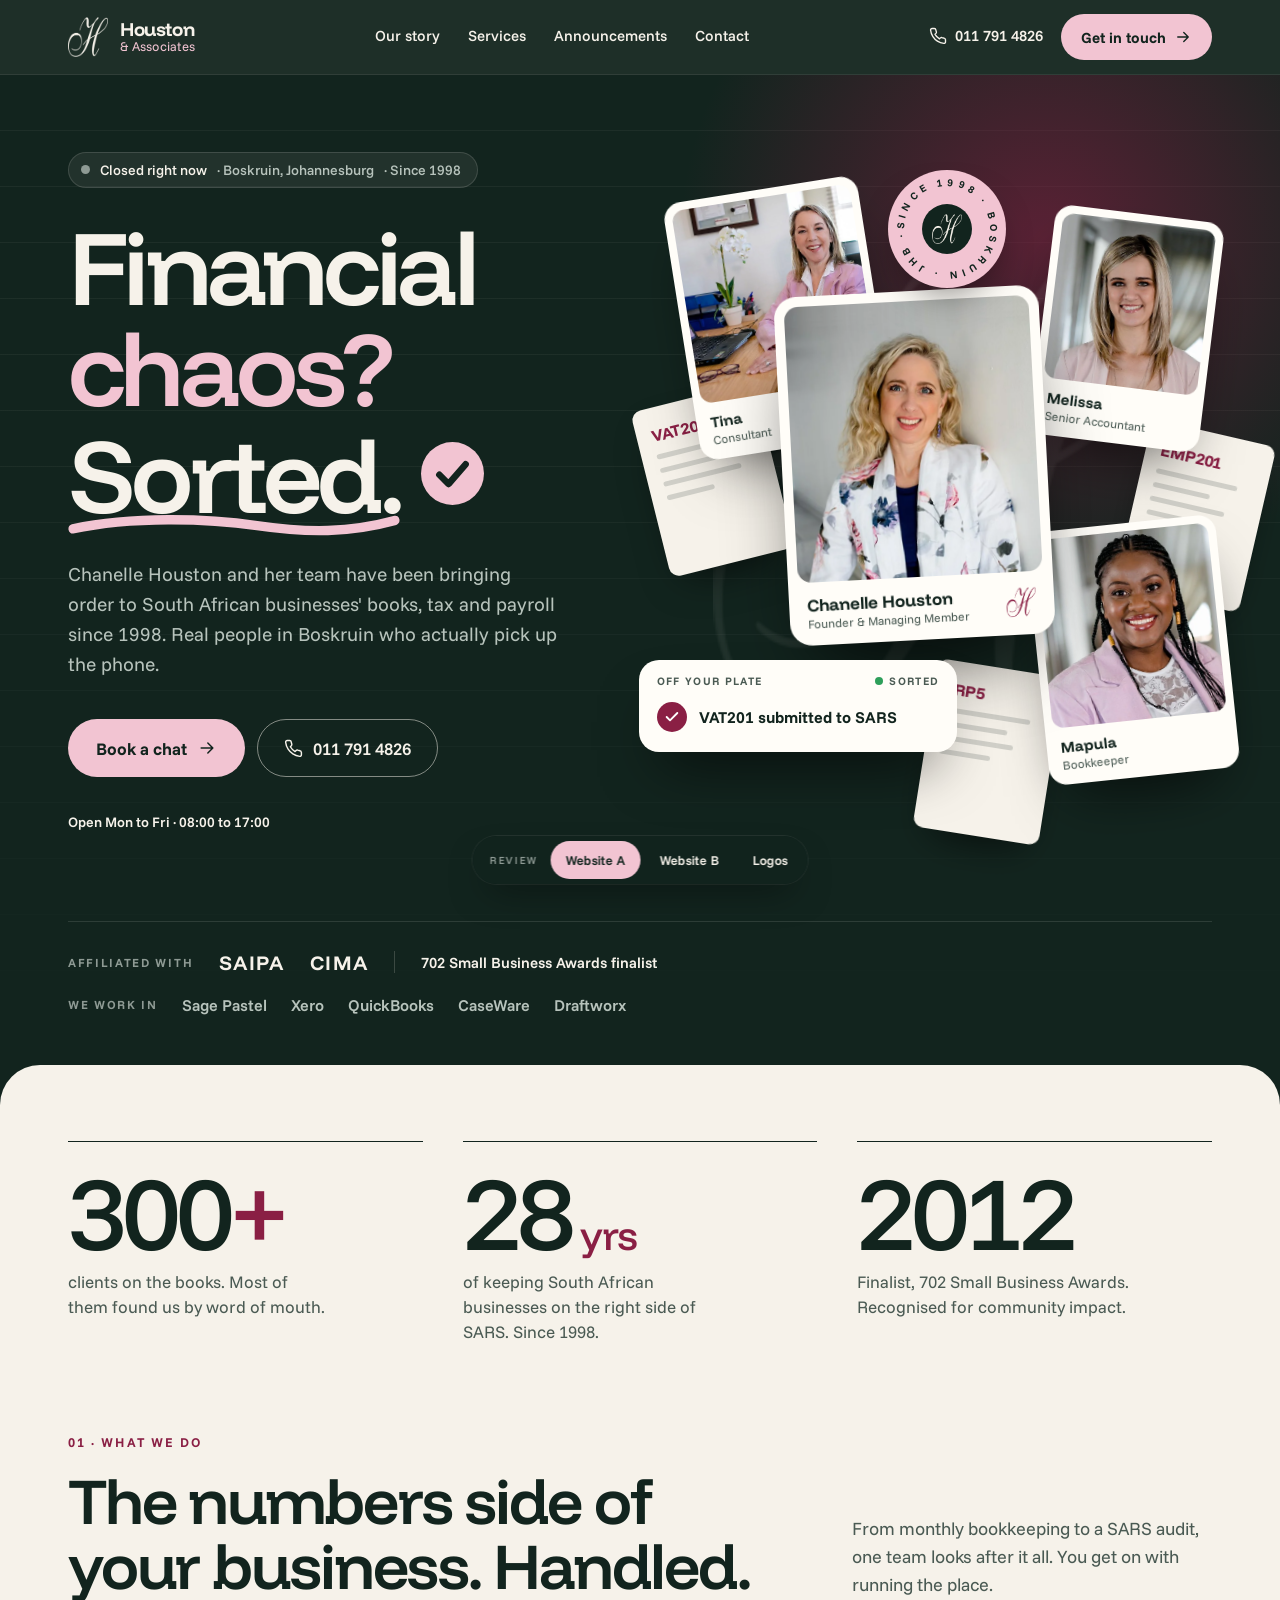
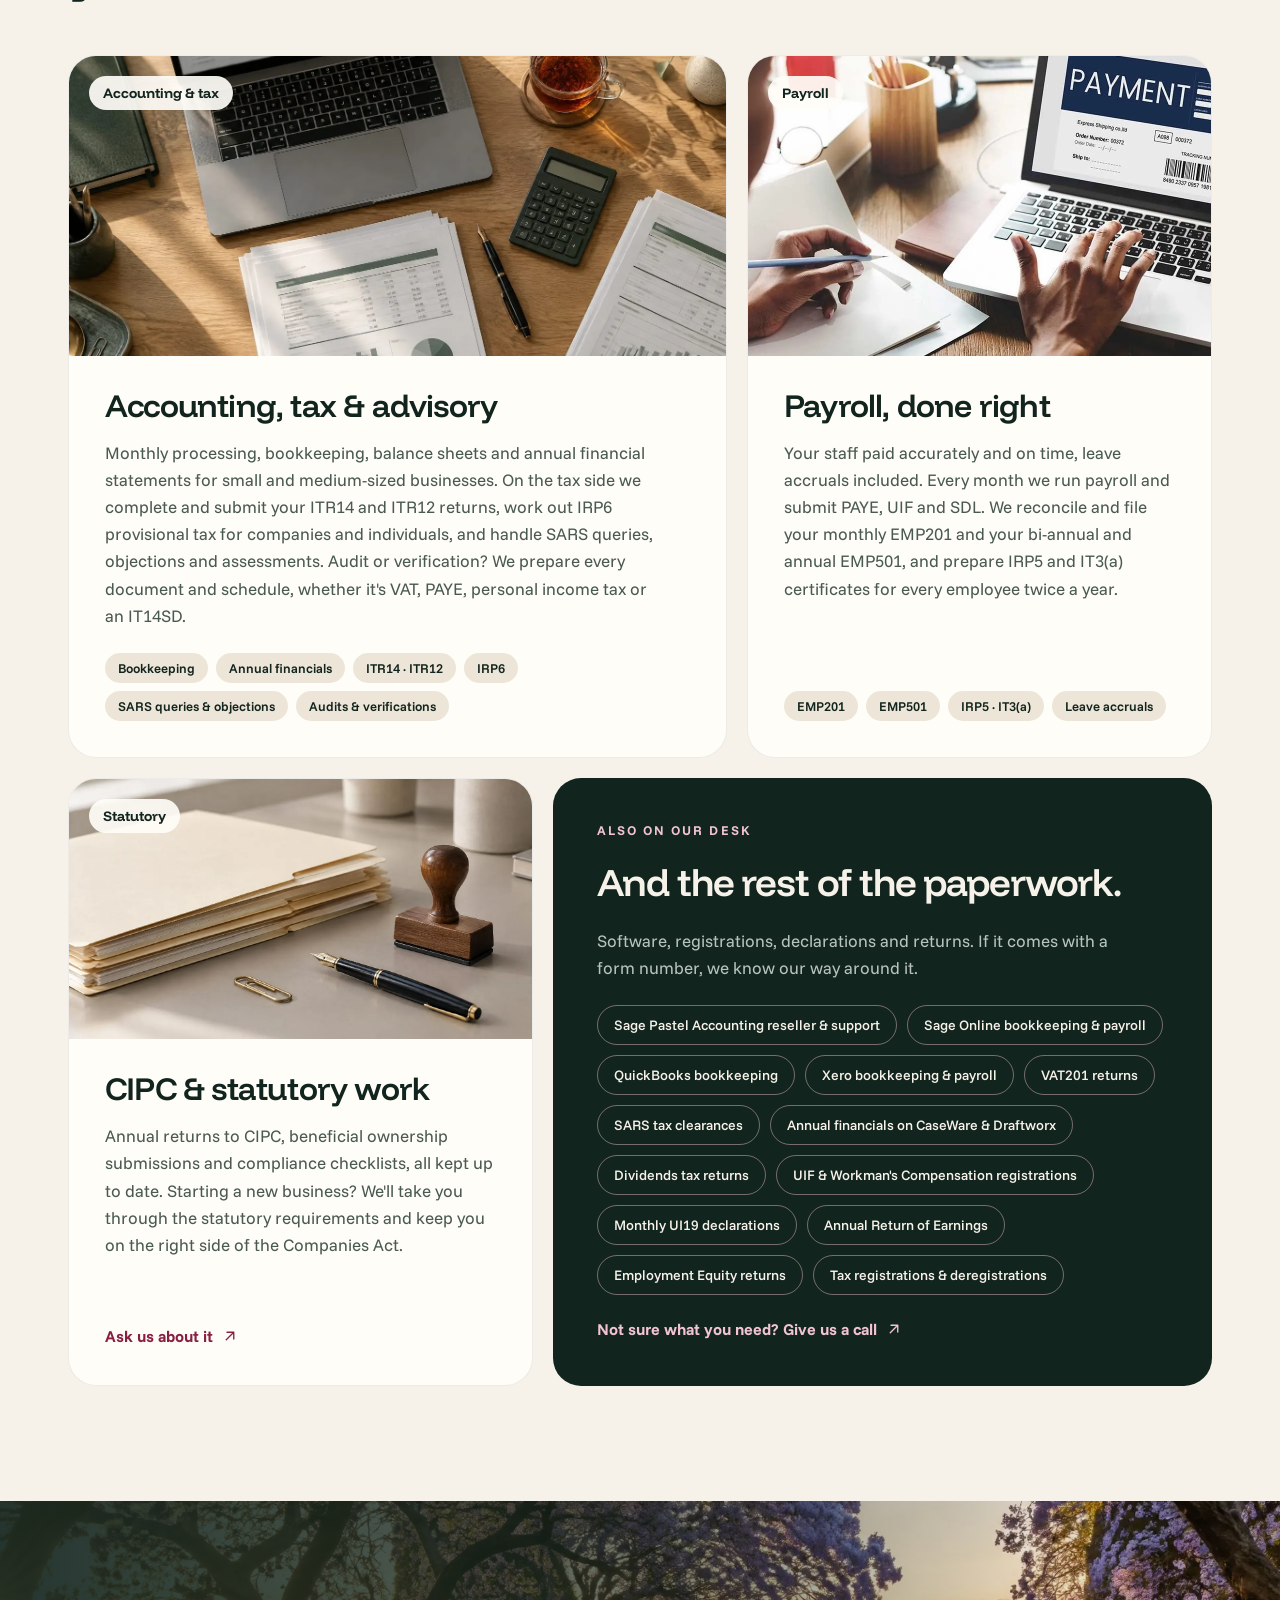
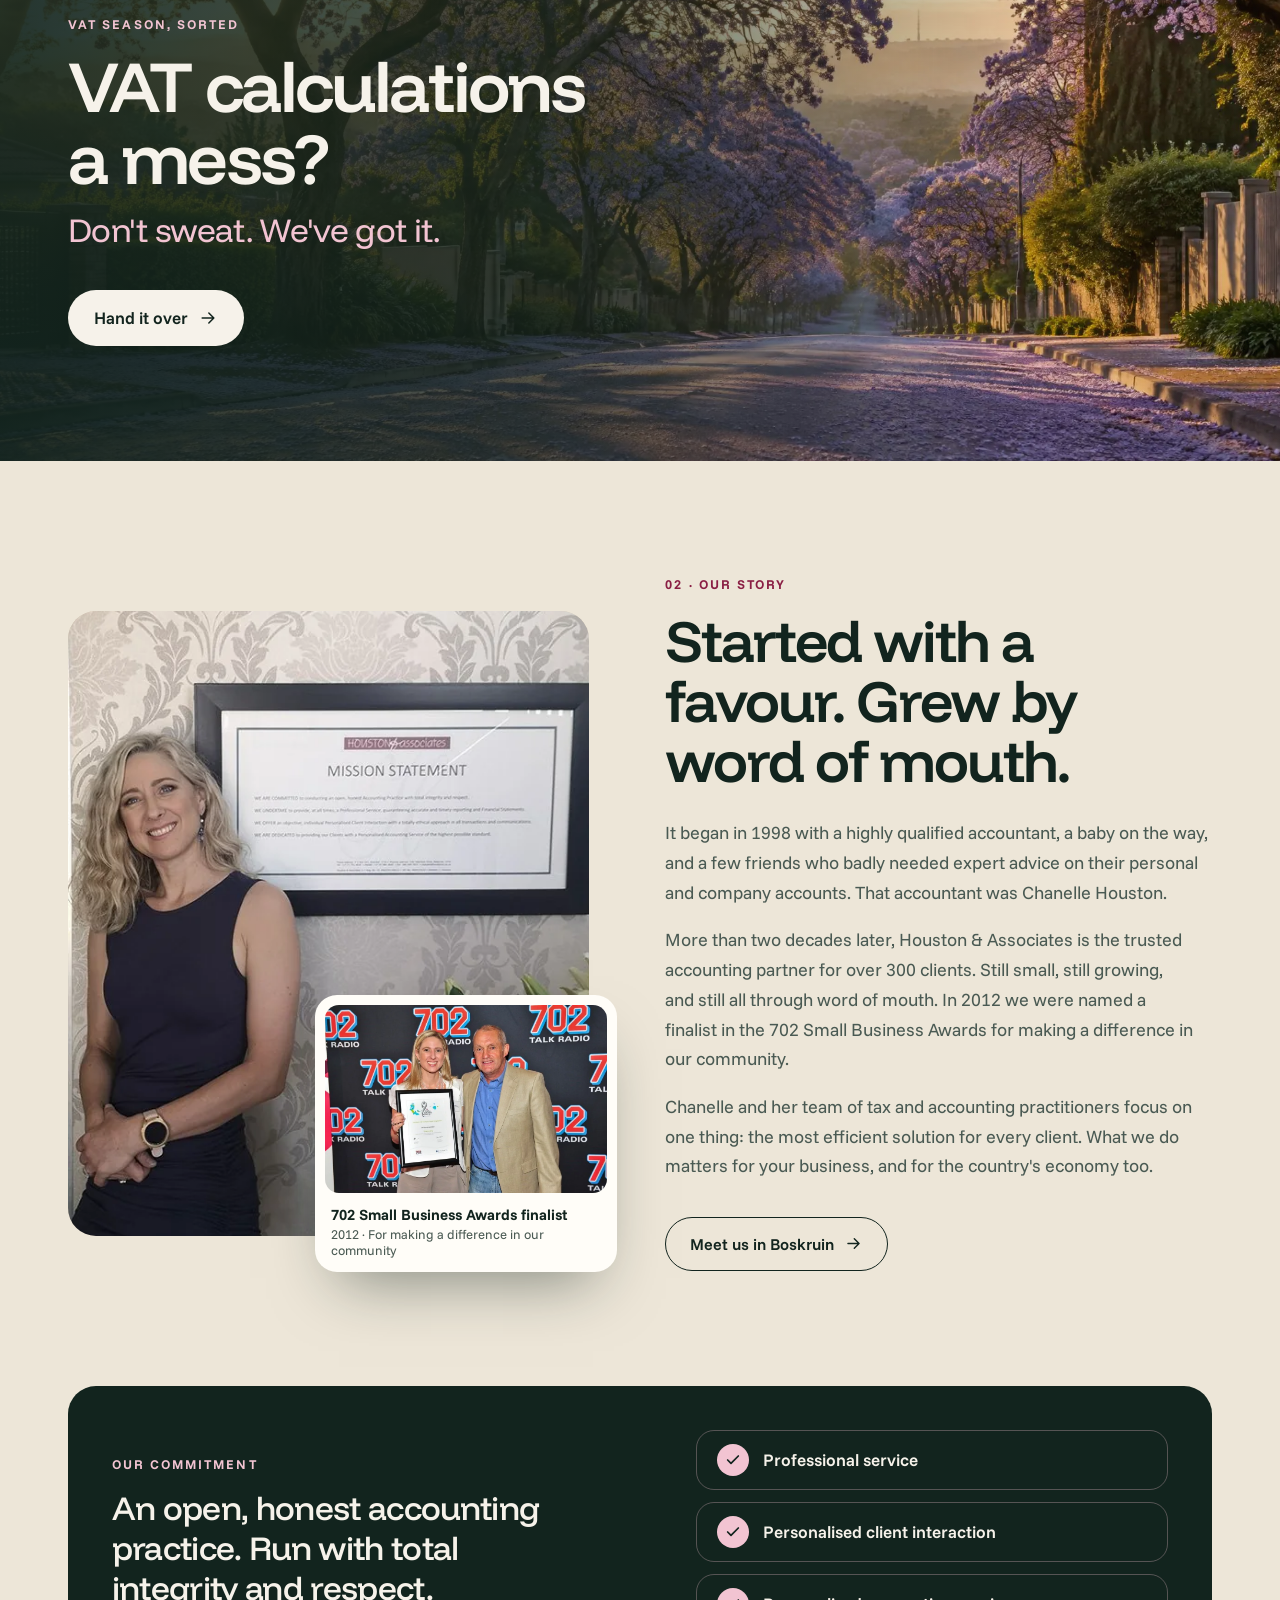
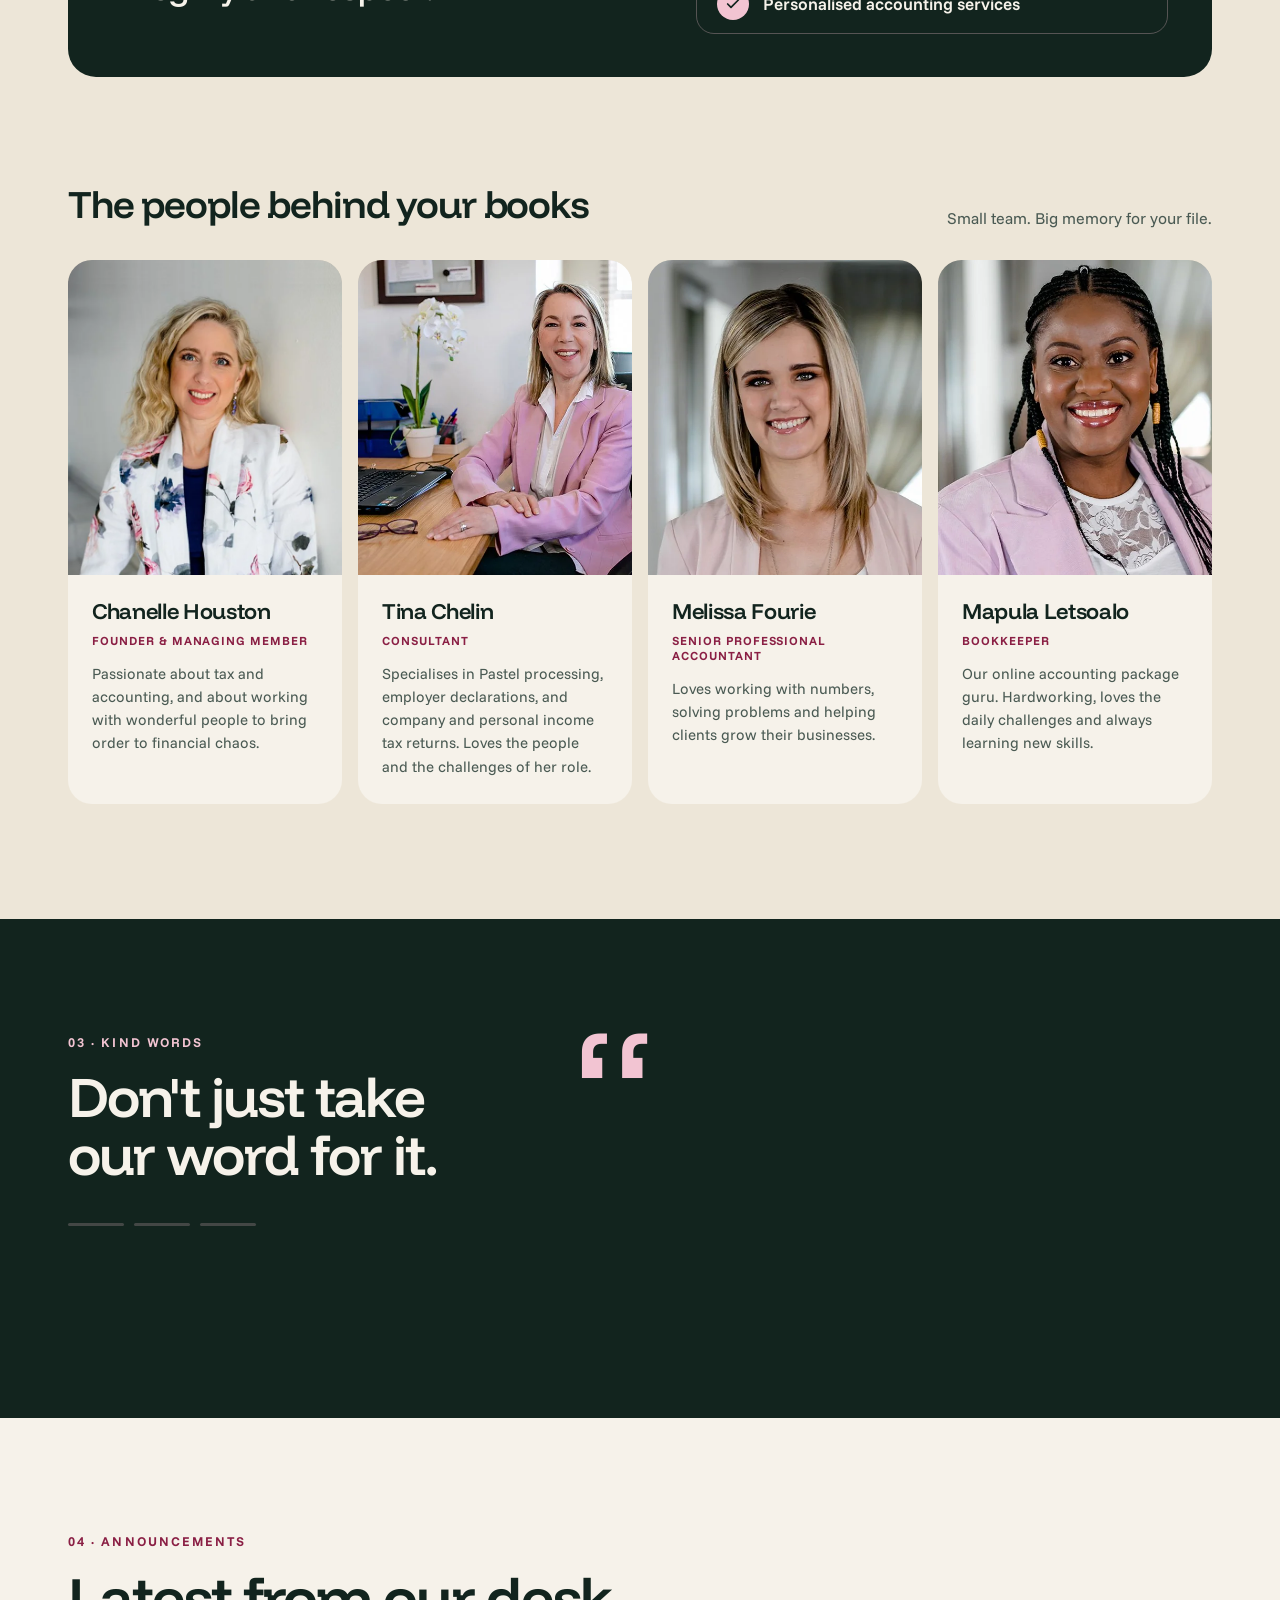
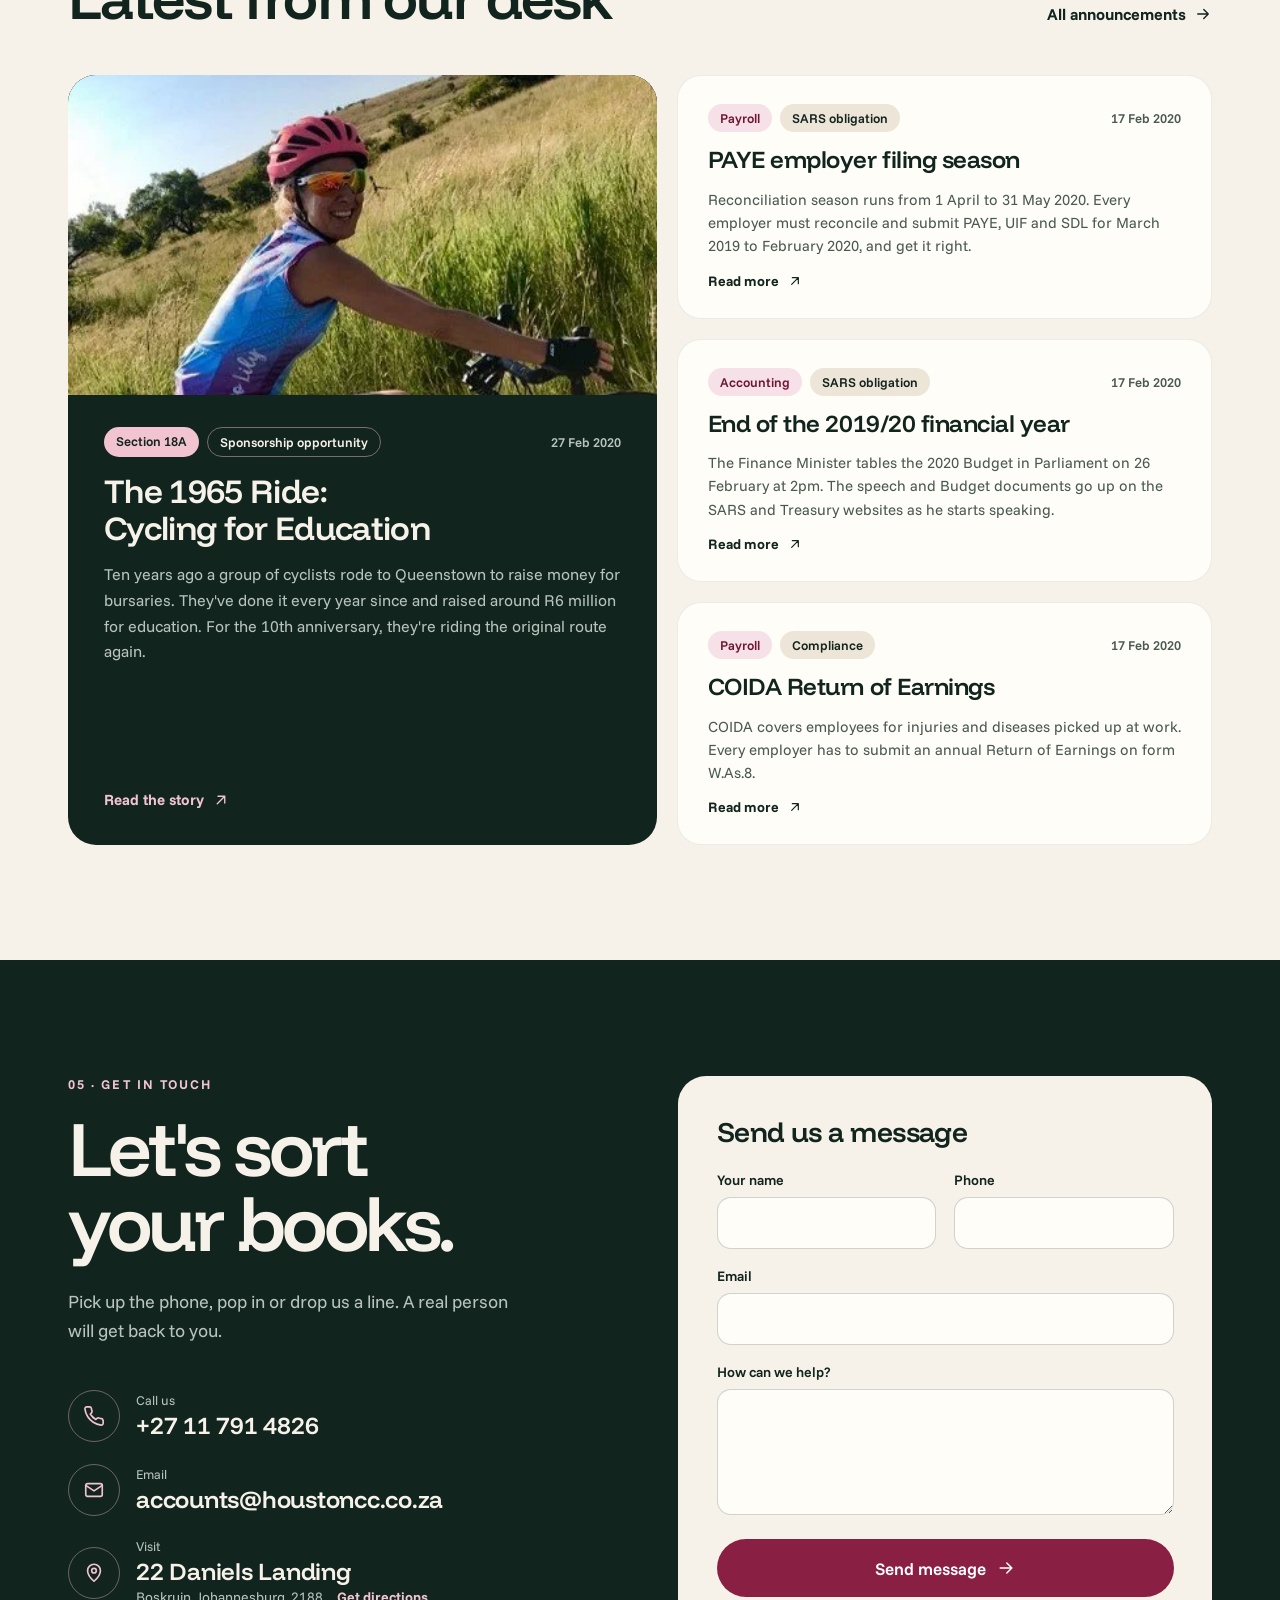
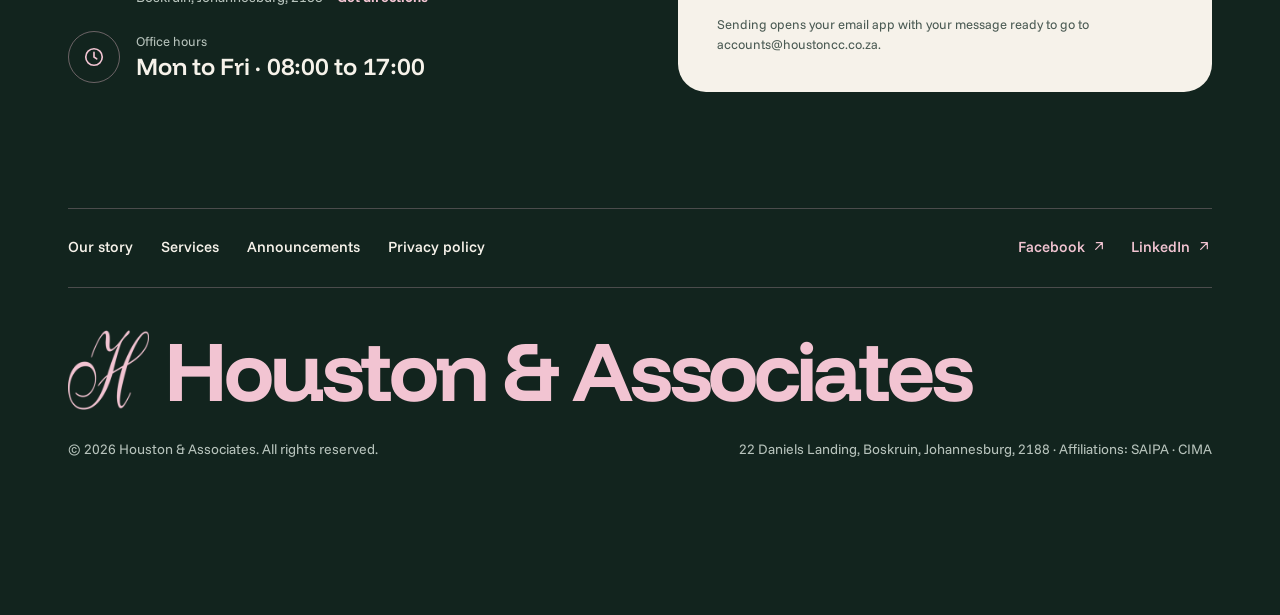
<file: index.html>
<!doctype html>
<html lang="en-ZA">
<head>
<meta charset="utf-8">
<meta name="viewport" content="width=device-width, initial-scale=1">
<title>Houston &amp; Associates | Accountants in Boskruin, Johannesburg</title>
<meta name="description" content="Houston &amp; Associates: accounting, tax and payroll for South African small businesses since 1998. Bookkeeping, SARS returns, VAT201, EMP201, CIPC and more, from a real team in Boskruin, Johannesburg.">
<link rel="canonical" href="https://www.houstoncc.co.za/">
<meta name="theme-color" content="#12241E">

<meta property="og:type" content="website">
<meta property="og:locale" content="en_ZA">
<meta property="og:site_name" content="Houston &amp; Associates">
<meta property="og:title" content="Financial chaos? Sorted. | Houston &amp; Associates">
<meta property="og:description" content="Accounting, tax and payroll for South African small businesses since 1998. Real people in Boskruin who pick up the phone.">
<meta property="og:url" content="https://www.houstoncc.co.za/">
<meta property="og:image" content="https://www.houstoncc.co.za/assets/img/og-image.jpg">
<meta property="og:image:width" content="1200">
<meta property="og:image:height" content="630">
<meta property="og:image:alt" content="Houston &amp; Associates: Financial chaos? Sorted.">
<meta name="twitter:card" content="summary_large_image">

<link rel="icon" href="favicon.ico" sizes="any">
<link rel="icon" type="image/png" sizes="32x32" href="favicon-32.png">
<link rel="apple-touch-icon" href="apple-touch-icon.png">
<link rel="manifest" href="site.webmanifest">

<link rel="preload" href="assets/fonts/funnel-display-latin-wght-normal.woff2" as="font" type="font/woff2" crossorigin>
<link rel="preload" href="assets/fonts/funnel-sans-latin-wght-normal.woff2" as="font" type="font/woff2" crossorigin>
<link rel="stylesheet" href="assets/css/site.css">
<script src="assets/js/site.js" defer></script>
<script src="assets/review-bar.js" defer></script>

<script type="application/ld+json">
{
  "@context": "https://schema.org",
  "@type": "AccountingService",
  "name": "Houston & Associates",
  "description": "Accounting, tax, payroll and CIPC services for South African small and medium-sized businesses.",
  "url": "https://www.houstoncc.co.za/",
  "logo": "https://www.houstoncc.co.za/assets/img/icon-512.png",
  "image": "https://www.houstoncc.co.za/assets/img/og-image.jpg",
  "telephone": "+27117914826",
  "email": "accounts@houstoncc.co.za",
  "foundingDate": "1998",
  "founder": { "@type": "Person", "name": "Chanelle Houston" },
  "address": {
    "@type": "PostalAddress",
    "streetAddress": "22 Daniels Landing",
    "addressLocality": "Boskruin, Johannesburg",
    "addressRegion": "Gauteng",
    "postalCode": "2188",
    "addressCountry": "ZA"
  },
  "geo": { "@type": "GeoCoordinates", "latitude": -26.09557, "longitude": 27.94600 },
  "openingHoursSpecification": [{
    "@type": "OpeningHoursSpecification",
    "dayOfWeek": ["Monday", "Tuesday", "Wednesday", "Thursday", "Friday"],
    "opens": "08:00",
    "closes": "17:00"
  }],
  "areaServed": "ZA",
  "sameAs": [
    "https://www.facebook.com/houstoncc/",
    "https://www.linkedin.com/company/houston-and-associates/"
  ]
}
</script>
</head>
<body>
<div class="hna" style="background: #F6F2EA; overflow-x: clip; min-height: 100vh">

<a class="hna-skip" href="#main">Skip to content</a>

<!-- ================= NAV ================= -->
<header class="hna-header" style="position: sticky; top: 0; z-index: 50; background: rgba(18, 36, 30, 0.95); backdrop-filter: blur(14px); -webkit-backdrop-filter: blur(14px); border-bottom: 1px solid rgba(246, 242, 234, 0.08)">
<nav aria-label="Main" style="max-width: 1240px; margin: 0 auto; padding: 14px clamp(16px, 4vw, 48px); display: flex; flex-wrap: wrap; align-items: center; justify-content: space-between; gap: 12px 32px">
<a href="#top" aria-label="Houston and Associates home" style="display: flex; align-items: center; gap: 12px; color: #F6F2EA">
<img src="assets/img/monogram-cream.png" alt="" style="display: block; width: 40px; height: 40px; object-fit: contain">
<span style="display: flex; flex-direction: column; line-height: 1.05">
<span class="hna-disp" style="font-size: 19px; font-weight: 700; letter-spacing: -0.02em">Houston</span>
<span style="font-size: 13px; color: #F2C4D2; letter-spacing: 0.02em">&amp; Associates</span>
</span>
</a>
<div class="hna-navlinks" id="hna-menu" style="display: flex; flex-wrap: wrap; align-items: center; justify-content: center; gap: 8px 28px; font-size: 15px; font-weight: 500">
<a class="hna-link" href="#story" style="color: #F6F2EA">Our story</a>
<a class="hna-link" href="#services" style="color: #F6F2EA">Services</a>
<a class="hna-link" href="#news" style="color: #F6F2EA">Announcements</a>
<a class="hna-link" href="#contact" style="color: #F6F2EA">Contact</a>
</div>
<div style="display: flex; align-items: center; gap: 18px">
<a class="hna-link hna-hdr-phone" href="tel:+27117914826" style="display: flex; align-items: center; gap: 8px; color: #F6F2EA; font-size: 15px; font-weight: 600">
<svg class="hna-i" width="18" height="18" viewBox="0 0 24 24" aria-hidden="true"><path d="M22 16.9v3a2 2 0 0 1-2.2 2 19.8 19.8 0 0 1-8.6-3.1 19.5 19.5 0 0 1-6-6A19.8 19.8 0 0 1 2.1 4.2 2 2 0 0 1 4.1 2h3a2 2 0 0 1 2 1.7c.1.9.4 1.8.7 2.7a2 2 0 0 1-.5 2.1L8 9.8a16 16 0 0 0 6 6l1.3-1.3a2 2 0 0 1 2.1-.4c.9.3 1.8.6 2.7.7a2 2 0 0 1 1.7 2z"></path></svg>
011 791 4826
</a>
<a class="hna-btn hna-hdr-cta" href="#contact" style="display: inline-flex; align-items: center; gap: 8px; min-height: 46px; padding: 0 20px; border-radius: 999px; background: #F2C4D2; color: #12241E; font-size: 15px; font-weight: 700">
Get in touch
<svg class="hna-i hna-arr" width="18" height="18" viewBox="0 0 24 24" aria-hidden="true"><path d="M5 12h14M13 6l6 6-6 6"></path></svg>
</a>
<button class="hna-menubtn" type="button" aria-expanded="false" aria-controls="hna-menu" aria-label="Menu"><svg class="hna-i hna-bars" width="22" height="22" viewBox="0 0 24 24" aria-hidden="true"><path d="M4 7h16M4 12h16M4 17h16"></path></svg><svg class="hna-i hna-x" width="22" height="22" viewBox="0 0 24 24" aria-hidden="true"><path d="M6 6l12 12M18 6L6 18"></path></svg></button>
</div>
</nav>
</header>

<main id="main">

<!-- ================= HERO ================= -->
<section id="top" style="position: relative; overflow: hidden; background: #12241E; color: #F6F2EA; padding: clamp(48px, 6vw, 88px) 0 clamp(80px, 7vw, 108px)">
<div aria-hidden="true" style="position: absolute; inset: 0; background-image: repeating-linear-gradient(to bottom, transparent 0 55px, rgba(246, 242, 234, 0.05) 55px 56px); -webkit-mask-image: linear-gradient(to bottom, #000 30%, transparent); mask-image: linear-gradient(to bottom, #000 30%, transparent)"></div>
<div class="hna-orb" aria-hidden="true" style="position: absolute; right: -12%; top: -22%; width: 780px; height: 780px; border-radius: 50%; background: radial-gradient(circle, rgba(138, 31, 68, 0.6) 0%, rgba(138, 31, 68, 0) 66%)"></div>

<div class="hna-hero" style="position: relative; max-width: 1240px; margin: 0 auto; padding: 0 clamp(16px, 4vw, 48px); display: grid; grid-template-columns: 1.05fr 1fr; gap: 56px; align-items: center">

<div>
<div class="hna-in" style="display: inline-flex; flex-wrap: wrap; align-items: center; gap: 10px; padding: 8px 16px 8px 12px; border-radius: 999px; background: rgba(246, 242, 234, 0.07); border: 1px solid rgba(246, 242, 234, 0.14); font-size: 14px; font-weight: 500">
<span data-when="open" style="display: none; align-items: center; gap: 10px"><span class="hna-pulse" style="display: block; width: 9px; height: 9px; border-radius: 50%; background: #2E9F5A"></span><span>Open now</span></span>
<span data-when="closed" style="display: none; align-items: center; gap: 10px"><span style="display: block; width: 9px; height: 9px; border-radius: 50%; background: #8E9A94"></span><span>Closed right now</span></span>
<span style="color: #B7C3BC">· Boskruin, Johannesburg</span><span class="hna-hide-sm" style="color: #B7C3BC">· Since 1998</span>
</div>

<h1 aria-label="Financial chaos? Sorted." style="margin: 28px 0 0; font-size: clamp(60px, 8.2vw, 132px); font-weight: 600; line-height: 0.96; letter-spacing: -0.045em; color: #F6F2EA">
<span class="hna-in hna-d1" aria-hidden="true" style="display: block">Financial</span>
<span class="hna-in hna-d2" aria-hidden="true" style="display: block; color: #F2C4D2"><span class="hna-ch">c</span><span class="hna-ch">h</span><span class="hna-ch">a</span><span class="hna-ch">o</span><span class="hna-ch">s</span><span class="hna-ch">?</span></span>
<span class="hna-in hna-d5" aria-hidden="true" style="display: flex; align-items: center; gap: 0.2em; width: max-content; margin-top: 0.06em">
<span style="position: relative; isolation: isolate">Sorted.<svg aria-hidden="true" viewBox="0 0 360 24" preserveAspectRatio="none" style="position: absolute; left: 0; bottom: -0.12em; width: 100%; height: 0.24em; z-index: -1"><path class="hna-squig" d="M5 16 C 70 4, 150 6, 205 13 S 305 20, 355 8"></path></svg></span>
<svg class="hna-pop" viewBox="0 0 48 48" aria-hidden="true" style="flex: none; width: 0.6em; height: 0.6em"><circle cx="24" cy="24" r="24" fill="#F2C4D2"></circle><path class="hna-tick" d="M14 25l7 7 13-15" fill="none" stroke="#12241E" stroke-width="5" stroke-linecap="round" stroke-linejoin="round"></path></svg>
</span>
</h1>

<p class="hna-in hna-d3" style="margin: 36px 0 0; max-width: 500px; font-size: clamp(18px, 1.5vw, 21px); line-height: 1.55; color: #B7C3BC">Chanelle Houston and her team have been bringing order to South African businesses' books, tax and payroll since 1998. Real people in Boskruin who actually pick up the phone.</p>

<div class="hna-in hna-d4" style="margin-top: 40px; display: flex; flex-wrap: wrap; gap: 12px">
<a class="hna-btn" href="#contact" style="display: inline-flex; align-items: center; gap: 10px; min-height: 58px; padding: 0 28px; border-radius: 999px; background: #F2C4D2; color: #12241E; font-size: 17px; font-weight: 700">
Book a chat
<svg class="hna-i hna-arr" width="20" height="20" viewBox="0 0 24 24" aria-hidden="true"><path d="M5 12h14M13 6l6 6-6 6"></path></svg>
</a>
<a class="hna-btn hna-ghost-d" href="tel:+27117914826" style="display: inline-flex; align-items: center; gap: 10px; min-height: 58px; padding: 0 26px; border-radius: 999px; border: 1.5px solid rgba(246, 242, 234, 0.5); color: #F6F2EA; font-size: 17px; font-weight: 600">
<svg class="hna-i" width="19" height="19" viewBox="0 0 24 24" aria-hidden="true"><path d="M22 16.9v3a2 2 0 0 1-2.2 2 19.8 19.8 0 0 1-8.6-3.1 19.5 19.5 0 0 1-6-6A19.8 19.8 0 0 1 2.1 4.2 2 2 0 0 1 4.1 2h3a2 2 0 0 1 2 1.7c.1.9.4 1.8.7 2.7a2 2 0 0 1-.5 2.1L8 9.8a16 16 0 0 0 6 6l1.3-1.3a2 2 0 0 1 2.1-.4c.9.3 1.8.6 2.7.7a2 2 0 0 1 1.7 2z"></path></svg>
011 791 4826
</a>
</div>

<p class="hna-in hna-d4" style="margin: 36px 0 0; display: flex; flex-wrap: wrap; align-items: center; gap: 8px 18px; font-size: 14px; color: #B7C3BC">
<span style="font-weight: 600; color: #F6F2EA">Open Mon to Fri · 08:00 to 17:00</span>
</p>
</div>

<div class="hna-pin" style="position: relative; width: 100%; aspect-ratio: 560 / 640">

<img class="hna-sway" src="assets/img/monogram-cream.png" alt="" aria-hidden="true" style="position: absolute; left: 6%; top: 4%; width: 88%; height: 92%; object-fit: contain; opacity: 0.07">

<div class="hna-in hna-d2 hna-hide-sm" aria-hidden="true" style="position: absolute; left: -6%; top: 34%; width: 24%; rotate: -14deg; z-index: 1">
<div class="hna-doc" style="aspect-ratio: 3 / 4; border-radius: 10px; background: #F6F2EA; box-shadow: 0 20px 40px -18px rgba(0, 0, 0, 0.7); padding: 14% 12%; display: flex; flex-direction: column; gap: 9px">
<span class="hna-disp" style="font-size: 16px; font-weight: 800; letter-spacing: -0.01em; color: #8A1F44">VAT201</span>
<span style="height: 5px; width: 90%; border-radius: 3px; background: rgba(18, 36, 30, 0.16)"></span>
<span style="height: 5px; width: 70%; border-radius: 3px; background: rgba(18, 36, 30, 0.16)"></span>
<span style="height: 5px; width: 82%; border-radius: 3px; background: rgba(18, 36, 30, 0.16)"></span>
<span style="height: 5px; width: 50%; border-radius: 3px; background: rgba(18, 36, 30, 0.16)"></span>
</div>
</div>
<div class="hna-in hna-d3 hna-hide-sm" aria-hidden="true" style="position: absolute; right: -9%; top: 40%; width: 24%; rotate: 13deg; z-index: 1">
<div class="hna-doc hna-doc2" style="aspect-ratio: 3 / 4; border-radius: 10px; background: #F6F2EA; box-shadow: 0 20px 40px -18px rgba(0, 0, 0, 0.7); padding: 14% 12%; display: flex; flex-direction: column; gap: 9px">
<span class="hna-disp" style="font-size: 16px; font-weight: 800; letter-spacing: -0.01em; color: #8A1F44">EMP201</span>
<span style="height: 5px; width: 85%; border-radius: 3px; background: rgba(18, 36, 30, 0.16)"></span>
<span style="height: 5px; width: 60%; border-radius: 3px; background: rgba(18, 36, 30, 0.16)"></span>
<span style="height: 5px; width: 78%; border-radius: 3px; background: rgba(18, 36, 30, 0.16)"></span>
<span style="height: 5px; width: 44%; border-radius: 3px; background: rgba(18, 36, 30, 0.16)"></span>
</div>
</div>
<div class="hna-in hna-d4 hna-hide-sm" aria-hidden="true" style="position: absolute; left: 46%; bottom: -7%; width: 24%; rotate: 9deg; z-index: 1">
<div class="hna-doc hna-doc3" style="aspect-ratio: 3 / 4; border-radius: 10px; background: #F6F2EA; box-shadow: 0 20px 40px -18px rgba(0, 0, 0, 0.7); padding: 14% 12%; display: flex; flex-direction: column; gap: 9px">
<span class="hna-disp" style="font-size: 16px; font-weight: 800; letter-spacing: -0.01em; color: #8A1F44">IRP5</span>
<span style="height: 5px; width: 88%; border-radius: 3px; background: rgba(18, 36, 30, 0.16)"></span>
<span style="height: 5px; width: 66%; border-radius: 3px; background: rgba(18, 36, 30, 0.16)"></span>
<span style="height: 5px; width: 74%; border-radius: 3px; background: rgba(18, 36, 30, 0.16)"></span>
<span style="height: 5px; width: 52%; border-radius: 3px; background: rgba(18, 36, 30, 0.16)"></span>
</div>
</div>

<div class="hna-pc hna-spa" style="position: absolute; left: 0; top: 0; width: 37%; rotate: -9deg; z-index: 2">
<div class="hna-deal hna-dl1" style="--hna-r: -28deg">
<figure class="hna-float3" style="margin: 0; padding: 8px 8px 0; border-radius: 18px; background: #FFFDF8; box-shadow: 0 30px 60px -24px rgba(0, 0, 0, 0.7); color: #12241E">
<img src="assets/img/tina-chelin.webp" alt="Tina Chelin" style="display: block; width: 100%; aspect-ratio: 1 / 1.08; object-fit: cover; object-position: 62% 25%; border-radius: 12px">
<figcaption style="display: flex; flex-direction: column; gap: 1px; padding: 10px 6px 12px"><span class="hna-disp" style="font-size: 15px; font-weight: 700">Tina</span><span style="font-size: 12px; color: #4A5A53">Consultant</span></figcaption>
</figure>
</div>
</div>

<div class="hna-pc hna-spb" style="position: absolute; right: 0; top: 4%; width: 32%; rotate: 7deg; z-index: 3">
<div class="hna-deal hna-dl2" style="--hna-r: 30deg">
<figure class="hna-float4" style="margin: 0; padding: 8px 8px 0; border-radius: 18px; background: #FFFDF8; box-shadow: 0 30px 60px -24px rgba(0, 0, 0, 0.7); color: #12241E">
<img src="assets/img/melissa-fourie.webp" alt="Melissa Fourie" style="display: block; width: 100%; aspect-ratio: 1 / 1.08; object-fit: cover; object-position: 50% 25%; border-radius: 12px">
<figcaption style="display: flex; flex-direction: column; gap: 1px; padding: 10px 6px 12px"><span class="hna-disp" style="font-size: 15px; font-weight: 700">Melissa</span><span style="font-size: 12px; color: #4A5A53">Senior Accountant</span></figcaption>
</figure>
</div>
</div>

<div class="hna-pc hna-spc" style="position: absolute; right: -3%; bottom: 3%; width: 36%; rotate: -6deg; z-index: 3">
<div class="hna-deal hna-dl3" style="--hna-r: 24deg">
<figure class="hna-float2" style="margin: 0; padding: 8px 8px 0; border-radius: 18px; background: #FFFDF8; box-shadow: 0 30px 60px -24px rgba(0, 0, 0, 0.7); color: #12241E">
<img src="assets/img/mapula-letsoalo.webp" alt="Mapula Letsoalo" style="display: block; width: 100%; aspect-ratio: 1 / 1.08; object-fit: cover; object-position: 50% 20%; border-radius: 12px">
<figcaption style="display: flex; flex-direction: column; gap: 1px; padding: 10px 6px 12px"><span class="hna-disp" style="font-size: 15px; font-weight: 700">Mapula</span><span style="font-size: 12px; color: #4A5A53">Bookkeeper</span></figcaption>
</figure>
</div>
</div>

<div class="hna-pc hna-spd" style="position: absolute; left: 19%; top: 17%; width: 50%; rotate: -3deg; z-index: 4">
<div class="hna-deal hna-dl4" style="--hna-r: -14deg">
<figure class="hna-float" style="margin: 0; padding: 10px 10px 0; border-radius: 22px; background: #FFFDF8; box-shadow: 0 40px 80px -28px rgba(0, 0, 0, 0.8); color: #12241E">
<img src="assets/img/chanelle-houston.webp" fetchpriority="high" alt="Chanelle Houston, founder" style="display: block; width: 100%; aspect-ratio: 4 / 4.5; object-fit: cover; object-position: 50% 15%; border-radius: 14px">
<figcaption style="display: flex; align-items: center; justify-content: space-between; gap: 10px; padding: 12px 8px 14px">
<span style="display: flex; flex-direction: column; gap: 1px"><span class="hna-disp" style="font-size: 17px; font-weight: 700">Chanelle Houston</span><span style="font-size: 12px; color: #4A5A53">Founder &amp; Managing Member</span></span>
<img src="assets/img/monogram-wine.png" alt="" aria-hidden="true" style="width: 30px; height: 30px; object-fit: contain">
</figcaption>
</figure>
</div>
</div>

<div class="hna-in hna-d3" aria-hidden="true" style="position: absolute; left: 39%; top: -3%; width: 118px; height: 118px; z-index: 5">
<div style="position: relative; width: 100%; height: 100%; border-radius: 50%; background: #F2C4D2; display: grid; place-items: center; box-shadow: 0 20px 40px -18px rgba(0, 0, 0, 0.6)">
<svg class="hna-spin" viewBox="0 0 120 120" style="position: absolute; inset: 0; width: 100%; height: 100%"><defs><path id="hna-ring" d="M60,60 m-44,0 a44,44 0 1,1 88,0 a44,44 0 1,1 -88,0"></path></defs><text style="font-size: 10.5px; font-weight: 700; fill: #12241E; letter-spacing: 1px"><textPath href="#hna-ring" textLength="272" lengthAdjust="spacing">SINCE 1998 · BOSKRUIN · JHB · </textPath></text></svg>
<span style="position: relative; width: 50px; height: 50px; border-radius: 50%; background: #12241E; display: grid; place-items: center"><img src="assets/img/monogram-cream.png" alt="" style="width: 30px; height: 30px; object-fit: contain"></span>
</div>
</div>

<div class="hna-toast hna-hide-sm hna-in hna-d5" style="position: absolute; left: -8%; bottom: 7%; width: 60%; z-index: 6">
<div class="hna-float2" style="display: flex; flex-direction: column; gap: 6px; padding: 14px 18px 12px; border-radius: 20px; background: #FFFDF8; color: #12241E; box-shadow: 0 30px 60px -24px rgba(0, 0, 0, 0.75)">
<span style="display: flex; justify-content: space-between; align-items: center; gap: 12px; font-size: 11px; font-weight: 700; letter-spacing: 0.12em; text-transform: uppercase; color: #4A5A53"><span>Off your plate</span><span style="display: flex; align-items: center; gap: 6px"><span class="hna-pulse" style="display: block; width: 8px; height: 8px; border-radius: 50%; background: #2E9F5A"></span>Sorted</span></span>
<div aria-label="VAT201 returns, payroll, EMP201, CIPC annual returns and IRP5 certificates" style="font-size: 40px; height: 1.15em; overflow: hidden">
<div class="hna-words" aria-hidden="true">
<div style="height: 1.15em; display: flex; align-items: center; gap: 12px"><span style="flex: none; width: 30px; height: 30px; border-radius: 50%; background: #8A1F44; color: #FFFFFF; display: grid; place-items: center"><svg class="hna-i" width="16" height="16" viewBox="0 0 24 24" style="stroke-width: 2.8"><path d="M20 6L9 17l-5-5"></path></svg></span><span style="font-size: 16px; font-weight: 700">VAT201 submitted to SARS</span></div>
<div style="height: 1.15em; display: flex; align-items: center; gap: 12px"><span style="flex: none; width: 30px; height: 30px; border-radius: 50%; background: #8A1F44; color: #FFFFFF; display: grid; place-items: center"><svg class="hna-i" width="16" height="16" viewBox="0 0 24 24" style="stroke-width: 2.8"><path d="M20 6L9 17l-5-5"></path></svg></span><span style="font-size: 16px; font-weight: 700">Payroll run, staff paid</span></div>
<div style="height: 1.15em; display: flex; align-items: center; gap: 12px"><span style="flex: none; width: 30px; height: 30px; border-radius: 50%; background: #8A1F44; color: #FFFFFF; display: grid; place-items: center"><svg class="hna-i" width="16" height="16" viewBox="0 0 24 24" style="stroke-width: 2.8"><path d="M20 6L9 17l-5-5"></path></svg></span><span style="font-size: 16px; font-weight: 700">EMP201 filed</span></div>
<div style="height: 1.15em; display: flex; align-items: center; gap: 12px"><span style="flex: none; width: 30px; height: 30px; border-radius: 50%; background: #8A1F44; color: #FFFFFF; display: grid; place-items: center"><svg class="hna-i" width="16" height="16" viewBox="0 0 24 24" style="stroke-width: 2.8"><path d="M20 6L9 17l-5-5"></path></svg></span><span style="font-size: 16px; font-weight: 700">CIPC annual return lodged</span></div>
<div style="height: 1.15em; display: flex; align-items: center; gap: 12px"><span style="flex: none; width: 30px; height: 30px; border-radius: 50%; background: #8A1F44; color: #FFFFFF; display: grid; place-items: center"><svg class="hna-i" width="16" height="16" viewBox="0 0 24 24" style="stroke-width: 2.8"><path d="M20 6L9 17l-5-5"></path></svg></span><span style="font-size: 16px; font-weight: 700">IRP5s issued to staff</span></div>
<div style="height: 1.15em; display: flex; align-items: center; gap: 12px"><span style="flex: none; width: 30px; height: 30px; border-radius: 50%; background: #8A1F44; color: #FFFFFF; display: grid; place-items: center"><svg class="hna-i" width="16" height="16" viewBox="0 0 24 24" style="stroke-width: 2.8"><path d="M20 6L9 17l-5-5"></path></svg></span><span style="font-size: 16px; font-weight: 700">VAT201 submitted to SARS</span></div>
</div>
</div>
</div>
</div>

</div>
</div>

<div style="position: relative; max-width: 1240px; margin: clamp(64px, 7vw, 104px) auto 0; padding: 0 clamp(16px, 4vw, 48px)">
<div class="hna-in hna-d5" style="display: flex; flex-wrap: wrap; align-items: center; justify-content: space-between; gap: 20px 48px; padding-top: 28px; border-top: 1px solid rgba(246, 242, 234, 0.12)">
<div style="display: flex; flex-wrap: wrap; align-items: center; gap: 10px 26px">
<span style="font-size: 12px; font-weight: 700; letter-spacing: 0.14em; text-transform: uppercase; color: #8E9A94">Affiliated with</span>
<span class="hna-disp" style="font-size: 20px; font-weight: 700; letter-spacing: 0.06em; color: #F6F2EA">SAIPA</span>
<span class="hna-disp" style="font-size: 20px; font-weight: 700; letter-spacing: 0.06em; color: #F6F2EA">CIMA</span>
<span aria-hidden="true" style="width: 1px; height: 22px; background: rgba(246, 242, 234, 0.18)"></span>
<span style="font-size: 15px; font-weight: 600; color: #F6F2EA">702 Small Business Awards finalist</span>
</div>
<div style="display: flex; flex-wrap: wrap; align-items: center; gap: 10px 24px">
<span style="font-size: 12px; font-weight: 700; letter-spacing: 0.14em; text-transform: uppercase; color: #8E9A94">We work in</span>
<span style="font-size: 16px; font-weight: 600; color: #B7C3BC">Sage Pastel</span>
<span style="font-size: 16px; font-weight: 600; color: #B7C3BC">Xero</span>
<span style="font-size: 16px; font-weight: 600; color: #B7C3BC">QuickBooks</span>
<span style="font-size: 16px; font-weight: 600; color: #B7C3BC">CaseWare</span>
<span style="font-size: 16px; font-weight: 600; color: #B7C3BC">Draftworx</span>
</div>
</div>
</div>
</section>

<!-- ================= STATS ================= -->
<section aria-label="At a glance" style="position: relative; z-index: 1; margin-top: -40px; border-radius: 40px 40px 0 0; background: #F6F2EA; padding: clamp(64px, 6vw, 96px) 0 clamp(64px, 7vw, 104px)">
<div style="max-width: 1240px; margin: 0 auto; padding: 0 clamp(16px, 4vw, 48px); display: grid; grid-template-columns: repeat(auto-fit, minmax(min(280px, 100%), 1fr)); gap: 40px">
<div class="hna-rise" style="display: flex; flex-direction: column; gap: 12px; padding-top: 24px; border-top: 1.5px solid #12241E">
<p class="hna-disp" style="margin: 0; font-size: clamp(72px, 8vw, 120px); font-weight: 500; line-height: 0.9; letter-spacing: -0.05em; font-variant-numeric: tabular-nums"><span class="hna-num" aria-hidden="true"></span><span class="hna-sr">300</span><span style="color: #8A1F44">+</span></p>
<p style="margin: 0; max-width: 260px; font-size: 17px; line-height: 1.45; color: #4A5A53">clients on the books. Most of them found us by word of mouth.</p>
</div>
<div class="hna-rise" style="display: flex; flex-direction: column; gap: 12px; padding-top: 24px; border-top: 1.5px solid #12241E">
<p class="hna-disp" style="margin: 0; font-size: clamp(72px, 8vw, 120px); font-weight: 500; line-height: 0.9; letter-spacing: -0.05em"><span data-years>28</span><span style="font-size: 0.4em; letter-spacing: -0.02em; color: #8A1F44"> yrs</span></p>
<p style="margin: 0; max-width: 260px; font-size: 17px; line-height: 1.45; color: #4A5A53">of keeping South African businesses on the right side of SARS. Since 1998.</p>
</div>
<div class="hna-rise" style="display: flex; flex-direction: column; gap: 12px; padding-top: 24px; border-top: 1.5px solid #12241E">
<p class="hna-disp" style="margin: 0; font-size: clamp(72px, 8vw, 120px); font-weight: 500; line-height: 0.9; letter-spacing: -0.05em">2012</p>
<p style="margin: 0; max-width: 280px; font-size: 17px; line-height: 1.45; color: #4A5A53">Finalist, 702 Small Business Awards. Recognised for community impact.</p>
</div>
</div>
</section>

<!-- ================= SERVICES ================= -->
<section id="services" style="padding: 0 0 clamp(80px, 9vw, 140px)">
<div style="max-width: 1240px; margin: 0 auto; padding: 0 clamp(16px, 4vw, 48px)">

<div class="hna-rise" style="display: flex; flex-wrap: wrap; align-items: flex-end; justify-content: space-between; gap: 24px 64px; margin-bottom: 56px">
<div style="max-width: 720px">
<p style="margin: 0 0 18px; font-size: 13px; font-weight: 700; letter-spacing: 0.16em; text-transform: uppercase; color: #8A1F44">01 · What we do</p>
<h2 style="margin: 0; font-size: clamp(40px, 5vw, 72px); font-weight: 600; line-height: 1.02; letter-spacing: -0.035em">The numbers side of your business. Handled.</h2>
</div>
<p style="margin: 0; max-width: 360px; font-size: 18px; line-height: 1.55; color: #4A5A53">From monthly bookkeeping to a SARS audit, one team looks after it all. You get on with running the place.</p>
</div>

<div class="hna-bento" style="display: grid; grid-template-columns: repeat(12, minmax(0, 1fr)); gap: 20px">

<article class="hna-card hna-rise" style="grid-column: span 7; display: flex; flex-direction: column; border-radius: 28px; overflow: hidden; background: #FFFDF8; border: 1px solid rgba(18, 36, 30, 0.08)">
<div style="position: relative; height: 300px; overflow: hidden">
<img loading="lazy" decoding="async" class="hna-zoom" src="assets/img/accounting-desk.webp" alt="An accountant's desk with a laptop, financial statements, a calculator and rooibos tea" style="display: block; width: 100%; height: 100%; object-fit: cover">
<span class="hna-disp" style="position: absolute; top: 20px; left: 20px; padding: 8px 14px; border-radius: 999px; background: rgba(255, 253, 248, 0.92); font-size: 14px; font-weight: 700">Accounting &amp; tax</span>
</div>
<div style="padding: 32px 36px 36px; display: flex; flex-direction: column; gap: 16px; flex: 1">
<h3 style="margin: 0; font-size: 32px; font-weight: 600; letter-spacing: -0.025em; line-height: 1.1">Accounting, tax &amp; advisory</h3>
<p style="margin: 0; font-size: 17px; line-height: 1.6; color: #4A5A53">Monthly processing, bookkeeping, balance sheets and annual financial statements for small and medium-sized businesses. On the tax side we complete and submit your ITR14 and ITR12 returns, work out IRP6 provisional tax for companies and individuals, and handle SARS queries, objections and assessments. Audit or verification? We prepare every document and schedule, whether it's VAT, PAYE, personal income tax or an IT14SD.</p>
<div style="display: flex; flex-wrap: wrap; gap: 8px; margin-top: auto; padding-top: 8px">
<span style="padding: 7px 13px; border-radius: 999px; background: #EDE6D8; font-size: 13px; font-weight: 600">Bookkeeping</span>
<span style="padding: 7px 13px; border-radius: 999px; background: #EDE6D8; font-size: 13px; font-weight: 600">Annual financials</span>
<span style="padding: 7px 13px; border-radius: 999px; background: #EDE6D8; font-size: 13px; font-weight: 600">ITR14 · ITR12</span>
<span style="padding: 7px 13px; border-radius: 999px; background: #EDE6D8; font-size: 13px; font-weight: 600">IRP6</span>
<span style="padding: 7px 13px; border-radius: 999px; background: #EDE6D8; font-size: 13px; font-weight: 600">SARS queries &amp; objections</span>
<span style="padding: 7px 13px; border-radius: 999px; background: #EDE6D8; font-size: 13px; font-weight: 600">Audits &amp; verifications</span>
</div>
</div>
</article>

<article class="hna-card hna-rise" style="grid-column: span 5; display: flex; flex-direction: column; border-radius: 28px; overflow: hidden; background: #FFFDF8; border: 1px solid rgba(18, 36, 30, 0.08)">
<div style="position: relative; height: 300px; overflow: hidden">
<img loading="lazy" decoding="async" class="hna-zoom" src="assets/img/payroll.webp" alt="Hands on a laptop keyboard processing a payment" style="display: block; width: 100%; height: 100%; object-fit: cover">
<span class="hna-disp" style="position: absolute; top: 20px; left: 20px; padding: 8px 14px; border-radius: 999px; background: rgba(255, 253, 248, 0.92); font-size: 14px; font-weight: 700">Payroll</span>
</div>
<div style="padding: 32px 36px 36px; display: flex; flex-direction: column; gap: 16px; flex: 1">
<h3 style="margin: 0; font-size: 32px; font-weight: 600; letter-spacing: -0.025em; line-height: 1.1">Payroll, done right</h3>
<p style="margin: 0; font-size: 17px; line-height: 1.6; color: #4A5A53">Your staff paid accurately and on time, leave accruals included. Every month we run payroll and submit PAYE, UIF and SDL. We reconcile and file your monthly EMP201 and your bi-annual and annual EMP501, and prepare IRP5 and IT3(a) certificates for every employee twice a year.</p>
<div style="display: flex; flex-wrap: wrap; gap: 8px; margin-top: auto; padding-top: 8px">
<span style="padding: 7px 13px; border-radius: 999px; background: #EDE6D8; font-size: 13px; font-weight: 600">EMP201</span>
<span style="padding: 7px 13px; border-radius: 999px; background: #EDE6D8; font-size: 13px; font-weight: 600">EMP501</span>
<span style="padding: 7px 13px; border-radius: 999px; background: #EDE6D8; font-size: 13px; font-weight: 600">IRP5 · IT3(a)</span>
<span style="padding: 7px 13px; border-radius: 999px; background: #EDE6D8; font-size: 13px; font-weight: 600">Leave accruals</span>
</div>
</div>
</article>

<article class="hna-card hna-rise" style="grid-column: span 5; display: flex; flex-direction: column; border-radius: 28px; overflow: hidden; background: #FFFDF8; border: 1px solid rgba(18, 36, 30, 0.08)">
<div style="position: relative; height: 260px; overflow: hidden">
<img loading="lazy" decoding="async" class="hna-zoom" src="assets/img/statutory-paperwork.webp" alt="Neatly stacked company folders with a rubber stamp and a fountain pen" style="display: block; width: 100%; height: 100%; object-fit: cover">
<span class="hna-disp" style="position: absolute; top: 20px; left: 20px; padding: 8px 14px; border-radius: 999px; background: rgba(255, 253, 248, 0.92); font-size: 14px; font-weight: 700">Statutory</span>
</div>
<div style="padding: 32px 36px 36px; display: flex; flex-direction: column; gap: 16px; flex: 1">
<h3 style="margin: 0; font-size: 32px; font-weight: 600; letter-spacing: -0.025em; line-height: 1.1">CIPC &amp; statutory work</h3>
<p style="margin: 0; font-size: 17px; line-height: 1.6; color: #4A5A53">Annual returns to CIPC, beneficial ownership submissions and compliance checklists, all kept up to date. Starting a new business? We'll take you through the statutory requirements and keep you on the right side of the Companies Act.</p>
<a class="hna-link" href="#contact" style="margin-top: auto; align-self: flex-start; display: inline-flex; align-items: center; gap: 8px; font-size: 16px; font-weight: 700; color: #8A1F44">Ask us about it <svg class="hna-i hna-arr" width="18" height="18" viewBox="0 0 24 24" aria-hidden="true"><path d="M7 17L17 7M8 7h9v9"></path></svg></a>
</div>
</article>

<article class="hna-card hna-rise" style="grid-column: span 7; display: flex; flex-direction: column; gap: 24px; border-radius: 28px; padding: clamp(28px, 3.4vw, 44px); background: #12241E; color: #F6F2EA">
<p style="margin: 0; font-size: 13px; font-weight: 700; letter-spacing: 0.16em; text-transform: uppercase; color: #F2C4D2">Also on our desk</p>
<h3 style="margin: 0; font-size: clamp(30px, 3vw, 42px); font-weight: 600; letter-spacing: -0.03em; line-height: 1.08">And the rest of the paperwork.</h3>
<p style="margin: 0; max-width: 520px; font-size: 17px; line-height: 1.6; color: #B7C3BC">Software, registrations, declarations and returns. If it comes with a form number, we know our way around it.</p>
<div style="display: flex; flex-wrap: wrap; gap: 10px">
<span class="hna-chip" style="padding: 10px 16px; border-radius: 999px; border: 1px solid rgba(242, 196, 210, 0.45); font-size: 14px; font-weight: 500">Sage Pastel Accounting reseller &amp; support</span>
<span class="hna-chip" style="padding: 10px 16px; border-radius: 999px; border: 1px solid rgba(242, 196, 210, 0.45); font-size: 14px; font-weight: 500">Sage Online bookkeeping &amp; payroll</span>
<span class="hna-chip" style="padding: 10px 16px; border-radius: 999px; border: 1px solid rgba(242, 196, 210, 0.45); font-size: 14px; font-weight: 500">QuickBooks bookkeeping</span>
<span class="hna-chip" style="padding: 10px 16px; border-radius: 999px; border: 1px solid rgba(242, 196, 210, 0.45); font-size: 14px; font-weight: 500">Xero bookkeeping &amp; payroll</span>
<span class="hna-chip" style="padding: 10px 16px; border-radius: 999px; border: 1px solid rgba(242, 196, 210, 0.45); font-size: 14px; font-weight: 500">VAT201 returns</span>
<span class="hna-chip" style="padding: 10px 16px; border-radius: 999px; border: 1px solid rgba(242, 196, 210, 0.45); font-size: 14px; font-weight: 500">SARS tax clearances</span>
<span class="hna-chip" style="padding: 10px 16px; border-radius: 999px; border: 1px solid rgba(242, 196, 210, 0.45); font-size: 14px; font-weight: 500">Annual financials on CaseWare &amp; Draftworx</span>
<span class="hna-chip" style="padding: 10px 16px; border-radius: 999px; border: 1px solid rgba(242, 196, 210, 0.45); font-size: 14px; font-weight: 500">Dividends tax returns</span>
<span class="hna-chip" style="padding: 10px 16px; border-radius: 999px; border: 1px solid rgba(242, 196, 210, 0.45); font-size: 14px; font-weight: 500">UIF &amp; Workman's Compensation registrations</span>
<span class="hna-chip" style="padding: 10px 16px; border-radius: 999px; border: 1px solid rgba(242, 196, 210, 0.45); font-size: 14px; font-weight: 500">Monthly UI19 declarations</span>
<span class="hna-chip" style="padding: 10px 16px; border-radius: 999px; border: 1px solid rgba(242, 196, 210, 0.45); font-size: 14px; font-weight: 500">Annual Return of Earnings</span>
<span class="hna-chip" style="padding: 10px 16px; border-radius: 999px; border: 1px solid rgba(242, 196, 210, 0.45); font-size: 14px; font-weight: 500">Employment Equity returns</span>
<span class="hna-chip" style="padding: 10px 16px; border-radius: 999px; border: 1px solid rgba(242, 196, 210, 0.45); font-size: 14px; font-weight: 500">Tax registrations &amp; deregistrations</span>
</div>
<a class="hna-link" href="tel:+27117914826" style="margin-top: auto; align-self: flex-start; display: inline-flex; align-items: center; gap: 8px; font-size: 16px; font-weight: 700; color: #F2C4D2">Not sure what you need? Give us a call <svg class="hna-i hna-arr" width="18" height="18" viewBox="0 0 24 24" aria-hidden="true"><path d="M7 17L17 7M8 7h9v9"></path></svg></a>
</article>

</div>
</div>
</section>

<!-- ================= VAT BAND ================= -->
<section aria-label="VAT help" style="position: relative; min-height: 560px; display: flex; align-items: center; overflow: hidden; background: #12241E">
<img loading="lazy" decoding="async" class="hna-par" src="assets/img/jacaranda-street.webp" alt="A Johannesburg street lined with jacaranda trees in full purple bloom at golden hour" style="position: absolute; left: 0; top: -12%; width: 100%; height: 124%; object-fit: cover">
<div aria-hidden="true" style="position: absolute; inset: 0; background: linear-gradient(90deg, rgba(18, 36, 30, 0.92) 0%, rgba(18, 36, 30, 0.72) 42%, rgba(18, 36, 30, 0.1) 80%)"></div>
<div class="hna-rise" style="position: relative; width: 100%; max-width: 1240px; margin: 0 auto; padding: 96px clamp(16px, 4vw, 48px); color: #F6F2EA">
<p style="margin: 0 0 18px; font-size: 13px; font-weight: 700; letter-spacing: 0.16em; text-transform: uppercase; color: #F2C4D2">VAT season, sorted</p>
<h2 style="margin: 0; max-width: 680px; font-size: clamp(44px, 5.6vw, 84px); font-weight: 600; line-height: 1; letter-spacing: -0.04em">VAT calculations a mess?</h2>
<p class="hna-disp" style="margin: 16px 0 0; max-width: 640px; font-size: clamp(26px, 2.6vw, 38px); font-weight: 400; line-height: 1.2; letter-spacing: -0.02em; color: #F2C4D2">Don't sweat. We've got it.</p>
<a class="hna-btn" href="#contact" style="margin-top: 40px; display: inline-flex; align-items: center; gap: 10px; min-height: 56px; padding: 0 26px; border-radius: 999px; background: #F6F2EA; color: #12241E; font-size: 17px; font-weight: 600">
Hand it over
<svg class="hna-i hna-arr" width="20" height="20" viewBox="0 0 24 24" aria-hidden="true"><path d="M5 12h14M13 6l6 6-6 6"></path></svg>
</a>
</div>
</section>

<!-- ================= STORY ================= -->
<section id="story" style="background: #EDE6D8; padding: clamp(80px, 9vw, 140px) 0">
<div style="max-width: 1240px; margin: 0 auto; padding: 0 clamp(16px, 4vw, 48px)">

<div class="hna-two" style="display: grid; grid-template-columns: 1fr 1.05fr; gap: clamp(40px, 6vw, 96px); align-items: center">
<div style="position: relative">
<div class="hna-unclip" style="border-radius: 28px; overflow: hidden; aspect-ratio: 4 / 4.8; background: #D9CDB8">
<img loading="lazy" decoding="async" class="hna-slide" src="assets/img/chanelle-mission-statement.webp" alt="Chanelle Houston in the office beside the firm's framed mission statement" style="display: block; width: 106%; height: 100%; object-fit: cover; object-position: 30% 50%">
</div>
<figure class="hna-float hna-inset" style="position: absolute; right: -28px; bottom: -36px; width: 58%; margin: 0; padding: 10px; border-radius: 22px; background: #FFFDF8; box-shadow: 0 30px 60px -24px rgba(18, 36, 30, 0.5)">
<img loading="lazy" decoding="async" src="assets/img/702-small-business-awards.webp" alt="Chanelle Houston holding her 702 Small Business Awards finalist certificate" style="display: block; width: 100%; aspect-ratio: 3 / 2; object-fit: cover; object-position: 28% 40%; border-radius: 14px">
<figcaption style="display: flex; flex-direction: column; gap: 2px; padding: 12px 6px 4px"><span style="font-size: 15px; font-weight: 700">702 Small Business Awards finalist</span><span style="font-size: 13px; color: #4A5A53">2012 · For making a difference in our community</span></figcaption>
</figure>
</div>

<div class="hna-rise">
<p style="margin: 0 0 18px; font-size: 13px; font-weight: 700; letter-spacing: 0.16em; text-transform: uppercase; color: #8A1F44">02 · Our story</p>
<h2 style="margin: 0; font-size: clamp(40px, 4.6vw, 68px); font-weight: 600; line-height: 1.02; letter-spacing: -0.035em">Started with a favour. Grew by word of mouth.</h2>
<p style="margin: 28px 0 0; font-size: 18px; line-height: 1.65; color: #4A5A53">It began in 1998 with a highly qualified accountant, a baby on the way, and a few friends who badly needed expert advice on their personal and company accounts. That accountant was Chanelle Houston.</p>
<p style="margin: 18px 0 0; font-size: 18px; line-height: 1.65; color: #4A5A53">More than two decades later, Houston &amp; Associates is the trusted accounting partner for over 300 clients. Still small, still growing, and still all through word of mouth. In 2012 we were named a finalist in the 702 Small Business Awards for making a difference in our community.</p>
<p style="margin: 18px 0 0; font-size: 18px; line-height: 1.65; color: #4A5A53">Chanelle and her team of tax and accounting practitioners focus on one thing: the most efficient solution for every client. What we do matters for your business, and for the country's economy too.</p>
<a class="hna-btn hna-ghost" href="#contact" style="margin-top: 36px; display: inline-flex; align-items: center; gap: 10px; min-height: 54px; padding: 0 24px; border-radius: 999px; border: 1.5px solid #12241E; color: #12241E; font-size: 16px; font-weight: 600">
Meet us in Boskruin
<svg class="hna-i hna-arr" width="19" height="19" viewBox="0 0 24 24" aria-hidden="true"><path d="M5 12h14M13 6l6 6-6 6"></path></svg>
</a>
</div>
</div>

<div class="hna-rise hna-two" style="margin-top: clamp(96px, 9vw, 140px); display: grid; grid-template-columns: 1.1fr 1fr; gap: 32px 64px; align-items: center; padding: clamp(28px, 3.4vw, 48px); border-radius: 28px; background: #12241E; color: #F6F2EA">
<div>
<p style="margin: 0 0 16px; font-size: 13px; font-weight: 700; letter-spacing: 0.16em; text-transform: uppercase; color: #F2C4D2">Our commitment</p>
<p class="hna-disp" style="margin: 0; font-size: clamp(26px, 2.6vw, 38px); font-weight: 500; line-height: 1.2; letter-spacing: -0.02em">An open, honest accounting practice. Run with total integrity and respect.</p>
</div>
<ul style="margin: 0; padding: 0; list-style: none; display: flex; flex-direction: column; gap: 12px">
<li style="display: flex; align-items: center; gap: 14px; min-height: 60px; padding: 0 20px; border-radius: 18px; border: 1px solid rgba(242, 196, 210, 0.3); font-size: 17px; font-weight: 600"><span style="flex: none; width: 32px; height: 32px; border-radius: 50%; background: #F2C4D2; color: #12241E; display: grid; place-items: center"><svg class="hna-i" width="16" height="16" viewBox="0 0 24 24" aria-hidden="true" style="stroke-width: 2.6"><path d="M20 6L9 17l-5-5"></path></svg></span>Professional service</li>
<li style="display: flex; align-items: center; gap: 14px; min-height: 60px; padding: 0 20px; border-radius: 18px; border: 1px solid rgba(242, 196, 210, 0.3); font-size: 17px; font-weight: 600"><span style="flex: none; width: 32px; height: 32px; border-radius: 50%; background: #F2C4D2; color: #12241E; display: grid; place-items: center"><svg class="hna-i" width="16" height="16" viewBox="0 0 24 24" aria-hidden="true" style="stroke-width: 2.6"><path d="M20 6L9 17l-5-5"></path></svg></span>Personalised client interaction</li>
<li style="display: flex; align-items: center; gap: 14px; min-height: 60px; padding: 0 20px; border-radius: 18px; border: 1px solid rgba(242, 196, 210, 0.3); font-size: 17px; font-weight: 600"><span style="flex: none; width: 32px; height: 32px; border-radius: 50%; background: #F2C4D2; color: #12241E; display: grid; place-items: center"><svg class="hna-i" width="16" height="16" viewBox="0 0 24 24" aria-hidden="true" style="stroke-width: 2.6"><path d="M20 6L9 17l-5-5"></path></svg></span>Personalised accounting services</li>
</ul>
</div>

<div style="margin-top: clamp(72px, 8vw, 120px)">
<div class="hna-rise" style="display: flex; flex-wrap: wrap; align-items: flex-end; justify-content: space-between; gap: 16px 40px; margin-bottom: 32px">
<h3 style="margin: 0; font-size: clamp(30px, 3vw, 42px); font-weight: 600; letter-spacing: -0.03em">The people behind your books</h3>
<p style="margin: 0; font-size: 16px; color: #4A5A53">Small team. Big memory for your file.</p>
</div>
<div style="display: grid; grid-template-columns: repeat(auto-fit, minmax(min(240px, 100%), 1fr)); gap: 16px">
<article class="hna-card hna-rise" style="display: flex; flex-direction: column; border-radius: 24px; overflow: hidden; background: #F6F2EA">
<div style="aspect-ratio: 4 / 4.6; overflow: hidden; background: #D9CDB8"><img loading="lazy" decoding="async" class="hna-zoom" src="assets/img/chanelle-houston.webp" alt="Portrait of Chanelle Houston" style="display: block; width: 100%; height: 100%; object-fit: cover; object-position: 50% 15%"></div>
<div style="display: flex; flex-direction: column; gap: 8px; padding: 22px 24px 26px">
<span class="hna-disp" style="font-size: 22px; font-weight: 600; letter-spacing: -0.015em">Chanelle Houston</span>
<span style="font-size: 12px; font-weight: 700; letter-spacing: 0.08em; text-transform: uppercase; color: #8A1F44">Founder &amp; Managing Member</span>
<p style="margin: 6px 0 0; font-size: 15px; line-height: 1.55; color: #4A5A53">Passionate about tax and accounting, and about working with wonderful people to bring order to financial chaos.</p>
</div>
</article>
<article class="hna-card hna-rise" style="display: flex; flex-direction: column; border-radius: 24px; overflow: hidden; background: #F6F2EA">
<div style="aspect-ratio: 4 / 4.6; overflow: hidden; background: #D9CDB8"><img loading="lazy" decoding="async" class="hna-zoom" src="assets/img/tina-chelin.webp" alt="Portrait of Tina Chelin at her desk" style="display: block; width: 100%; height: 100%; object-fit: cover; object-position: 62% 30%"></div>
<div style="display: flex; flex-direction: column; gap: 8px; padding: 22px 24px 26px">
<span class="hna-disp" style="font-size: 22px; font-weight: 600; letter-spacing: -0.015em">Tina Chelin</span>
<span style="font-size: 12px; font-weight: 700; letter-spacing: 0.08em; text-transform: uppercase; color: #8A1F44">Consultant</span>
<p style="margin: 6px 0 0; font-size: 15px; line-height: 1.55; color: #4A5A53">Specialises in Pastel processing, employer declarations, and company and personal income tax returns. Loves the people and the challenges of her role.</p>
</div>
</article>
<article class="hna-card hna-rise" style="display: flex; flex-direction: column; border-radius: 24px; overflow: hidden; background: #F6F2EA">
<div style="aspect-ratio: 4 / 4.6; overflow: hidden; background: #D9CDB8"><img loading="lazy" decoding="async" class="hna-zoom" src="assets/img/melissa-fourie.webp" alt="Portrait of Melissa Fourie" style="display: block; width: 100%; height: 100%; object-fit: cover; object-position: 50% 25%"></div>
<div style="display: flex; flex-direction: column; gap: 8px; padding: 22px 24px 26px">
<span class="hna-disp" style="font-size: 22px; font-weight: 600; letter-spacing: -0.015em">Melissa Fourie</span>
<span style="font-size: 12px; font-weight: 700; letter-spacing: 0.08em; text-transform: uppercase; color: #8A1F44">Senior Professional Accountant</span>
<p style="margin: 6px 0 0; font-size: 15px; line-height: 1.55; color: #4A5A53">Loves working with numbers, solving problems and helping clients grow their businesses.</p>
</div>
</article>
<article class="hna-card hna-rise" style="display: flex; flex-direction: column; border-radius: 24px; overflow: hidden; background: #F6F2EA">
<div style="aspect-ratio: 4 / 4.6; overflow: hidden; background: #D9CDB8"><img loading="lazy" decoding="async" class="hna-zoom" src="assets/img/mapula-letsoalo.webp" alt="Portrait of Mapula Letsoalo" style="display: block; width: 100%; height: 100%; object-fit: cover; object-position: 50% 20%"></div>
<div style="display: flex; flex-direction: column; gap: 8px; padding: 22px 24px 26px">
<span class="hna-disp" style="font-size: 22px; font-weight: 600; letter-spacing: -0.015em">Mapula Letsoalo</span>
<span style="font-size: 12px; font-weight: 700; letter-spacing: 0.08em; text-transform: uppercase; color: #8A1F44">Bookkeeper</span>
<p style="margin: 6px 0 0; font-size: 15px; line-height: 1.55; color: #4A5A53">Our online accounting package guru. Hardworking, loves the daily challenges and always learning new skills.</p>
</div>
</article>
</div>
</div>

</div>
</section>

<!-- ================= TESTIMONIALS ================= -->
<section aria-label="What clients say" style="background: #12241E; color: #F6F2EA; padding: clamp(80px, 9vw, 140px) 0">
<div class="hna-two" style="max-width: 1240px; margin: 0 auto; padding: 0 clamp(16px, 4vw, 48px); display: grid; grid-template-columns: 0.8fr 1.2fr; gap: clamp(40px, 6vw, 96px); align-items: start">
<div class="hna-rise">
<p style="margin: 0 0 18px; font-size: 13px; font-weight: 700; letter-spacing: 0.16em; text-transform: uppercase; color: #F2C4D2">03 · Kind words</p>
<h2 style="margin: 0; font-size: clamp(40px, 4.4vw, 64px); font-weight: 600; line-height: 1.02; letter-spacing: -0.035em">Don't just take our word for it.</h2>
<div aria-hidden="true" style="margin-top: 40px; display: flex; gap: 10px">
<span style="width: 56px; height: 3px; border-radius: 3px; background: rgba(242, 196, 210, 0.22); overflow: hidden"><span class="hna-bar" style="display: block; width: 100%; height: 100%; background: #F2C4D2"></span></span>
<span style="width: 56px; height: 3px; border-radius: 3px; background: rgba(242, 196, 210, 0.22); overflow: hidden"><span class="hna-bar hna-b2" style="display: block; width: 100%; height: 100%; background: #F2C4D2"></span></span>
<span style="width: 56px; height: 3px; border-radius: 3px; background: rgba(242, 196, 210, 0.22); overflow: hidden"><span class="hna-bar hna-b3" style="display: block; width: 100%; height: 100%; background: #F2C4D2"></span></span>
</div>
</div>
<div style="position: relative">
<span class="hna-disp hna-qmark" aria-hidden="true" style="display: block; font-size: 180px; line-height: 0.6; height: 80px; color: #F2C4D2">“</span>
<div style="display: grid">
<figure class="hna-q" style="grid-area: 1 / 1; margin: 0">
<blockquote class="hna-disp" style="margin: 0; font-size: clamp(28px, 3vw, 44px); font-weight: 400; line-height: 1.22; letter-spacing: -0.02em">You and your team have really been an incredible and valued resource to our business over the past 12 years.</blockquote>
<figcaption style="margin-top: 28px; font-size: 16px; font-weight: 600; color: #F2C4D2">[Client name, business]</figcaption>
</figure>
<figure class="hna-q hna-q2" style="grid-area: 1 / 1; margin: 0">
<blockquote class="hna-disp" style="margin: 0; font-size: clamp(28px, 3vw, 44px); font-weight: 400; line-height: 1.22; letter-spacing: -0.02em">It is always great to know our finances are in good hands and knowing you are there to help.</blockquote>
<figcaption style="margin-top: 28px; font-size: 16px; font-weight: 600; color: #F2C4D2">[Client name, business]</figcaption>
</figure>
<figure class="hna-q hna-q3" style="grid-area: 1 / 1; margin: 0">
<blockquote class="hna-disp" style="margin: 0; font-size: clamp(28px, 3vw, 44px); font-weight: 400; line-height: 1.22; letter-spacing: -0.02em">We most definitely could not run so smoothly without your support.</blockquote>
<figcaption style="margin-top: 28px; font-size: 16px; font-weight: 600; color: #F2C4D2">[Client name, business]</figcaption>
</figure>
</div>
</div>
</div>
</section>

<!-- ================= ANNOUNCEMENTS ================= -->
<section id="news" style="padding: clamp(80px, 9vw, 140px) 0">
<div style="max-width: 1240px; margin: 0 auto; padding: 0 clamp(16px, 4vw, 48px)">
<div class="hna-rise" style="display: flex; flex-wrap: wrap; align-items: flex-end; justify-content: space-between; gap: 24px 64px; margin-bottom: 48px">
<div>
<p style="margin: 0 0 18px; font-size: 13px; font-weight: 700; letter-spacing: 0.16em; text-transform: uppercase; color: #8A1F44">04 · Announcements</p>
<h2 style="margin: 0; font-size: clamp(40px, 4.6vw, 68px); font-weight: 600; line-height: 1.02; letter-spacing: -0.035em">Latest from our desk</h2>
</div>
<a class="hna-link" href="https://www.houstoncc.co.za/announcements/" style="display: inline-flex; align-items: center; gap: 8px; font-size: 16px; font-weight: 700; color: #12241E">All announcements <svg class="hna-i hna-arr" width="18" height="18" viewBox="0 0 24 24" aria-hidden="true"><path d="M5 12h14M13 6l6 6-6 6"></path></svg></a>
</div>
<div class="hna-two" style="display: grid; grid-template-columns: 1.1fr 1fr; gap: 20px; align-items: stretch">

<a class="hna-card hna-rise" href="https://www.houstoncc.co.za/the-1965-ride-cycling-for-education/" style="display: flex; flex-direction: column; border-radius: 28px; overflow: hidden; background: #12241E; color: #F6F2EA">
<div style="height: 320px; overflow: hidden; background: #2A3D36"><img loading="lazy" decoding="async" class="hna-zoom" src="assets/img/the-1965-ride.webp" alt="Chanelle Houston smiling on her bike on a grassy hillside" style="display: block; width: 100%; height: 100%; object-fit: cover; object-position: 40% 40%"></div>
<div style="display: flex; flex-direction: column; gap: 16px; padding: 32px 36px 36px; flex: 1">
<span style="display: flex; flex-wrap: wrap; justify-content: space-between; align-items: center; gap: 10px 12px; font-size: 13px; font-weight: 600">
<span style="display: flex; flex-wrap: wrap; gap: 8px"><span style="padding: 6px 12px; border-radius: 999px; background: #F2C4D2; color: #12241E">Section 18A</span><span style="padding: 6px 12px; border-radius: 999px; border: 1px solid rgba(242, 196, 210, 0.45)">Sponsorship opportunity</span></span>
<span style="color: #B7C3BC">27 Feb 2020</span>
</span>
<span class="hna-disp" style="font-size: clamp(28px, 2.6vw, 38px); font-weight: 600; line-height: 1.1; letter-spacing: -0.02em">The 1965 Ride: Cycling for Education</span>
<span style="font-size: 16px; line-height: 1.6; color: #B7C3BC">Ten years ago a group of cyclists rode to Queenstown to raise money for bursaries. They've done it every year since and raised around R6 million for education. For the 10th anniversary, they're riding the original route again.</span>
<span style="margin-top: auto; padding-top: 8px; display: inline-flex; align-items: center; gap: 8px; font-size: 15px; font-weight: 700; color: #F2C4D2">Read the story <svg class="hna-i hna-arr" width="18" height="18" viewBox="0 0 24 24" aria-hidden="true"><path d="M7 17L17 7M8 7h9v9"></path></svg></span>
</div>
</a>

<div style="display: flex; flex-direction: column; gap: 20px">
<a class="hna-card hna-rise" href="https://www.houstoncc.co.za/paye-employer-filing-season/" style="flex: 1; display: flex; flex-direction: column; gap: 14px; padding: 28px 30px; border-radius: 24px; background: #FFFDF8; border: 1px solid rgba(18, 36, 30, 0.08); color: #12241E">
<span style="display: flex; flex-wrap: wrap; justify-content: space-between; align-items: center; gap: 8px 12px; font-size: 13px; font-weight: 600"><span style="display: flex; flex-wrap: wrap; gap: 8px"><span style="padding: 6px 12px; border-radius: 999px; background: #F7E1E8; color: #6E1735">Payroll</span><span style="padding: 6px 12px; border-radius: 999px; background: #EDE6D8">SARS obligation</span></span><span style="color: #4A5A53">17 Feb 2020</span></span>
<span class="hna-disp" style="font-size: 24px; font-weight: 600; line-height: 1.15; letter-spacing: -0.02em">PAYE employer filing season</span>
<span style="font-size: 15px; line-height: 1.55; color: #4A5A53">Reconciliation season runs from 1 April to 31 May 2020. Every employer must reconcile and submit PAYE, UIF and SDL for March 2019 to February 2020, and get it right.</span>
<span style="display: inline-flex; align-items: center; gap: 8px; font-size: 14px; font-weight: 700">Read more <svg class="hna-i hna-arr" width="16" height="16" viewBox="0 0 24 24" aria-hidden="true"><path d="M7 17L17 7M8 7h9v9"></path></svg></span>
</a>
<a class="hna-card hna-rise" href="https://www.houstoncc.co.za/end-of-the-2019-20-financial-year/" style="flex: 1; display: flex; flex-direction: column; gap: 14px; padding: 28px 30px; border-radius: 24px; background: #FFFDF8; border: 1px solid rgba(18, 36, 30, 0.08); color: #12241E">
<span style="display: flex; flex-wrap: wrap; justify-content: space-between; align-items: center; gap: 8px 12px; font-size: 13px; font-weight: 600"><span style="display: flex; flex-wrap: wrap; gap: 8px"><span style="padding: 6px 12px; border-radius: 999px; background: #F7E1E8; color: #6E1735">Accounting</span><span style="padding: 6px 12px; border-radius: 999px; background: #EDE6D8">SARS obligation</span></span><span style="color: #4A5A53">17 Feb 2020</span></span>
<span class="hna-disp" style="font-size: 24px; font-weight: 600; line-height: 1.15; letter-spacing: -0.02em">End of the 2019/20 financial year</span>
<span style="font-size: 15px; line-height: 1.55; color: #4A5A53">The Finance Minister tables the 2020 Budget in Parliament on 26 February at 2pm. The speech and Budget documents go up on the SARS and Treasury websites as he starts speaking.</span>
<span style="display: inline-flex; align-items: center; gap: 8px; font-size: 14px; font-weight: 700">Read more <svg class="hna-i hna-arr" width="16" height="16" viewBox="0 0 24 24" aria-hidden="true"><path d="M7 17L17 7M8 7h9v9"></path></svg></span>
</a>
<a class="hna-card hna-rise" href="https://www.houstoncc.co.za/coida-return-of-earnings/" style="flex: 1; display: flex; flex-direction: column; gap: 14px; padding: 28px 30px; border-radius: 24px; background: #FFFDF8; border: 1px solid rgba(18, 36, 30, 0.08); color: #12241E">
<span style="display: flex; flex-wrap: wrap; justify-content: space-between; align-items: center; gap: 8px 12px; font-size: 13px; font-weight: 600"><span style="display: flex; flex-wrap: wrap; gap: 8px"><span style="padding: 6px 12px; border-radius: 999px; background: #F7E1E8; color: #6E1735">Payroll</span><span style="padding: 6px 12px; border-radius: 999px; background: #EDE6D8">Compliance</span></span><span style="color: #4A5A53">17 Feb 2020</span></span>
<span class="hna-disp" style="font-size: 24px; font-weight: 600; line-height: 1.15; letter-spacing: -0.02em">COIDA Return of Earnings</span>
<span style="font-size: 15px; line-height: 1.55; color: #4A5A53">COIDA covers employees for injuries and diseases picked up at work. Every employer has to submit an annual Return of Earnings on form W.As.8.</span>
<span style="display: inline-flex; align-items: center; gap: 8px; font-size: 14px; font-weight: 700">Read more <svg class="hna-i hna-arr" width="16" height="16" viewBox="0 0 24 24" aria-hidden="true"><path d="M7 17L17 7M8 7h9v9"></path></svg></span>
</a>
</div>

</div>
</div>
</section>

<!-- ================= CONTACT ================= -->
<section id="contact" style="background: #12241E; color: #F6F2EA; padding: clamp(80px, 9vw, 140px) 0 clamp(56px, 6vw, 88px)">
<div class="hna-two" style="max-width: 1240px; margin: 0 auto; padding: 0 clamp(16px, 4vw, 48px); display: grid; grid-template-columns: 1fr 1fr; gap: clamp(40px, 6vw, 96px); align-items: start">
<div class="hna-rise">
<p style="margin: 0 0 18px; font-size: 13px; font-weight: 700; letter-spacing: 0.16em; text-transform: uppercase; color: #F2C4D2">05 · Get in touch</p>
<h2 style="margin: 0; font-size: clamp(48px, 6vw, 92px); font-weight: 600; line-height: 0.98; letter-spacing: -0.045em">Let's sort your books.</h2>
<p style="margin: 28px 0 0; max-width: 460px; font-size: 18px; line-height: 1.6; color: #B7C3BC">Pick up the phone, pop in or drop us a line. A real person will get back to you.</p>
<div style="margin-top: 44px; display: flex; flex-direction: column; gap: 22px">
<a href="tel:+27117914826" style="display: flex; align-items: center; gap: 16px; color: #F6F2EA">
<span style="flex: none; width: 52px; height: 52px; border-radius: 50%; border: 1px solid rgba(242, 196, 210, 0.4); color: #F2C4D2; display: grid; place-items: center"><svg class="hna-i" width="22" height="22" viewBox="0 0 24 24" aria-hidden="true"><path d="M22 16.9v3a2 2 0 0 1-2.2 2 19.8 19.8 0 0 1-8.6-3.1 19.5 19.5 0 0 1-6-6A19.8 19.8 0 0 1 2.1 4.2 2 2 0 0 1 4.1 2h3a2 2 0 0 1 2 1.7c.1.9.4 1.8.7 2.7a2 2 0 0 1-.5 2.1L8 9.8a16 16 0 0 0 6 6l1.3-1.3a2 2 0 0 1 2.1-.4c.9.3 1.8.6 2.7.7a2 2 0 0 1 1.7 2z"></path></svg></span>
<span style="display: flex; flex-direction: column; gap: 2px"><span style="font-size: 13px; color: #B7C3BC">Call us</span><span class="hna-disp" style="font-size: 24px; font-weight: 600; letter-spacing: -0.01em">+27 11 791 4826</span></span>
</a>
<a href="mailto:accounts@houstoncc.co.za" style="display: flex; align-items: center; gap: 16px; color: #F6F2EA">
<span style="flex: none; width: 52px; height: 52px; border-radius: 50%; border: 1px solid rgba(242, 196, 210, 0.4); color: #F2C4D2; display: grid; place-items: center"><svg class="hna-i" width="22" height="22" viewBox="0 0 24 24" aria-hidden="true"><rect x="3" y="5" width="18" height="14" rx="2"></rect><path d="M3 7l9 6 9-6"></path></svg></span>
<span style="display: flex; flex-direction: column; gap: 2px; min-width: 0"><span style="font-size: 13px; color: #B7C3BC">Email</span><span class="hna-disp" style="font-size: clamp(19px, 5vw, 24px); font-weight: 600; letter-spacing: -0.01em; overflow-wrap: anywhere">accounts@houstoncc.co.za</span></span>
</a>
<div style="display: flex; align-items: center; gap: 16px">
<span style="flex: none; width: 52px; height: 52px; border-radius: 50%; border: 1px solid rgba(242, 196, 210, 0.4); color: #F2C4D2; display: grid; place-items: center"><svg class="hna-i" width="22" height="22" viewBox="0 0 24 24" aria-hidden="true"><path d="M12 21s-7-6.1-7-11.5A7 7 0 0 1 19 9.5C19 14.9 12 21 12 21z"></path><circle cx="12" cy="9.5" r="2.5"></circle></svg></span>
<span style="display: flex; flex-direction: column; gap: 2px"><span style="font-size: 13px; color: #B7C3BC">Visit</span><span class="hna-disp" style="font-size: 24px; font-weight: 600; letter-spacing: -0.01em">22 Daniels Landing</span><span style="display: flex; flex-wrap: wrap; gap: 4px 14px; font-size: 14px; color: #B7C3BC"><span>Boskruin, Johannesburg, 2188</span><a class="hna-link" href="https://www.google.com/maps/search/?api=1&amp;query=22+Daniels+Landing+Boskruin+Johannesburg" style="font-weight: 700; color: #F2C4D2">Get directions</a></span></span>
</div>
<div style="display: flex; align-items: center; gap: 16px">
<span style="flex: none; width: 52px; height: 52px; border-radius: 50%; border: 1px solid rgba(242, 196, 210, 0.4); color: #F2C4D2; display: grid; place-items: center"><svg class="hna-i" width="22" height="22" viewBox="0 0 24 24" aria-hidden="true"><circle cx="12" cy="12" r="9"></circle><path d="M12 7v5l3 2"></path></svg></span>
<span style="display: flex; flex-direction: column; gap: 2px"><span style="font-size: 13px; color: #B7C3BC">Office hours</span><span class="hna-disp" style="font-size: 24px; font-weight: 600; letter-spacing: -0.01em">Mon to Fri · 08:00 to 17:00</span></span>
</div>
</div>
</div>

<form class="hna-rise" id="hna-form" aria-label="Contact form" action="mailto:accounts@houstoncc.co.za" method="post" enctype="text/plain" style="display: flex; flex-direction: column; gap: 18px; padding: clamp(24px, 3vw, 40px); border-radius: 28px; background: #F6F2EA; color: #12241E">
<h3 style="margin: 0 0 4px; font-size: 28px; font-weight: 600; letter-spacing: -0.02em">Send us a message</h3>
<div style="display: grid; grid-template-columns: repeat(auto-fit, minmax(min(200px, 100%), 1fr)); gap: 18px">
<div style="display: flex; flex-direction: column; gap: 8px">
<label for="hna-name" style="font-size: 14px; font-weight: 600">Your name</label>
<input class="hna-field" id="hna-name" name="name" type="text" required autocomplete="name" style="height: 52px; padding: 0 16px; border-radius: 14px; border: 1px solid rgba(18, 36, 30, 0.2); background: #FFFDF8; font: inherit; font-size: 16px; color: #12241E">
</div>
<div style="display: flex; flex-direction: column; gap: 8px">
<label for="hna-phone" style="font-size: 14px; font-weight: 600">Phone</label>
<input class="hna-field" id="hna-phone" name="phone" type="tel" autocomplete="tel" style="height: 52px; padding: 0 16px; border-radius: 14px; border: 1px solid rgba(18, 36, 30, 0.2); background: #FFFDF8; font: inherit; font-size: 16px; color: #12241E">
</div>
</div>
<div style="display: flex; flex-direction: column; gap: 8px">
<label for="hna-email" style="font-size: 14px; font-weight: 600">Email</label>
<input class="hna-field" id="hna-email" name="email" type="email" required autocomplete="email" style="height: 52px; padding: 0 16px; border-radius: 14px; border: 1px solid rgba(18, 36, 30, 0.2); background: #FFFDF8; font: inherit; font-size: 16px; color: #12241E">
</div>
<div style="display: flex; flex-direction: column; gap: 8px">
<label for="hna-msg" style="font-size: 14px; font-weight: 600">How can we help?</label>
<textarea class="hna-field" id="hna-msg" name="message" rows="4" required style="padding: 14px 16px; border-radius: 14px; border: 1px solid rgba(18, 36, 30, 0.2); background: #FFFDF8; font: inherit; font-size: 16px; line-height: 1.5; color: #12241E; resize: vertical"></textarea>
</div>
<button class="hna-btn" type="submit" style="margin-top: 6px; display: inline-flex; align-items: center; justify-content: center; gap: 10px; min-height: 58px; padding: 0 28px; border: 0; border-radius: 999px; background: #8A1F44; color: #FFFFFF; font: inherit; font-size: 17px; font-weight: 600; cursor: pointer">
Send message
<svg class="hna-i hna-arr" width="20" height="20" viewBox="0 0 24 24" aria-hidden="true"><path d="M5 12h14M13 6l6 6-6 6"></path></svg>
</button>
<p class="hna-form-note">Sending opens your email app with your message ready to go to accounts@houstoncc.co.za.</p>
</form>
</div>

<!-- ================= FOOTER ================= -->
<footer style="max-width: 1240px; margin: clamp(80px, 9vw, 140px) auto 0; padding: 0 clamp(16px, 4vw, 48px)">
<div style="display: flex; flex-wrap: wrap; justify-content: space-between; align-items: center; gap: 20px 40px; padding: 28px 0; border-top: 1px solid rgba(242, 196, 210, 0.25); border-bottom: 1px solid rgba(242, 196, 210, 0.25)">
<nav aria-label="Footer" style="display: flex; flex-wrap: wrap; gap: 12px 28px; font-size: 15px; font-weight: 500">
<a class="hna-link" href="#story" style="color: #F6F2EA">Our story</a>
<a class="hna-link" href="#services" style="color: #F6F2EA">Services</a>
<a class="hna-link" href="#news" style="color: #F6F2EA">Announcements</a>
<a class="hna-link" href="#top" style="color: #F6F2EA">Privacy policy</a>
</nav>
<div style="display: flex; flex-wrap: wrap; gap: 12px 24px; font-size: 15px; font-weight: 500">
<a class="hna-link" href="https://www.facebook.com/houstoncc/" style="display: inline-flex; align-items: center; gap: 6px; color: #F2C4D2">Facebook <svg class="hna-i" width="16" height="16" viewBox="0 0 24 24" aria-hidden="true"><path d="M7 17L17 7M8 7h9v9"></path></svg></a>
<a class="hna-link" href="https://www.linkedin.com/company/houston-and-associates/" style="display: inline-flex; align-items: center; gap: 6px; color: #F2C4D2">LinkedIn <svg class="hna-i" width="16" height="16" viewBox="0 0 24 24" aria-hidden="true"><path d="M7 17L17 7M8 7h9v9"></path></svg></a>
</div>
</div>
<p class="hna-disp" aria-hidden="true" style="margin: 40px 0 0; display: flex; align-items: center; gap: 0.18em; font-size: clamp(28px, 6.6vw, 104px); font-weight: 700; line-height: 1; letter-spacing: -0.05em; white-space: nowrap; color: #F2C4D2"><img loading="lazy" decoding="async" src="assets/img/monogram-blush.png" alt="" style="display: block; height: 0.95em; width: auto">Houston &amp; Associates</p>
<div style="display: flex; flex-wrap: wrap; justify-content: space-between; gap: 12px 32px; padding: 28px 0 8px; font-size: 14px; color: #B7C3BC">
<span>© <span data-year>2026</span> Houston &amp; Associates. All rights reserved.</span>
<span>22 Daniels Landing, Boskruin, Johannesburg, 2188 · Affiliations: SAIPA · CIMA</span>
</div>
</footer>
</section>

</main>

</div>
</body>
</html>
</file>
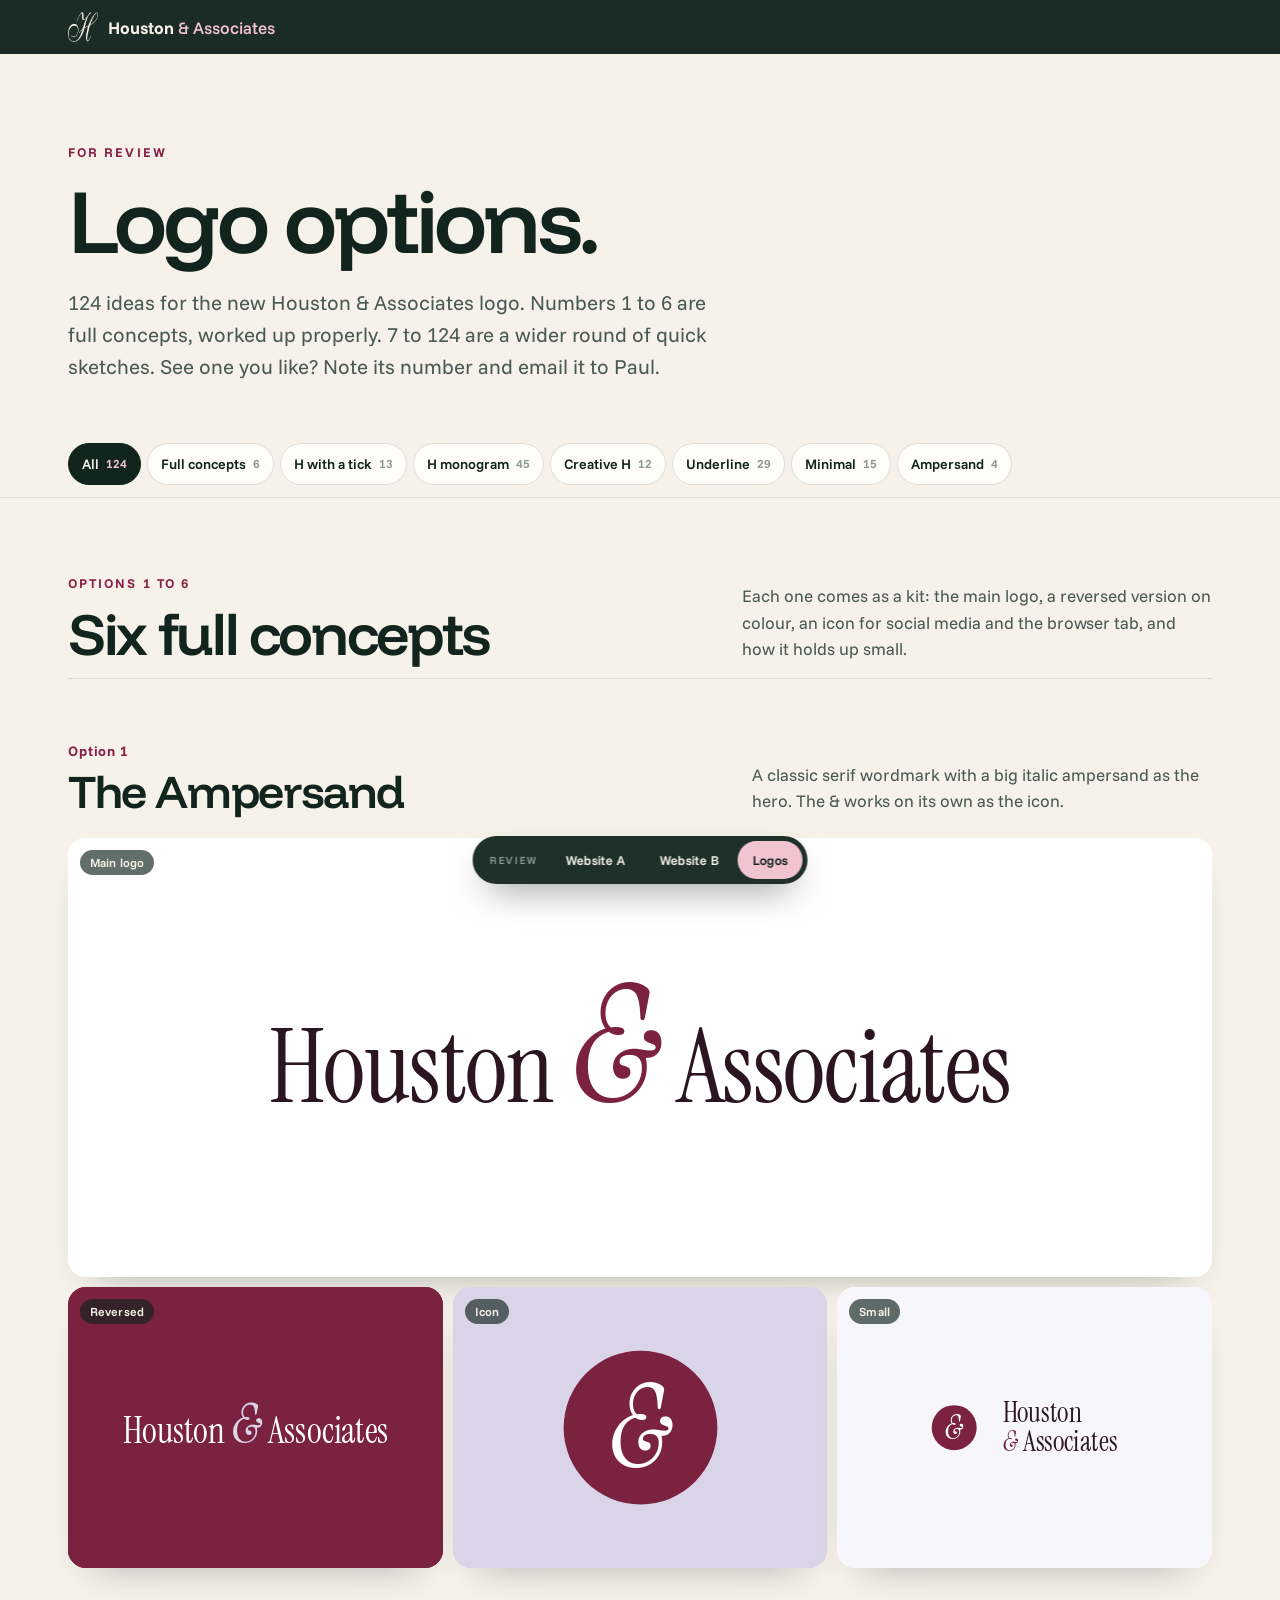
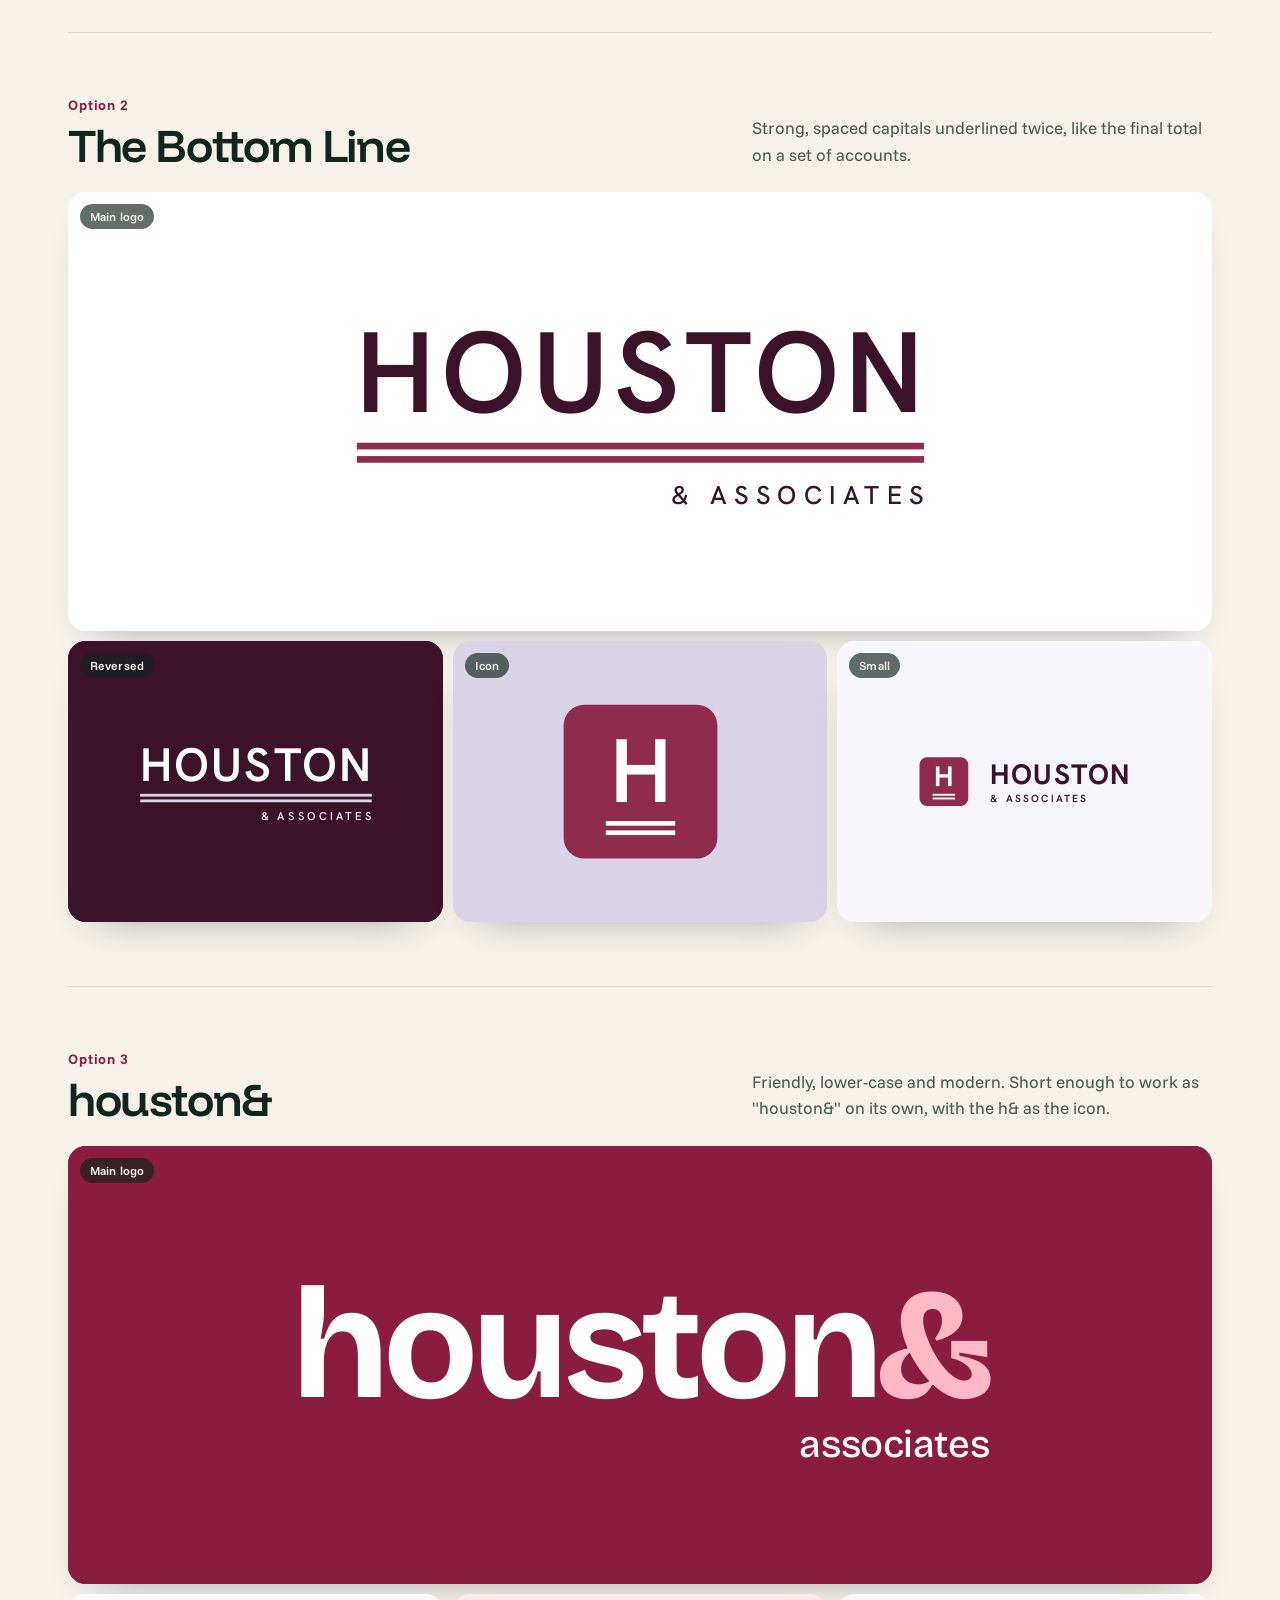
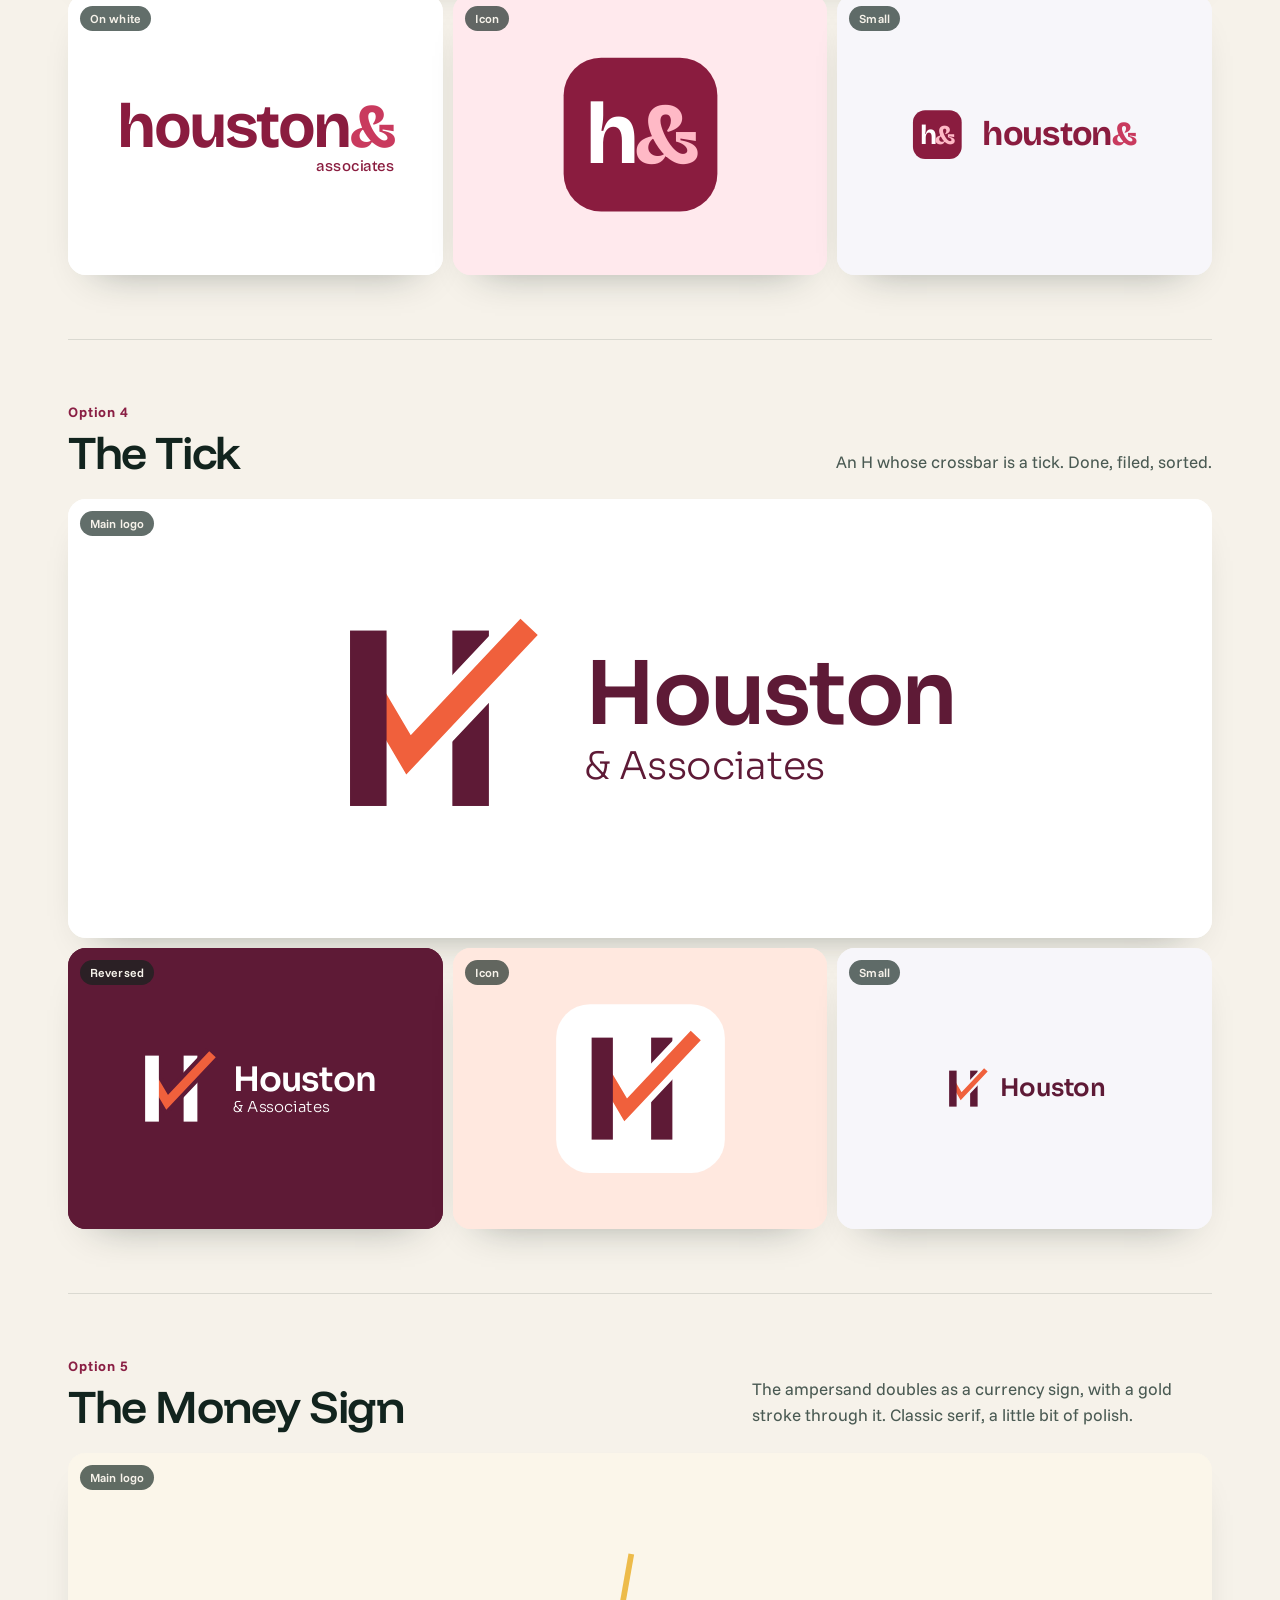
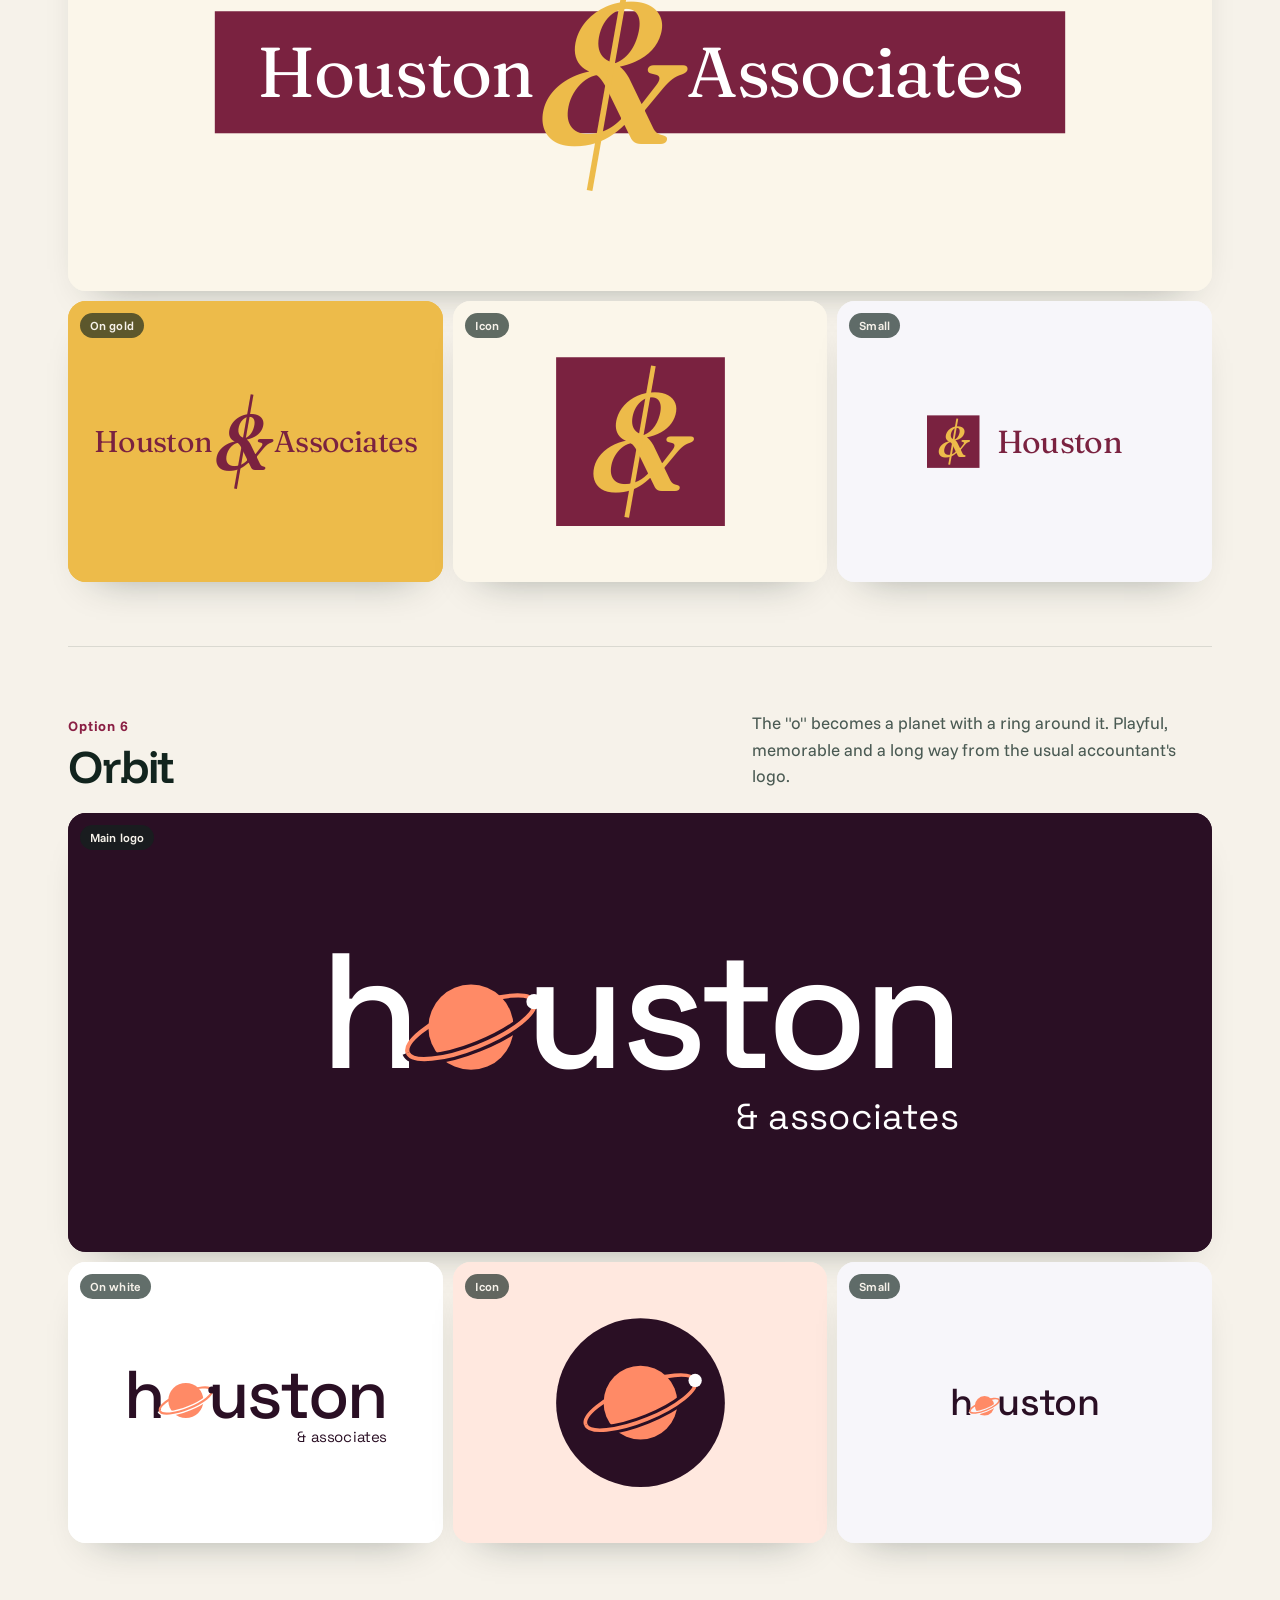
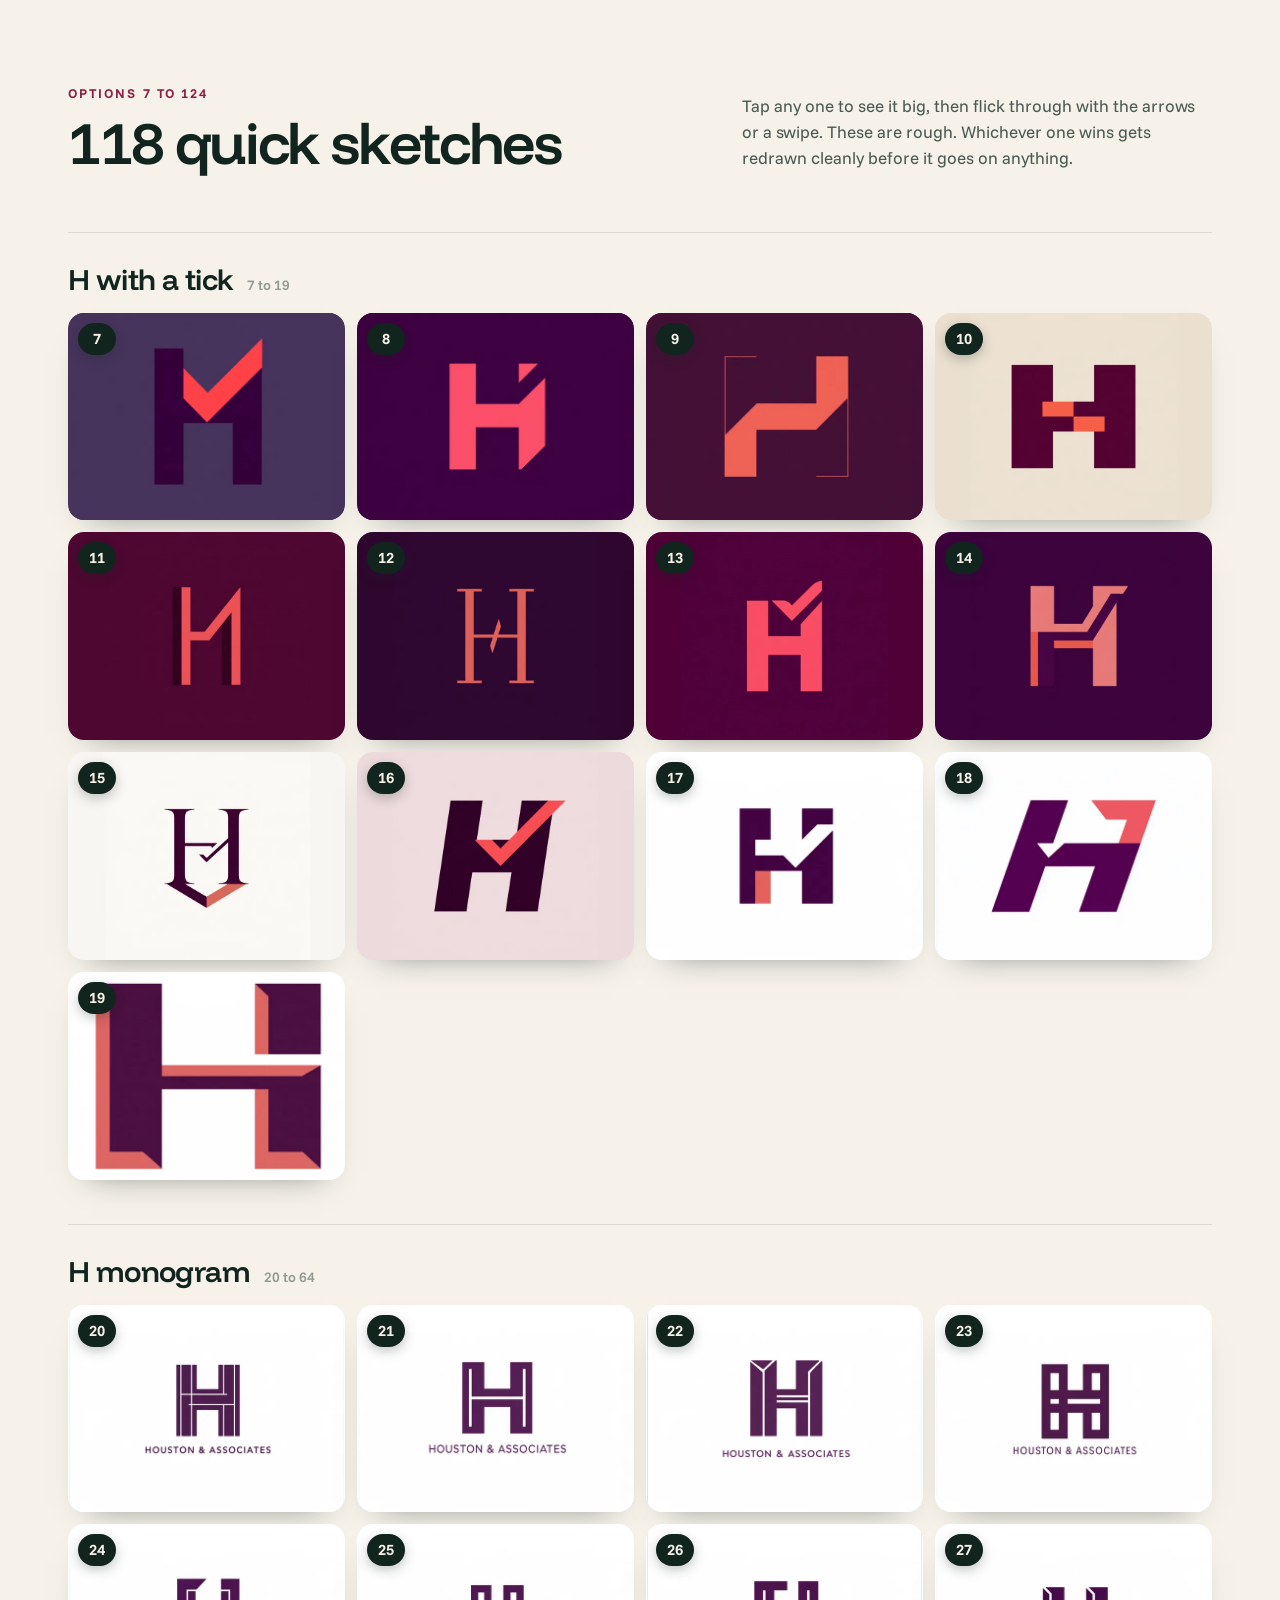
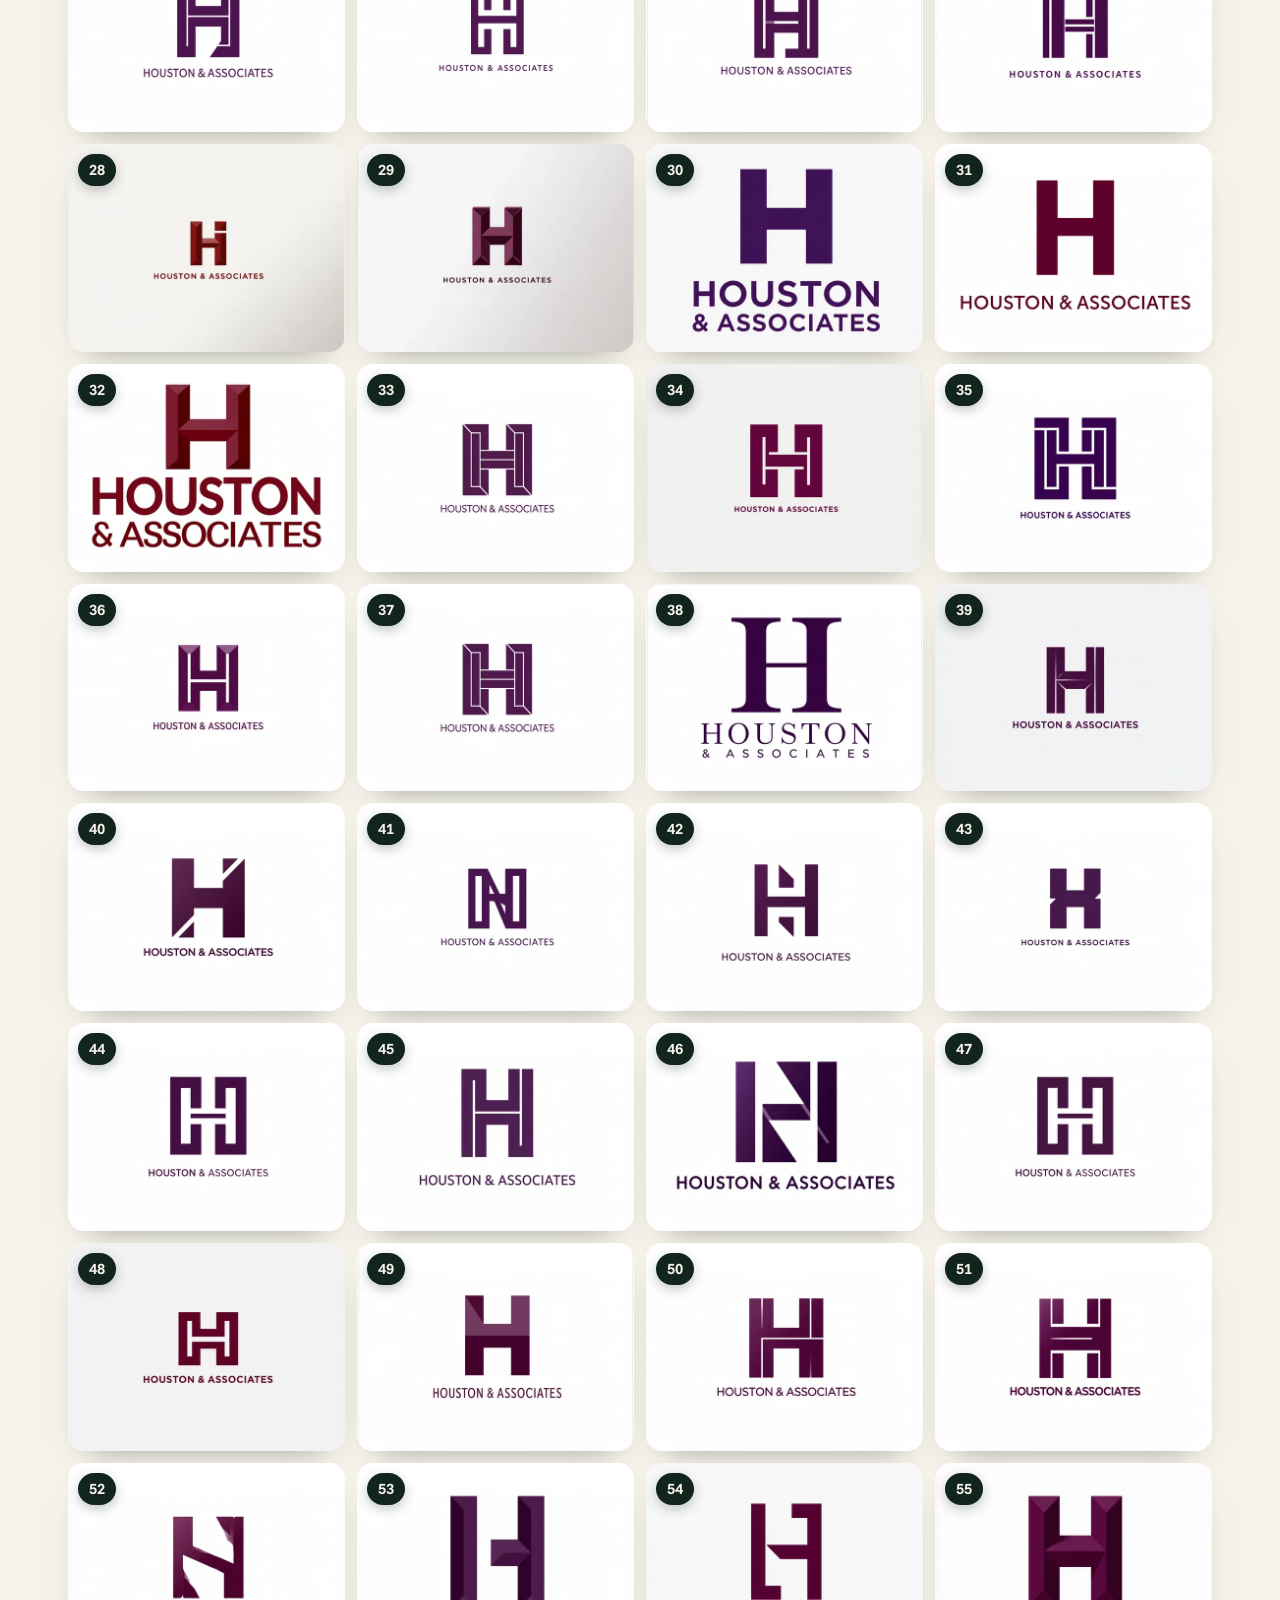
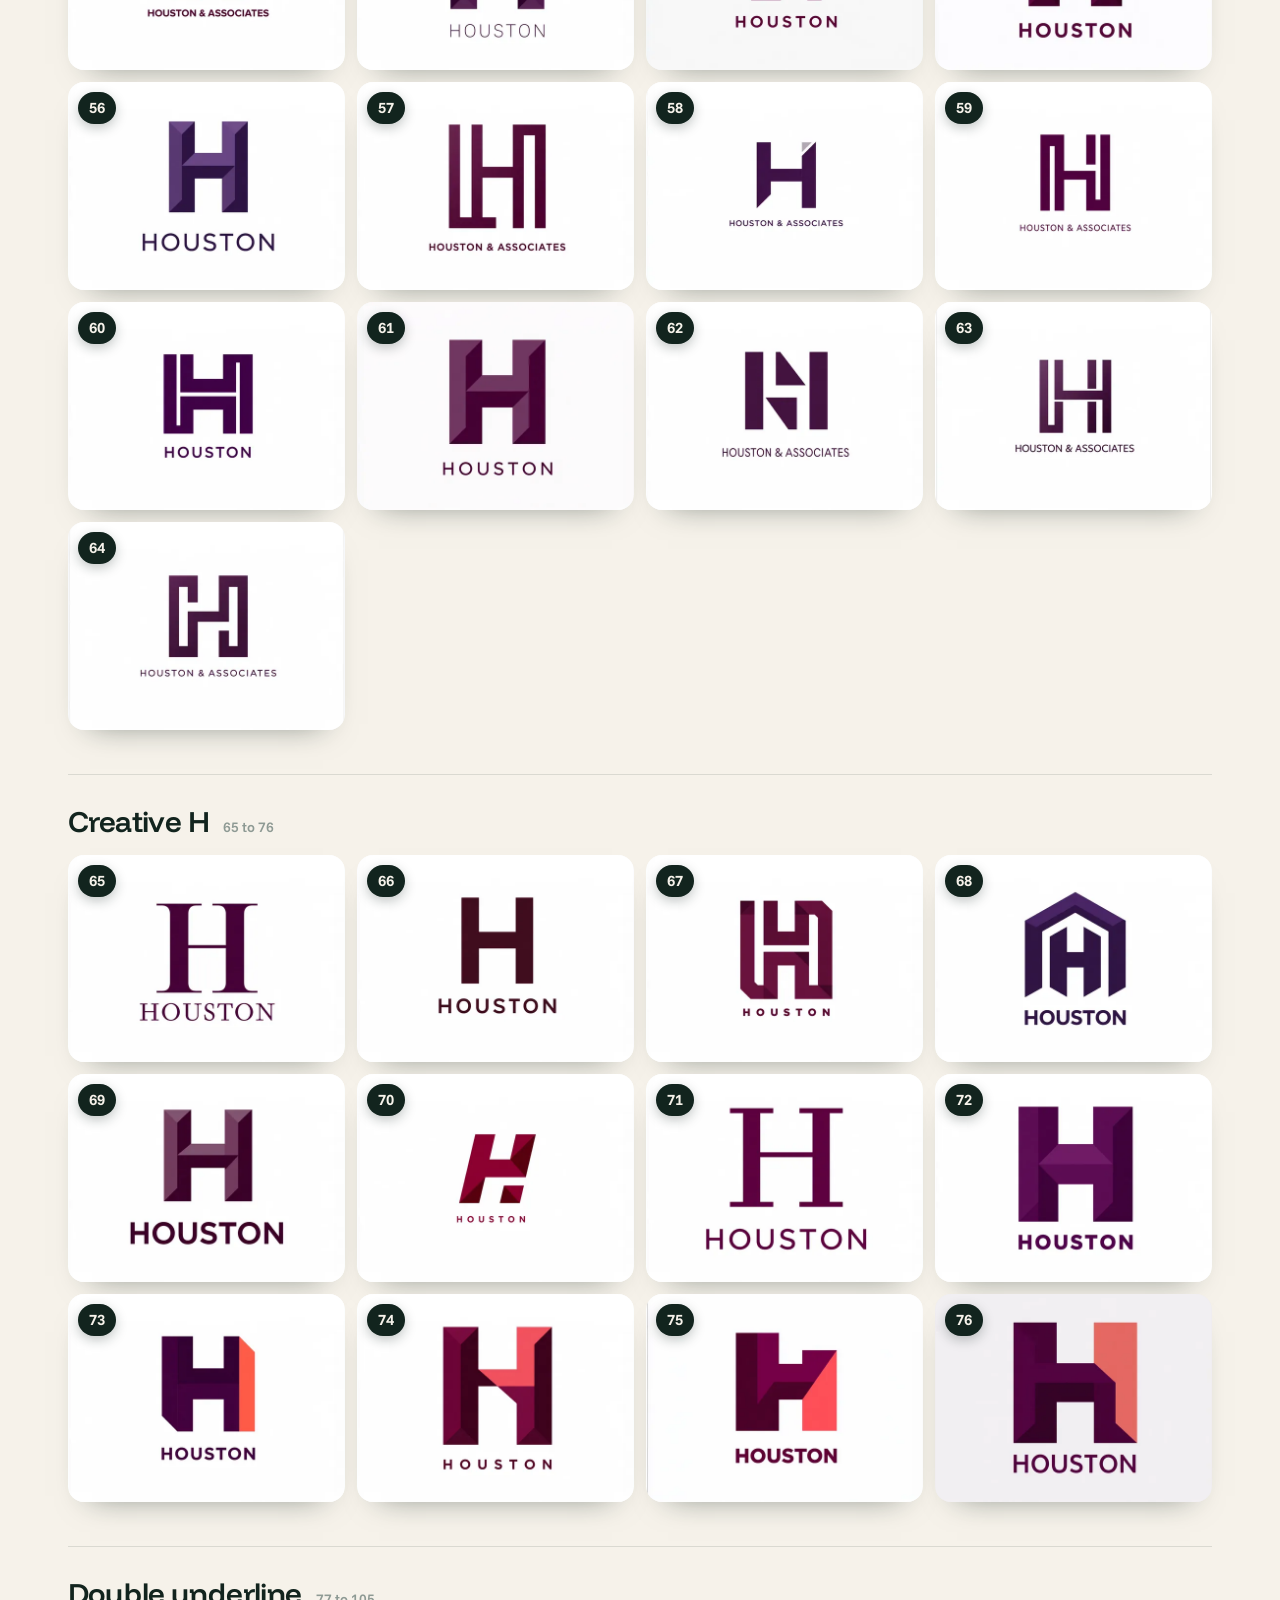
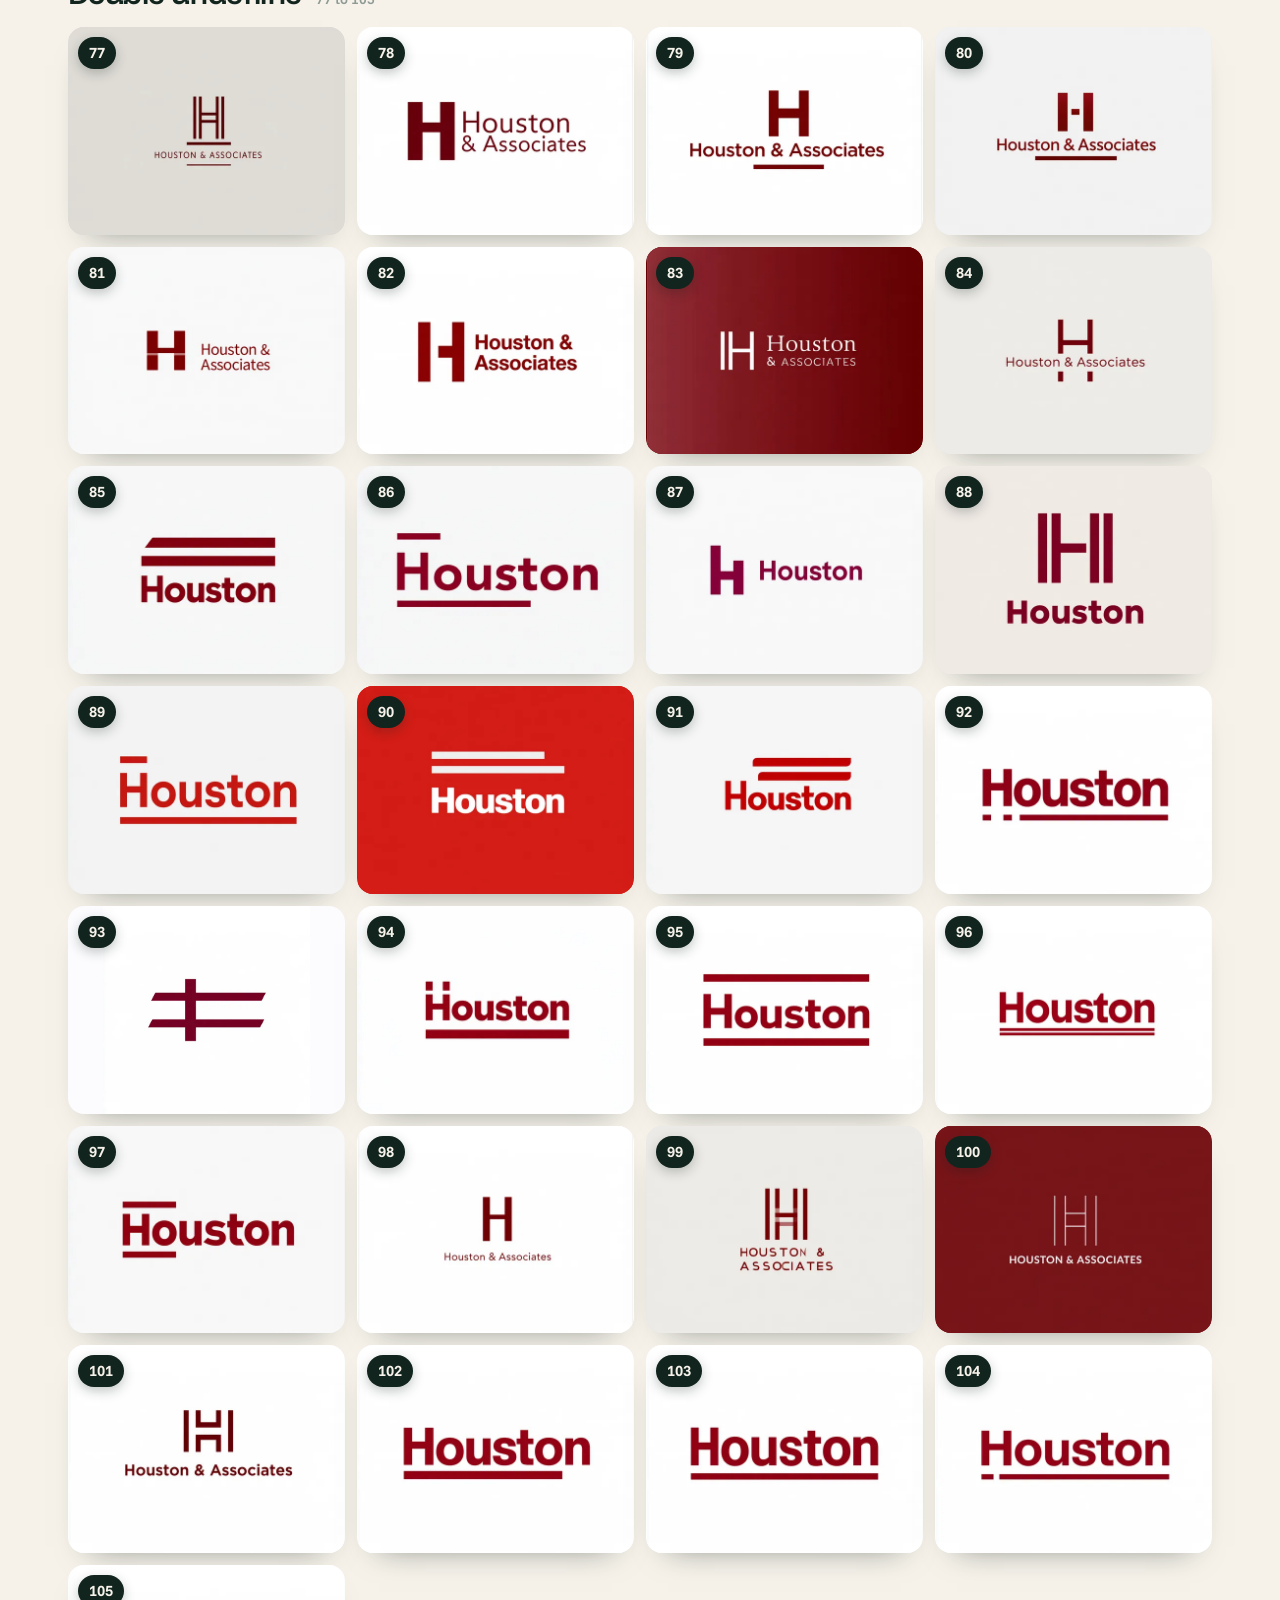
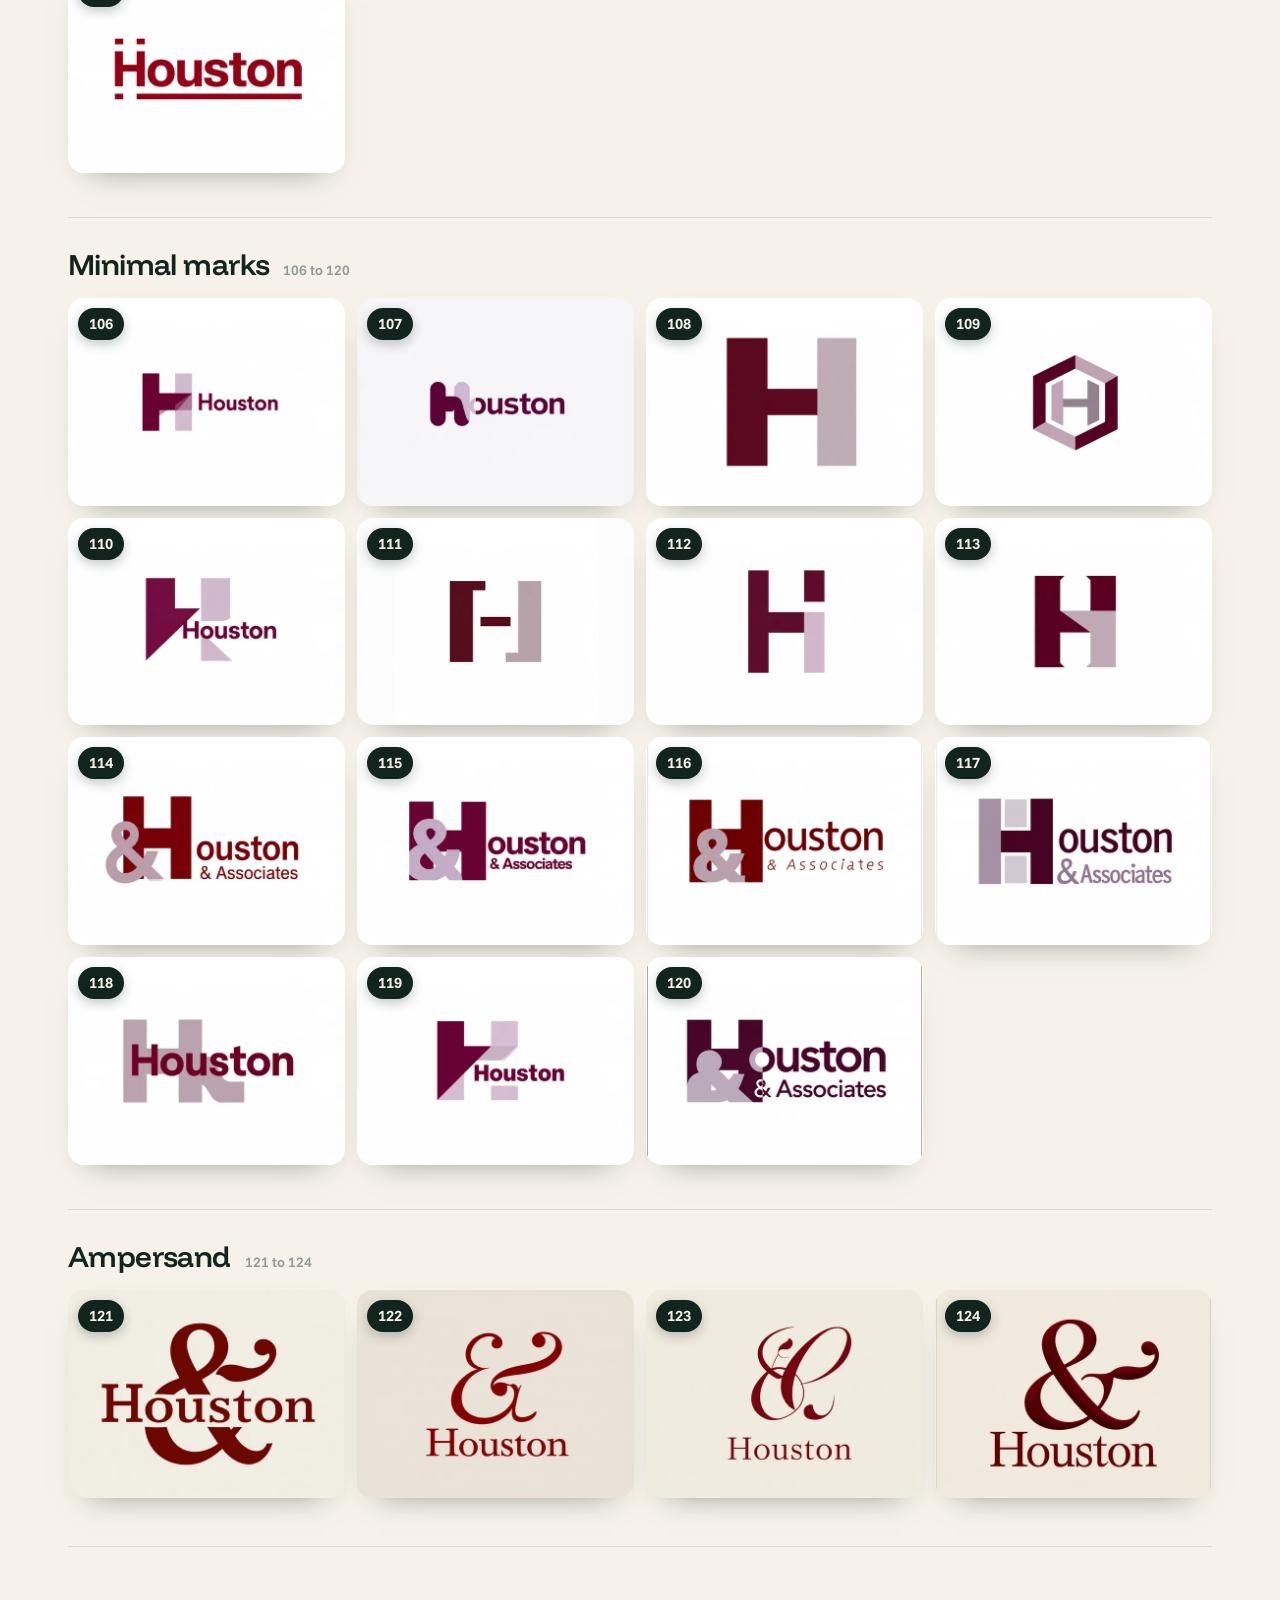
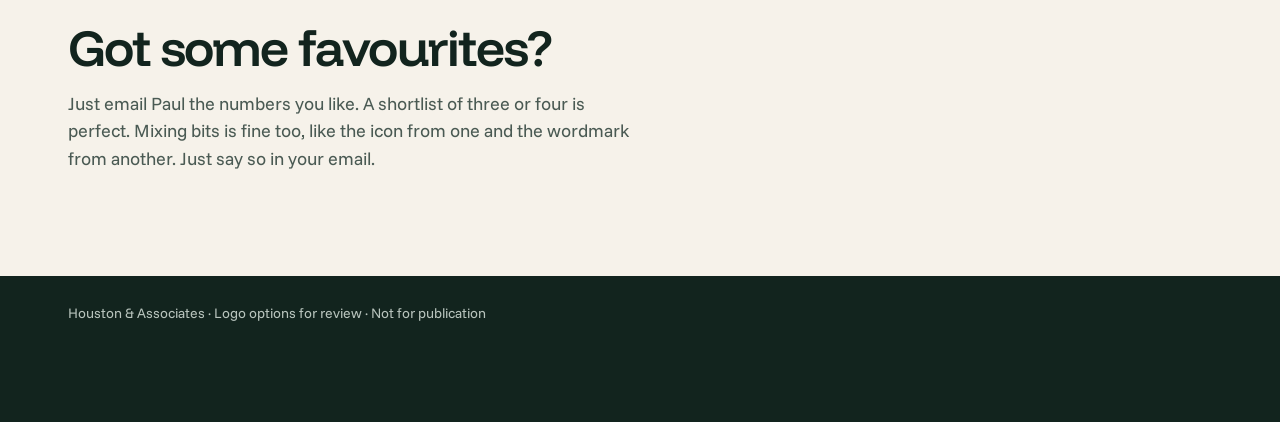
<file: logos/index.html>
<!doctype html>
<html lang="en-ZA">
<head>
<meta charset="utf-8">
<meta name="viewport" content="width=device-width, initial-scale=1">
<title>Houston &amp; Associates | Logo options</title>
<meta name="robots" content="noindex, nofollow">
<meta name="theme-color" content="#12241E">
<meta name="description" content="Logo options for Houston &amp; Associates. Have a look and send through the numbers you like.">
<link rel="icon" href="../favicon.ico" sizes="any">
<link rel="icon" type="image/png" sizes="32x32" href="../favicon-32.png">
<script src="../assets/review-bar.js" defer></script>
<style>
/* Page fonts (shared with the website) */
@font-face{font-family:'Funnel Display';font-style:normal;font-display:swap;font-weight:300 800;src:url(../assets/fonts/funnel-display-latin-wght-normal.woff2) format('woff2')}
@font-face{font-family:'Funnel Sans';font-style:normal;font-display:swap;font-weight:300 800;src:url(../assets/fonts/funnel-sans-latin-wght-normal.woff2) format('woff2')}
/* Logo fonts, self-hosted (SIL Open Font License) */
@font-face{font-family:'Instrument Serif';font-style:normal;font-weight:400;font-display:swap;src:url(fonts/instrument-serif-latin-400-normal.woff2) format('woff2')}
@font-face{font-family:'Instrument Serif';font-style:italic;font-weight:400;font-display:swap;src:url(fonts/instrument-serif-latin-400-italic.woff2) format('woff2')}
@font-face{font-family:'Hanken Grotesk';font-style:normal;font-weight:500;font-display:swap;src:url(fonts/hanken-grotesk-latin-500-normal.woff2) format('woff2')}
@font-face{font-family:'Hanken Grotesk';font-style:normal;font-weight:600;font-display:swap;src:url(fonts/hanken-grotesk-latin-600-normal.woff2) format('woff2')}
@font-face{font-family:'Hanken Grotesk';font-style:normal;font-weight:700;font-display:swap;src:url(fonts/hanken-grotesk-latin-700-normal.woff2) format('woff2')}
@font-face{font-family:'Bricolage Grotesque';font-style:normal;font-weight:500;font-display:swap;src:url(fonts/bricolage-grotesque-latin-500-normal.woff2) format('woff2')}
@font-face{font-family:'Bricolage Grotesque';font-style:normal;font-weight:700;font-display:swap;src:url(fonts/bricolage-grotesque-latin-700-normal.woff2) format('woff2')}
@font-face{font-family:'Sora';font-style:normal;font-weight:300;font-display:swap;src:url(fonts/sora-latin-300-normal.woff2) format('woff2')}
@font-face{font-family:'Sora';font-style:normal;font-weight:600;font-display:swap;src:url(fonts/sora-latin-600-normal.woff2) format('woff2')}
@font-face{font-family:'Fraunces';font-style:normal;font-weight:400;font-display:swap;src:url(fonts/fraunces-latin-400-normal.woff2) format('woff2')}
@font-face{font-family:'Fraunces';font-style:italic;font-weight:500;font-display:swap;src:url(fonts/fraunces-latin-500-italic.woff2) format('woff2')}
@font-face{font-family:'Space Grotesk';font-style:normal;font-weight:400;font-display:swap;src:url(fonts/space-grotesk-latin-400-normal.woff2) format('woff2')}
@font-face{font-family:'Space Grotesk';font-style:normal;font-weight:500;font-display:swap;src:url(fonts/space-grotesk-latin-500-normal.woff2) format('woff2')}

*{box-sizing:border-box}
html{scroll-behavior:smooth;scroll-padding-top:90px}
body{margin:0;background:#F6F2EA;color:#12241E;font-family:'Funnel Sans',ui-sans-serif,system-ui,-apple-system,'Segoe UI',Roboto,sans-serif;-webkit-font-smoothing:antialiased}
a{color:inherit;text-decoration:none}
.wrap{max-width:1240px;margin:0 auto;padding:0 clamp(16px,4vw,48px)}
.disp{font-family:'Funnel Display','Funnel Sans',ui-sans-serif,system-ui,sans-serif}

.top{position:sticky;top:0;z-index:20;background:rgba(18,36,30,.96);color:#F6F2EA;backdrop-filter:blur(12px);-webkit-backdrop-filter:blur(12px)}
.top-in{display:flex;flex-wrap:wrap;align-items:center;justify-content:space-between;gap:10px 24px;padding-top:12px;padding-bottom:12px}
.brand{display:flex;align-items:center;gap:10px;font-weight:700;font-size:17px}
.brand img{width:30px;height:30px;object-fit:contain}
.brand span span{font-weight:500;color:#F2C4D2}
.review{display:flex;gap:6px;padding:4px;border-radius:999px;background:rgba(246,242,234,.08)}
.review a{padding:9px 16px;border-radius:999px;font-size:14px;font-weight:600;color:#D5DCD8;transition:background-color .2s,color .2s}
.review a:hover{color:#F6F2EA;background:rgba(246,242,234,.08)}
.review a.on{background:#F2C4D2;color:#12241E}

.intro{padding:clamp(56px,7vw,96px) 0 clamp(32px,4vw,48px)}
.eyebrow{margin:0 0 16px;font-size:13px;font-weight:700;letter-spacing:.16em;text-transform:uppercase;color:#8A1F44}
h1{margin:0;font-size:clamp(48px,7vw,104px);font-weight:600;line-height:.98;letter-spacing:-.045em}
.lead{margin:24px 0 0;max-width:640px;font-size:clamp(18px,1.6vw,21px);line-height:1.55;color:#4A5A53}
.jump{margin:32px 0 0;padding:0;list-style:none;display:flex;flex-wrap:wrap;gap:8px}
.jump a{display:inline-flex;align-items:center;gap:8px;min-height:44px;padding:0 16px;border-radius:999px;background:#FFFDF8;border:1px solid rgba(18,36,30,.1);font-size:15px;font-weight:600;transition:background-color .2s,color .2s}
.jump a:hover{background:#12241E;color:#F6F2EA}
.jump b{color:#8A1F44;font-weight:700}
.jump a:hover b{color:#F2C4D2}

.concept{padding:clamp(40px,5vw,64px) 0;border-top:1px solid rgba(18,36,30,.12)}
.c-head{display:flex;flex-wrap:wrap;align-items:flex-end;justify-content:space-between;gap:12px 48px;margin-bottom:24px}
.c-num{display:block;margin-bottom:8px;font-size:14px;font-weight:700;letter-spacing:.12em;color:#8A1F44}
.c-head h2{margin:0;font-size:clamp(32px,3.6vw,52px);font-weight:600;line-height:1;letter-spacing:-.03em}
.c-head p{margin:0;max-width:460px;font-size:17px;line-height:1.55;color:#4A5A53}
.kit{display:grid;gap:10px}
.row{display:grid;grid-template-columns:repeat(3,minmax(0,1fr));gap:10px}
.tile{position:relative;overflow:hidden;border-radius:18px;box-shadow:0 20px 40px -28px rgba(18,36,30,.45)}
.tile-in{position:absolute;left:0;top:0;transform-origin:0 0;display:flex;align-items:center;justify-content:center}
.tag{position:absolute;left:12px;top:12px;z-index:2;padding:5px 10px;border-radius:999px;background:rgba(18,36,30,.66);color:#F6F2EA;font-family:'Funnel Sans',sans-serif;font-size:12px;font-weight:600;letter-spacing:.01em}
.c1 .tile-in{font-family:'Instrument Serif',Georgia,serif;color:#2A1520}
.c2 .tile-in{font-family:'Hanken Grotesk',Arial,sans-serif;color:#3B1228}
.c3 .tile-in{font-family:'Bricolage Grotesque',Arial,sans-serif;color:#3B1228}
.c4 .tile-in{font-family:'Sora',Arial,sans-serif;color:#5E1A36}
.c5 .tile-in{font-family:'Fraunces',Georgia,serif;color:#FFFFFF}
.c6 .tile-in{font-family:'Space Grotesk',Arial,sans-serif;color:#FFFFFF}
/* ---------- page gutters ---------- */
.intro,.concept,.outro{padding-left:clamp(16px,4vw,48px);padding-right:clamp(16px,4vw,48px)}
.concept,.outro{position:relative;border-top:0}
.concept::before,.outro::before{content:'';position:absolute;top:0;left:clamp(16px,4vw,48px);right:clamp(16px,4vw,48px);border-top:1px solid rgba(18,36,30,.12)}

/* ---------- filter bar ---------- */
.filters{position:sticky;top:var(--hh,58px);z-index:15;background:rgba(246,242,234,.94);backdrop-filter:blur(12px);-webkit-backdrop-filter:blur(12px);border-bottom:1px solid rgba(18,36,30,.1)}
.chips{display:flex;gap:8px;overflow-x:auto;padding:12px 0;scrollbar-width:none;-webkit-overflow-scrolling:touch}
.chips::-webkit-scrollbar{display:none}
.chip{flex:none;display:inline-flex;align-items:center;gap:7px;min-height:42px;padding:0 15px;border-radius:999px;border:1px solid rgba(18,36,30,.14);background:#FFFDF8;font:600 14px/1 'Funnel Sans',ui-sans-serif,system-ui,sans-serif;color:#12241E;cursor:pointer;transition:background-color .2s,color .2s,border-color .2s}
.chip:hover{border-color:#12241E}
.chip small{font-size:12px;font-weight:700;color:#8E9A94}
.chip[aria-pressed="true"]{background:#12241E;border-color:#12241E;color:#F6F2EA}
.chip[aria-pressed="true"] small{color:#F2C4D2}
.chip svg{width:15px;height:15px;fill:none;stroke:currentColor;stroke-width:2.2}

/* ---------- parts ---------- */
.part-head{display:flex;flex-wrap:wrap;align-items:flex-end;justify-content:space-between;gap:12px 48px;padding-top:clamp(48px,6vw,80px);padding-bottom:clamp(8px,1.5vw,16px)}
.part-head .eyebrow{margin-bottom:12px}
.part-head h2{margin:0;font-size:clamp(36px,4.6vw,66px);font-weight:600;line-height:.98;letter-spacing:-.04em}
.part-head p{margin:0;max-width:470px;font-size:17px;line-height:1.55;color:#4A5A53}
.part-head p.eyebrow{margin:0 0 12px;max-width:none;font-size:13px;line-height:1.4;color:#8A1F44}
.c-num{letter-spacing:.06em}
.c-side{display:flex;flex-direction:column;align-items:flex-start;gap:14px;max-width:460px}
.c-side p{margin:0;font-size:17px;line-height:1.55;color:#4A5A53}


/* ---------- gallery ---------- */
.gallery{padding-bottom:clamp(24px,4vw,48px)}
.grp{padding-top:clamp(28px,4vw,44px)}
.grp-h{display:flex;align-items:baseline;gap:14px;margin:0 0 16px;padding-top:clamp(20px,3vw,28px);border-top:1px solid rgba(18,36,30,.12)}
.grp-h h3{margin:0;font-size:clamp(22px,2.3vw,30px);font-weight:600;letter-spacing:-.02em}
.grp-h span{font-size:14px;font-weight:600;color:#8E9A94}
.grid{display:grid;grid-template-columns:repeat(auto-fill,minmax(220px,1fr));gap:12px}
.card{position:relative;margin:0;aspect-ratio:4/3;border-radius:16px;overflow:hidden;box-shadow:0 16px 30px -22px rgba(18,36,30,.55);transition:transform .3s cubic-bezier(.2,.8,.2,1),box-shadow .3s}
.card:hover{transform:translateY(-3px);box-shadow:0 22px 36px -22px rgba(18,36,30,.6)}
.open{display:block;width:100%;height:100%;padding:0;border:0;background:none;cursor:zoom-in}
.open img{display:block;width:100%;height:100%;object-fit:contain}
.num{position:absolute;left:10px;top:10px;min-width:38px;height:32px;padding:0 11px;border-radius:999px;background:#12241E;color:#F6F2EA;font:700 15px/32px 'Funnel Sans',sans-serif;text-align:center;pointer-events:none;box-shadow:0 4px 12px rgba(18,36,30,.25)}
[hidden]{display:none!important}

/* ---------- outro + footer ---------- */
.outro{padding-top:clamp(48px,6vw,80px);padding-bottom:clamp(64px,8vw,104px)}
.outro h2{margin:0;font-size:clamp(34px,4vw,56px);font-weight:600;letter-spacing:-.035em;line-height:1}
.outro p{margin:16px 0 0;max-width:580px;font-size:18px;line-height:1.55;color:#4A5A53}
.foot{padding:28px 0;background:#12241E;color:#B7C3BC;font-size:14px}


/* ---------- lightbox ---------- */
.lb{width:100%;height:100%;max-width:none;max-height:none;margin:0;padding:0;border:0;background:transparent;color:#F6F2EA;overflow:hidden}
.lb::backdrop{background:rgba(9,18,15,.9);backdrop-filter:blur(8px);-webkit-backdrop-filter:blur(8px)}
.lb[open]{animation:lbin .25s ease-out}
@keyframes lbin{from{opacity:0}to{opacity:1}}
.lb-in{height:100%;display:grid;grid-template-rows:auto minmax(0,1fr) auto;gap:14px;padding:14px clamp(12px,3vw,32px) 18px}
.lb-top{display:flex;align-items:center;justify-content:space-between;gap:16px}
.lb-cap{font-size:16px;color:#B7C3BC}
.lb-cap b{font-family:'Funnel Display','Funnel Sans',sans-serif;font-size:22px;font-weight:600;color:#F6F2EA;margin-right:6px}
.lb-x{width:46px;height:46px;border:0;border-radius:50%;background:rgba(246,242,234,.12);color:#F6F2EA;display:grid;place-items:center;cursor:pointer}
.lb-x:hover{background:rgba(246,242,234,.2)}
.lb-x svg{width:20px;height:20px}
.lb-stage{position:relative;min-height:0;display:flex;align-items:center;justify-content:center;touch-action:pan-y}
.lb-stage img{display:block;max-width:100%;max-height:100%;width:auto;height:auto;border-radius:18px;box-shadow:0 30px 70px -30px rgba(0,0,0,.7);user-select:none;-webkit-user-drag:none}
.lb-stage img.swap{animation:swap .28s ease-out}
@keyframes swap{from{opacity:.2;transform:scale(.985)}to{opacity:1;transform:none}}
.lb-bot{display:flex;align-items:center;justify-content:center;gap:12px}
.lb-nav{width:52px;height:52px;border:0;border-radius:50%;background:rgba(246,242,234,.12);color:#F6F2EA;display:grid;place-items:center;cursor:pointer}
.lb-nav:hover{background:rgba(246,242,234,.22)}
.lb-nav svg{width:22px;height:22px}
.lb-pos{min-width:64px;text-align:center;font-size:14px;color:#B7C3BC}
html.lb-lock{overflow:hidden}

:focus-visible{outline:3px solid #8A1F44;outline-offset:3px}

@media (min-width: 761px){
.chips{flex-wrap:wrap;gap:6px}
.chip{padding:0 13px}
}
@media (max-width: 760px){
.top{position:relative}
.row{grid-template-columns:1fr}
}
@media (max-width: 600px){
.grid{grid-template-columns:repeat(2,minmax(0,1fr));gap:10px}
.card{border-radius:14px}
.num{left:8px;top:8px}
}
@media (prefers-reduced-motion: reduce){
*,*::before,*::after{animation:none!important;transition:none!important}
html{scroll-behavior:auto}
}
</style>
</head>
<body>
<header class="top">
<div class="wrap top-in">
<a class="brand" href="../"><img src="../assets/img/monogram-cream.png" alt=""><span>Houston <span>&amp; Associates</span></span></a>
</div>
</header>

<main>
<section class="intro wrap">
<p class="eyebrow">For review</p>
<h1 class="disp">Logo options.</h1>
<p class="lead">124 ideas for the new Houston &amp; Associates logo. Numbers 1 to 6 are full concepts, worked up properly. 7 to 124 are a wider round of quick sketches. See one you like? Note its number and email it to Paul.</p>
</section>

<div class="filters" id="filters">
<div class="wrap">
<div class="chips" role="group" aria-label="Show">
<button class="chip" type="button" data-f="all" aria-pressed="true">All <small>124</small></button>
<button class="chip" type="button" data-f="concept" aria-pressed="false">Full concepts <small>6</small></button>
<button class="chip" type="button" data-f="tick" aria-pressed="false">H with a tick <small>13</small></button>
<button class="chip" type="button" data-f="monogram" aria-pressed="false">H monogram <small>45</small></button>
<button class="chip" type="button" data-f="creative" aria-pressed="false">Creative H <small>12</small></button>
<button class="chip" type="button" data-f="underline" aria-pressed="false">Underline <small>29</small></button>
<button class="chip" type="button" data-f="minimal" aria-pressed="false">Minimal <small>15</small></button>
<button class="chip" type="button" data-f="ampersand" aria-pressed="false">Ampersand <small>4</small></button>
</div>
</div>
</div>

<div id="part-1">
<div class="wrap part-head">
<div><p class="eyebrow">Options 1 to 6</p><h2 class="disp">Six full concepts</h2></div>
<p>Each one comes as a kit: the main logo, a reversed version on colour, an icon for social media and the browser tab, and how it holds up small.</p>
</div>
<!-- ============ 1. THE AMPERSAND ============ -->
<section class="concept wrap" id="concept-1" data-n="1" data-g="concept">
<div class="c-head">
<div><span class="c-num">Option 1</span><h2 class="disp">The Ampersand</h2></div>
<div class="c-side"><p>A classic serif wordmark with a big italic ampersand as the hero. The &amp; works on its own as the icon.</p></div>
</div>
<div class="kit c1">
<div class="tile" style="aspect-ratio: 1200 / 460; background: #FFFFFF"><span class="tag">Main logo</span>
<div class="tile-in" style="width: 1200px; height: 460px; background: #FFFFFF">
<div style="display: flex; align-items: baseline; gap: 20px; font-size: 108px; line-height: 1; letter-spacing: -0.01em">
<span>Houston</span>
<span style="font-style: italic; font-size: 172px; line-height: 0.6; color: #7A2240">&amp;</span>
<span>Associates</span>
</div>
</div>
</div>
<div class="row">
<div class="tile" style="aspect-ratio: 400 / 300; background: #7A2240"><span class="tag">Reversed</span>
<div class="tile-in" style="width: 400px; height: 300px; background: #7A2240; color: #FFFFFF">
<div style="display: flex; align-items: baseline; gap: 7px; font-size: 38px; line-height: 1">
<span>Houston</span>
<span style="font-style: italic; font-size: 60px; line-height: 0.6; color: #D9D4E8">&amp;</span>
<span>Associates</span>
</div>
</div>
</div>
<div class="tile" style="aspect-ratio: 400 / 300; background: #D9D4E8"><span class="tag">Icon</span>
<div class="tile-in" style="width: 400px; height: 300px; background: #D9D4E8">
<div style="width: 164px; height: 164px; border-radius: 50%; background: #7A2240; display: flex; align-items: center; justify-content: center">
<span style="font-style: italic; font-size: 124px; line-height: 1; color: #FFFFFF">&amp;</span>
</div>
</div>
</div>
<div class="tile" style="aspect-ratio: 400 / 300; background: #F7F6FA"><span class="tag">Small</span>
<div class="tile-in" style="width: 400px; height: 300px; gap: 28px; background: #F7F6FA">
<div style="width: 48px; height: 48px; border-radius: 50%; background: #7A2240; display: flex; align-items: center; justify-content: center; flex: none">
<span style="font-style: italic; font-size: 36px; line-height: 1; color: #FFFFFF">&amp;</span>
</div>
<div style="display: flex; flex-direction: column; font-size: 30px; line-height: 1.02">
<span>Houston</span>
<span><span style="font-style: italic; color: #7A2240">&amp;</span> Associates</span>
</div>
</div>
</div>
</div>
</div>
</section>

<!-- ============ 2. THE BOTTOM LINE ============ -->
<section class="concept wrap" id="concept-2" data-n="2" data-g="concept">
<div class="c-head">
<div><span class="c-num">Option 2</span><h2 class="disp">The Bottom Line</h2></div>
<div class="c-side"><p>Strong, spaced capitals underlined twice, like the final total on a set of accounts.</p></div>
</div>
<div class="kit c2">
<div class="tile" style="aspect-ratio: 1200 / 460; background: #FFFFFF"><span class="tag">Main logo</span>
<div class="tile-in" style="width: 1200px; height: 460px; background: #FFFFFF">
<div style="display: inline-flex; flex-direction: column">
<span style="font-size: 120px; font-weight: 600; line-height: 1; letter-spacing: 0.05em; margin-right: -0.05em">HOUSTON</span>
<div style="display: flex; flex-direction: column; gap: 7px; margin-top: 14px">
<div style="height: 7px; background: #8F2B4C"></div>
<div style="height: 7px; background: #8F2B4C"></div>
</div>
<span style="align-self: flex-end; margin-top: 20px; font-size: 27px; font-weight: 500; line-height: 1; letter-spacing: 0.28em; margin-right: -0.28em">&amp; ASSOCIATES</span>
</div>
</div>
</div>
<div class="row">
<div class="tile" style="aspect-ratio: 400 / 300; background: #3B1228"><span class="tag">Reversed</span>
<div class="tile-in" style="width: 400px; height: 300px; background: #3B1228; color: #FFFFFF">
<div style="display: inline-flex; flex-direction: column">
<span style="font-size: 50px; font-weight: 600; line-height: 1; letter-spacing: 0.05em; margin-right: -0.05em">HOUSTON</span>
<div style="display: flex; flex-direction: column; gap: 3px; margin-top: 6px">
<div style="height: 3px; background: #D9D4E8"></div>
<div style="height: 3px; background: #D9D4E8"></div>
</div>
<span style="align-self: flex-end; margin-top: 9px; font-size: 12px; font-weight: 500; line-height: 1; letter-spacing: 0.28em; margin-right: -0.28em">&amp; ASSOCIATES</span>
</div>
</div>
</div>
<div class="tile" style="aspect-ratio: 400 / 300; background: #D9D4E8"><span class="tag">Icon</span>
<div class="tile-in" style="width: 400px; height: 300px; background: #D9D4E8">
<div style="width: 164px; height: 164px; border-radius: 22px; background: #8F2B4C; color: #FFFFFF; display: flex; flex-direction: column; align-items: center; justify-content: center">
<span style="font-size: 96px; font-weight: 600; line-height: 0.95">H</span>
<div style="width: 74px; display: flex; flex-direction: column; gap: 5px; margin-top: 8px">
<div style="height: 5px; background: #FFFFFF"></div>
<div style="height: 5px; background: #FFFFFF"></div>
</div>
</div>
</div>
</div>
<div class="tile" style="aspect-ratio: 400 / 300; background: #F7F6FA"><span class="tag">Small</span>
<div class="tile-in" style="width: 400px; height: 300px; gap: 24px; background: #F7F6FA">
<div style="width: 52px; height: 52px; border-radius: 8px; background: #8F2B4C; color: #FFFFFF; display: flex; flex-direction: column; align-items: center; justify-content: center; flex: none">
<span style="font-size: 30px; font-weight: 700; line-height: 0.95">H</span>
<div style="width: 24px; display: flex; flex-direction: column; gap: 2px; margin-top: 3px">
<div style="height: 2px; background: #FFFFFF"></div>
<div style="height: 2px; background: #FFFFFF"></div>
</div>
</div>
<div style="display: inline-flex; flex-direction: column">
<span style="font-size: 30px; font-weight: 700; line-height: 1; letter-spacing: 0.05em; margin-right: -0.05em">HOUSTON</span>
<span style="margin-top: 6px; font-size: 11px; font-weight: 600; line-height: 1; letter-spacing: 0.24em">&amp; ASSOCIATES</span>
</div>
</div>
</div>
</div>
</div>
</section>

<!-- ============ 3. houston& ============ -->
<section class="concept wrap" id="concept-3" data-n="3" data-g="concept">
<div class="c-head">
<div><span class="c-num">Option 3</span><h2 class="disp">houston&amp;</h2></div>
<div class="c-side"><p>Friendly, lower-case and modern. Short enough to work as "houston&amp;" on its own, with the h&amp; as the icon.</p></div>
</div>
<div class="kit c3">
<div class="tile" style="aspect-ratio: 1200 / 460; background: #8A1C3F"><span class="tag">Main logo</span>
<div class="tile-in" style="width: 1200px; height: 460px; background: #8A1C3F; color: #FFFFFF">
<div style="display: inline-flex; flex-direction: column">
<span style="font-size: 164px; font-weight: 700; line-height: 1; letter-spacing: -0.04em">houston<span style="color: #FFB9C6">&amp;</span></span>
<span style="align-self: flex-end; margin-top: 2px; font-size: 40px; font-weight: 500; line-height: 1; letter-spacing: -0.01em">associates</span>
</div>
</div>
</div>
<div class="row">
<div class="tile" style="aspect-ratio: 400 / 300; background: #FFFFFF"><span class="tag">On white</span>
<div class="tile-in" style="width: 400px; height: 300px; background: #FFFFFF">
<div style="display: inline-flex; flex-direction: column; color: #8A1C3F">
<span style="font-size: 66px; font-weight: 700; line-height: 1; letter-spacing: -0.04em">houston<span style="color: #C93A5E">&amp;</span></span>
<span style="align-self: flex-end; margin-top: 1px; font-size: 16px; font-weight: 500; line-height: 1">associates</span>
</div>
</div>
</div>
<div class="tile" style="aspect-ratio: 400 / 300; background: #FFE9ED"><span class="tag">Icon</span>
<div class="tile-in" style="width: 400px; height: 300px; background: #FFE9ED">
<div style="width: 164px; height: 164px; border-radius: 40px; background: #8A1C3F; display: flex; align-items: center; justify-content: center">
<span style="font-size: 92px; font-weight: 700; line-height: 1; letter-spacing: -0.05em; color: #FFFFFF">h<span style="color: #FFB9C6">&amp;</span></span>
</div>
</div>
</div>
<div class="tile" style="aspect-ratio: 400 / 300; background: #F7F6FA"><span class="tag">Small</span>
<div class="tile-in" style="width: 400px; height: 300px; gap: 22px; background: #F7F6FA">
<div style="width: 52px; height: 52px; border-radius: 13px; background: #8A1C3F; display: flex; align-items: center; justify-content: center; flex: none">
<span style="font-size: 29px; font-weight: 700; line-height: 1; letter-spacing: -0.05em; color: #FFFFFF">h<span style="color: #FFB9C6">&amp;</span></span>
</div>
<span style="font-size: 36px; font-weight: 700; line-height: 1; letter-spacing: -0.03em; color: #8A1C3F">houston<span style="color: #C93A5E">&amp;</span></span>
</div>
</div>
</div>
</div>
</section>

<!-- ============ 4. THE TICK ============ -->
<section class="concept wrap" id="concept-4" data-n="4" data-g="concept">
<div class="c-head">
<div><span class="c-num">Option 4</span><h2 class="disp">The Tick</h2></div>
<div class="c-side"><p>An H whose crossbar is a tick. Done, filed, sorted.</p></div>
</div>
<div class="kit c4">
<div class="tile" style="aspect-ratio: 1200 / 460; background: #FFFFFF"><span class="tag">Main logo</span>
<div class="tile-in" style="width: 1200px; height: 460px; gap: 44px; background: #FFFFFF">
<svg viewBox="0 0 120 120" role="img" aria-label="H with a tick for a crossbar" style="width: 230px; height: 230px; flex: none">
<rect x="70" y="12" width="20" height="96" fill="#5E1A36"></rect>
<path d="M26 46 L46 80 L112 10" fill="none" stroke="#FFFFFF" stroke-width="25"></path>
<path d="M26 46 L46 80 L112 10" fill="none" stroke="#F0603C" stroke-width="13"></path>
<rect x="14" y="12" width="20" height="96" fill="#5E1A36"></rect>
</svg>
<div style="display: flex; flex-direction: column; gap: 10px">
<span style="font-size: 92px; font-weight: 600; line-height: 1; letter-spacing: -0.03em">Houston</span>
<span style="font-size: 40px; font-weight: 300; line-height: 1; letter-spacing: -0.01em">&amp; Associates</span>
</div>
</div>
</div>
<div class="row">
<div class="tile" style="aspect-ratio: 400 / 300; background: #5E1A36"><span class="tag">Reversed</span>
<div class="tile-in" style="width: 400px; height: 300px; gap: 16px; background: #5E1A36; color: #FFFFFF">
<svg viewBox="0 0 120 120" aria-hidden="true" style="width: 88px; height: 88px; flex: none">
<rect x="70" y="12" width="20" height="96" fill="#FFFFFF"></rect>
<path d="M26 46 L46 80 L112 10" fill="none" stroke="#5E1A36" stroke-width="25"></path>
<path d="M26 46 L46 80 L112 10" fill="none" stroke="#F0603C" stroke-width="13"></path>
<rect x="14" y="12" width="20" height="96" fill="#FFFFFF"></rect>
</svg>
<div style="display: flex; flex-direction: column; gap: 4px">
<span style="font-size: 36px; font-weight: 600; line-height: 1; letter-spacing: -0.03em">Houston</span>
<span style="font-size: 16px; font-weight: 300; line-height: 1">&amp; Associates</span>
</div>
</div>
</div>
<div class="tile" style="aspect-ratio: 400 / 300; background: #FFE8DF"><span class="tag">Icon</span>
<div class="tile-in" style="width: 400px; height: 300px; background: #FFE8DF">
<div style="width: 180px; height: 180px; border-radius: 36px; background: #FFFFFF; display: flex; align-items: center; justify-content: center">
<svg viewBox="0 0 120 120" aria-hidden="true" style="width: 136px; height: 136px">
<rect x="70" y="12" width="20" height="96" fill="#5E1A36"></rect>
<path d="M26 46 L46 80 L112 10" fill="none" stroke="#FFFFFF" stroke-width="25"></path>
<path d="M26 46 L46 80 L112 10" fill="none" stroke="#F0603C" stroke-width="13"></path>
<rect x="14" y="12" width="20" height="96" fill="#5E1A36"></rect>
</svg>
</div>
</div>
</div>
<div class="tile" style="aspect-ratio: 400 / 300; background: #F7F6FA"><span class="tag">Small</span>
<div class="tile-in" style="width: 400px; height: 300px; gap: 12px; background: #F7F6FA">
<svg viewBox="0 0 120 120" aria-hidden="true" style="width: 48px; height: 48px; flex: none">
<rect x="70" y="12" width="20" height="96" fill="#5E1A36"></rect>
<path d="M26 46 L46 80 L112 10" fill="none" stroke="#F7F6FA" stroke-width="25"></path>
<path d="M26 46 L46 80 L112 10" fill="none" stroke="#F0603C" stroke-width="13"></path>
<rect x="14" y="12" width="20" height="96" fill="#5E1A36"></rect>
</svg>
<span style="font-size: 26px; font-weight: 600; line-height: 1; letter-spacing: -0.02em">Houston</span>
</div>
</div>
</div>
</div>
</section>

<!-- ============ 5. THE MONEY SIGN ============ -->
<section class="concept wrap" id="concept-5" data-n="5" data-g="concept">
<div class="c-head">
<div><span class="c-num">Option 5</span><h2 class="disp">The Money Sign</h2></div>
<div class="c-side"><p>The ampersand doubles as a currency sign, with a gold stroke through it. Classic serif, a little bit of polish.</p></div>
</div>
<div class="kit c5">
<div class="tile" style="aspect-ratio: 1200 / 460; background: #FBF6EA"><span class="tag">Main logo</span>
<div class="tile-in" style="width: 1200px; height: 460px; background: #FBF6EA">
<div style="height: 128px; display: flex; align-items: center; gap: 6px; padding: 0 44px; background: #7A2240; font-size: 74px; line-height: 1; letter-spacing: -0.02em">
<span>Houston</span>
<div style="position: relative; width: 150px; height: 128px; display: flex; align-items: center; justify-content: center; flex: none">
<span style="font-style: italic; font-weight: 500; font-size: 210px; line-height: 1; color: #EDBB4A">&amp;</span>
<div style="position: absolute; left: 72px; top: -62px; width: 6px; height: 252px; background: #EDBB4A; transform: rotate(10deg)"></div>
</div>
<span>Associates</span>
</div>
</div>
</div>
<div class="row">
<div class="tile" style="aspect-ratio: 400 / 300; background: #EDBB4A"><span class="tag">On gold</span>
<div class="tile-in" style="width: 400px; height: 300px; background: #EDBB4A; color: #7A2240">
<div style="display: flex; align-items: center; gap: 2px; font-size: 32px; line-height: 1; letter-spacing: -0.02em">
<span>Houston</span>
<div style="position: relative; width: 62px; height: 90px; display: flex; align-items: center; justify-content: center; flex: none">
<span style="font-style: italic; font-weight: 500; font-size: 84px; line-height: 1">&amp;</span>
<div style="position: absolute; left: 30px; top: -6px; width: 3px; height: 102px; background: #7A2240; transform: rotate(10deg)"></div>
</div>
<span>Associates</span>
</div>
</div>
</div>
<div class="tile" style="aspect-ratio: 400 / 300; background: #FBF6EA"><span class="tag">Icon</span>
<div class="tile-in" style="width: 400px; height: 300px; background: #FBF6EA">
<div style="position: relative; width: 180px; height: 180px; background: #7A2240; display: flex; align-items: center; justify-content: center">
<span style="font-style: italic; font-weight: 500; font-size: 148px; line-height: 1; color: #EDBB4A">&amp;</span>
<div style="position: absolute; left: 87px; top: 8px; width: 5px; height: 164px; background: #EDBB4A; transform: rotate(10deg)"></div>
</div>
</div>
</div>
<div class="tile" style="aspect-ratio: 400 / 300; background: #F7F6FA"><span class="tag">Small</span>
<div class="tile-in" style="width: 400px; height: 300px; gap: 18px; background: #F7F6FA; color: #7A2240">
<div style="position: relative; width: 56px; height: 56px; background: #7A2240; display: flex; align-items: center; justify-content: center; flex: none">
<span style="font-style: italic; font-weight: 500; font-size: 46px; line-height: 1; color: #EDBB4A">&amp;</span>
<div style="position: absolute; left: 27px; top: 3px; width: 2px; height: 50px; background: #EDBB4A; transform: rotate(10deg)"></div>
</div>
<span style="font-size: 34px; line-height: 1; letter-spacing: -0.02em">Houston</span>
</div>
</div>
</div>
</div>
</section>

<!-- ============ 6. ORBIT ============ -->
<section class="concept wrap" id="concept-6" data-n="6" data-g="concept">
<div class="c-head">
<div><span class="c-num">Option 6</span><h2 class="disp">Orbit</h2></div>
<div class="c-side"><p>The "o" becomes a planet with a ring around it. Playful, memorable and a long way from the usual accountant's logo.</p></div>
</div>
<div class="kit c6">
<div class="tile" style="aspect-ratio: 1200 / 460; background: #2A0F24"><span class="tag">Main logo</span>
<div class="tile-in" style="width: 1200px; height: 460px; background: #2A0F24">
<div style="display: inline-flex; flex-direction: column">
<div style="font-size: 172px; font-weight: 500; line-height: 1; letter-spacing: -0.03em; white-space: nowrap">h<svg viewBox="0 0 100 100" role="img" aria-label="o drawn as a planet with an orbit" style="width: 0.52em; height: 0.52em; overflow: visible; margin: 0 0.07em; vertical-align: -0.01em"><g transform="rotate(-22 50 50)"><ellipse cx="50" cy="50" rx="80" ry="24" fill="none" stroke="#FF8A66" stroke-width="5"></ellipse></g><circle cx="50" cy="50" r="50" fill="#FF8A66"></circle><g transform="rotate(-22 50 50)"><path d="M-30 50 A80 24 0 0 0 130 50" fill="none" stroke="#2A0F24" stroke-width="13"></path><path d="M-30 50 A80 24 0 0 0 130 50" fill="none" stroke="#FF8A66" stroke-width="5"></path></g><circle cx="124" cy="20" r="9" fill="#FFFFFF"></circle></svg>uston</div>
<span style="align-self: flex-end; margin-top: 4px; font-size: 38px; font-weight: 400; line-height: 1; letter-spacing: 0.01em">&amp; associates</span>
</div>
</div>
</div>
<div class="row">
<div class="tile" style="aspect-ratio: 400 / 300; background: #FFFFFF"><span class="tag">On white</span>
<div class="tile-in" style="width: 400px; height: 300px; background: #FFFFFF; color: #2A0F24">
<div style="display: inline-flex; flex-direction: column">
<div style="font-size: 72px; font-weight: 500; line-height: 1; letter-spacing: -0.03em; white-space: nowrap">h<svg viewBox="0 0 100 100" aria-hidden="true" style="width: 0.52em; height: 0.52em; overflow: visible; margin: 0 0.07em; vertical-align: -0.01em"><g transform="rotate(-22 50 50)"><ellipse cx="50" cy="50" rx="80" ry="24" fill="none" stroke="#FF8A66" stroke-width="6"></ellipse></g><circle cx="50" cy="50" r="50" fill="#FF8A66"></circle><g transform="rotate(-22 50 50)"><path d="M-30 50 A80 24 0 0 0 130 50" fill="none" stroke="#FFFFFF" stroke-width="14"></path><path d="M-30 50 A80 24 0 0 0 130 50" fill="none" stroke="#FF8A66" stroke-width="6"></path></g><circle cx="124" cy="20" r="10" fill="#2A0F24"></circle></svg>uston</div>
<span style="align-self: flex-end; margin-top: 2px; font-size: 16px; font-weight: 400; line-height: 1">&amp; associates</span>
</div>
</div>
</div>
<div class="tile" style="aspect-ratio: 400 / 300; background: #FFE8DF"><span class="tag">Icon</span>
<div class="tile-in" style="width: 400px; height: 300px; background: #FFE8DF">
<div style="width: 180px; height: 180px; border-radius: 50%; background: #2A0F24; display: flex; align-items: center; justify-content: center">
<svg viewBox="-40 -30 180 160" aria-hidden="true" style="width: 142px; height: 126px; overflow: visible">
<g transform="rotate(-22 50 50)"><ellipse cx="50" cy="50" rx="80" ry="24" fill="none" stroke="#FF8A66" stroke-width="5"></ellipse></g>
<circle cx="50" cy="50" r="50" fill="#FF8A66"></circle>
<g transform="rotate(-22 50 50)"><path d="M-30 50 A80 24 0 0 0 130 50" fill="none" stroke="#2A0F24" stroke-width="13"></path><path d="M-30 50 A80 24 0 0 0 130 50" fill="none" stroke="#FF8A66" stroke-width="5"></path></g>
<circle cx="124" cy="20" r="9" fill="#FFFFFF"></circle>
</svg>
</div>
</div>
</div>
<div class="tile" style="aspect-ratio: 400 / 300; background: #F7F6FA"><span class="tag">Small</span>
<div class="tile-in" style="width: 400px; height: 300px; background: #F7F6FA; color: #2A0F24">
<div style="font-size: 40px; font-weight: 500; line-height: 1; letter-spacing: -0.02em; white-space: nowrap">h<svg viewBox="0 0 100 100" aria-hidden="true" style="width: 0.52em; height: 0.52em; overflow: visible; margin: 0 0.07em; vertical-align: -0.01em"><g transform="rotate(-22 50 50)"><ellipse cx="50" cy="50" rx="80" ry="24" fill="none" stroke="#FF8A66" stroke-width="8"></ellipse></g><circle cx="50" cy="50" r="50" fill="#FF8A66"></circle><g transform="rotate(-22 50 50)"><path d="M-30 50 A80 24 0 0 0 130 50" fill="none" stroke="#F7F6FA" stroke-width="18"></path><path d="M-30 50 A80 24 0 0 0 130 50" fill="none" stroke="#FF8A66" stroke-width="8"></path></g></svg>uston</div>
</div>
</div>
</div>
</div>
</section>
</div>

<div id="part-2">
<div class="wrap part-head">
<div><p class="eyebrow">Options 7 to 124</p><h2 class="disp">118 quick sketches</h2></div>
<p>Tap any one to see it big, then flick through with the arrows or a swipe. These are rough. Whichever one wins gets redrawn cleanly before it goes on anything.</p>
</div>
<div class="wrap gallery">
<div class="grp" data-grp="tick">
<div class="grp-h"><h3 class="disp">H with a tick</h3><span>7 to 19</span></div>
<div class="grid">
<figure class="card" data-n="7" data-g="tick" style="background:#46335c"><button class="open" type="button" aria-label="View logo 7 large"><img src="img/007.webp" width="560" height="422" loading="lazy" decoding="async" alt="Logo sketch 7, H with a tick"></button><span class="num" aria-hidden="true">7</span></figure>
<figure class="card" data-n="8" data-g="tick" style="background:#3d003f"><button class="open" type="button" aria-label="View logo 8 large"><img src="img/008.webp" width="560" height="422" loading="lazy" decoding="async" alt="Logo sketch 8, H with a tick"></button><span class="num" aria-hidden="true">8</span></figure>
<figure class="card" data-n="9" data-g="tick" style="background:#451137"><button class="open" type="button" aria-label="View logo 9 large"><img src="img/009.webp" width="560" height="422" loading="lazy" decoding="async" alt="Logo sketch 9, H with a tick"></button><span class="num" aria-hidden="true">9</span></figure>
<figure class="card" data-n="10" data-g="tick" style="background:#ebdfcf"><button class="open" type="button" aria-label="View logo 10 large"><img src="img/010.webp" width="560" height="560" loading="lazy" decoding="async" alt="Logo sketch 10, H with a tick"></button><span class="num" aria-hidden="true">10</span></figure>
<figure class="card" data-n="11" data-g="tick" style="background:#4d0730"><button class="open" type="button" aria-label="View logo 11 large"><img src="img/011.webp" width="560" height="560" loading="lazy" decoding="async" alt="Logo sketch 11, H with a tick"></button><span class="num" aria-hidden="true">11</span></figure>
<figure class="card" data-n="12" data-g="tick" style="background:#2f072e"><button class="open" type="button" aria-label="View logo 12 large"><img src="img/012.webp" width="560" height="560" loading="lazy" decoding="async" alt="Logo sketch 12, H with a tick"></button><span class="num" aria-hidden="true">12</span></figure>
<figure class="card" data-n="13" data-g="tick" style="background:#500036"><button class="open" type="button" aria-label="View logo 13 large"><img src="img/013.webp" width="560" height="560" loading="lazy" decoding="async" alt="Logo sketch 13, H with a tick"></button><span class="num" aria-hidden="true">13</span></figure>
<figure class="card" data-n="14" data-g="tick" style="background:#3c033c"><button class="open" type="button" aria-label="View logo 14 large"><img src="img/014.webp" width="560" height="560" loading="lazy" decoding="async" alt="Logo sketch 14, H with a tick"></button><span class="num" aria-hidden="true">14</span></figure>
<figure class="card" data-n="15" data-g="tick" style="background:#f8f6f3"><button class="open" type="button" aria-label="View logo 15 large"><img src="img/015.webp" width="560" height="560" loading="lazy" decoding="async" alt="Logo sketch 15, H with a tick"></button><span class="num" aria-hidden="true">15</span></figure>
<figure class="card" data-n="16" data-g="tick" style="background:#eddadc"><button class="open" type="button" aria-label="View logo 16 large"><img src="img/016.webp" width="560" height="560" loading="lazy" decoding="async" alt="Logo sketch 16, H with a tick"></button><span class="num" aria-hidden="true">16</span></figure>
<figure class="card" data-n="17" data-g="tick" style="background:#fcfefe"><button class="open" type="button" aria-label="View logo 17 large"><img src="img/017.webp" width="560" height="422" loading="lazy" decoding="async" alt="Logo sketch 17, H with a tick"></button><span class="num" aria-hidden="true">17</span></figure>
<figure class="card" data-n="18" data-g="tick" style="background:#fbfbfc"><button class="open" type="button" aria-label="View logo 18 large"><img src="img/018.webp" width="560" height="422" loading="lazy" decoding="async" alt="Logo sketch 18, H with a tick"></button><span class="num" aria-hidden="true">18</span></figure>
<figure class="card" data-n="19" data-g="tick" style="background:#fdfdfe"><button class="open" type="button" aria-label="View logo 19 large"><img src="img/019.webp" width="560" height="422" loading="lazy" decoding="async" alt="Logo sketch 19, H with a tick"></button><span class="num" aria-hidden="true">19</span></figure>
</div>
</div>
<div class="grp" data-grp="monogram">
<div class="grp-h"><h3 class="disp">H monogram</h3><span>20 to 64</span></div>
<div class="grid">
<figure class="card" data-n="20" data-g="monogram" style="background:#fcfefe"><button class="open" type="button" aria-label="View logo 20 large"><img src="img/020.webp" width="560" height="422" loading="lazy" decoding="async" alt="Logo sketch 20, H monogram"></button><span class="num" aria-hidden="true">20</span></figure>
<figure class="card" data-n="21" data-g="monogram" style="background:#fcfdfe"><button class="open" type="button" aria-label="View logo 21 large"><img src="img/021.webp" width="560" height="422" loading="lazy" decoding="async" alt="Logo sketch 21, H monogram"></button><span class="num" aria-hidden="true">21</span></figure>
<figure class="card" data-n="22" data-g="monogram" style="background:#fefefe"><button class="open" type="button" aria-label="View logo 22 large"><img src="img/022.webp" width="560" height="422" loading="lazy" decoding="async" alt="Logo sketch 22, H monogram"></button><span class="num" aria-hidden="true">22</span></figure>
<figure class="card" data-n="23" data-g="monogram" style="background:#fdfefe"><button class="open" type="button" aria-label="View logo 23 large"><img src="img/023.webp" width="560" height="422" loading="lazy" decoding="async" alt="Logo sketch 23, H monogram"></button><span class="num" aria-hidden="true">23</span></figure>
<figure class="card" data-n="24" data-g="monogram" style="background:#fcfdfe"><button class="open" type="button" aria-label="View logo 24 large"><img src="img/024.webp" width="560" height="422" loading="lazy" decoding="async" alt="Logo sketch 24, H monogram"></button><span class="num" aria-hidden="true">24</span></figure>
<figure class="card" data-n="25" data-g="monogram" style="background:#fcfdfe"><button class="open" type="button" aria-label="View logo 25 large"><img src="img/025.webp" width="560" height="422" loading="lazy" decoding="async" alt="Logo sketch 25, H monogram"></button><span class="num" aria-hidden="true">25</span></figure>
<figure class="card" data-n="26" data-g="monogram" style="background:#fefefe"><button class="open" type="button" aria-label="View logo 26 large"><img src="img/026.webp" width="560" height="422" loading="lazy" decoding="async" alt="Logo sketch 26, H monogram"></button><span class="num" aria-hidden="true">26</span></figure>
<figure class="card" data-n="27" data-g="monogram" style="background:#fcfefe"><button class="open" type="button" aria-label="View logo 27 large"><img src="img/027.webp" width="560" height="422" loading="lazy" decoding="async" alt="Logo sketch 27, H monogram"></button><span class="num" aria-hidden="true">27</span></figure>
<figure class="card" data-n="28" data-g="monogram" style="background:#f0f1ed"><button class="open" type="button" aria-label="View logo 28 large"><img src="img/028.webp" width="560" height="422" loading="lazy" decoding="async" alt="Logo sketch 28, H monogram"></button><span class="num" aria-hidden="true">28</span></figure>
<figure class="card" data-n="29" data-g="monogram" style="background:#e1dfde"><button class="open" type="button" aria-label="View logo 29 large"><img src="img/029.webp" width="560" height="422" loading="lazy" decoding="async" alt="Logo sketch 29, H monogram"></button><span class="num" aria-hidden="true">29</span></figure>
<figure class="card" data-n="30" data-g="monogram" style="background:#f5f6f6"><button class="open" type="button" aria-label="View logo 30 large"><img src="img/030.webp" width="560" height="422" loading="lazy" decoding="async" alt="Logo sketch 30, H monogram"></button><span class="num" aria-hidden="true">30</span></figure>
<figure class="card" data-n="31" data-g="monogram" style="background:#fcfdfe"><button class="open" type="button" aria-label="View logo 31 large"><img src="img/031.webp" width="560" height="422" loading="lazy" decoding="async" alt="Logo sketch 31, H monogram"></button><span class="num" aria-hidden="true">31</span></figure>
<figure class="card" data-n="32" data-g="monogram" style="background:#fdfdfe"><button class="open" type="button" aria-label="View logo 32 large"><img src="img/032.webp" width="560" height="422" loading="lazy" decoding="async" alt="Logo sketch 32, H monogram"></button><span class="num" aria-hidden="true">32</span></figure>
<figure class="card" data-n="33" data-g="monogram" style="background:#fcfdfe"><button class="open" type="button" aria-label="View logo 33 large"><img src="img/033.webp" width="560" height="422" loading="lazy" decoding="async" alt="Logo sketch 33, H monogram"></button><span class="num" aria-hidden="true">33</span></figure>
<figure class="card" data-n="34" data-g="monogram" style="background:#eef0ee"><button class="open" type="button" aria-label="View logo 34 large"><img src="img/034.webp" width="560" height="422" loading="lazy" decoding="async" alt="Logo sketch 34, H monogram"></button><span class="num" aria-hidden="true">34</span></figure>
<figure class="card" data-n="35" data-g="monogram" style="background:#fdfdfe"><button class="open" type="button" aria-label="View logo 35 large"><img src="img/035.webp" width="560" height="422" loading="lazy" decoding="async" alt="Logo sketch 35, H monogram"></button><span class="num" aria-hidden="true">35</span></figure>
<figure class="card" data-n="36" data-g="monogram" style="background:#fdfdfe"><button class="open" type="button" aria-label="View logo 36 large"><img src="img/036.webp" width="560" height="422" loading="lazy" decoding="async" alt="Logo sketch 36, H monogram"></button><span class="num" aria-hidden="true">36</span></figure>
<figure class="card" data-n="37" data-g="monogram" style="background:#fcfcfd"><button class="open" type="button" aria-label="View logo 37 large"><img src="img/037.webp" width="560" height="422" loading="lazy" decoding="async" alt="Logo sketch 37, H monogram"></button><span class="num" aria-hidden="true">37</span></figure>
<figure class="card" data-n="38" data-g="monogram" style="background:#fefefe"><button class="open" type="button" aria-label="View logo 38 large"><img src="img/038.webp" width="560" height="422" loading="lazy" decoding="async" alt="Logo sketch 38, H monogram"></button><span class="num" aria-hidden="true">38</span></figure>
<figure class="card" data-n="39" data-g="monogram" style="background:#eef0f2"><button class="open" type="button" aria-label="View logo 39 large"><img src="img/039.webp" width="560" height="422" loading="lazy" decoding="async" alt="Logo sketch 39, H monogram"></button><span class="num" aria-hidden="true">39</span></figure>
<figure class="card" data-n="40" data-g="monogram" style="background:#fcfefe"><button class="open" type="button" aria-label="View logo 40 large"><img src="img/040.webp" width="560" height="422" loading="lazy" decoding="async" alt="Logo sketch 40, H monogram"></button><span class="num" aria-hidden="true">40</span></figure>
<figure class="card" data-n="41" data-g="monogram" style="background:#fcfdfe"><button class="open" type="button" aria-label="View logo 41 large"><img src="img/041.webp" width="560" height="422" loading="lazy" decoding="async" alt="Logo sketch 41, H monogram"></button><span class="num" aria-hidden="true">41</span></figure>
<figure class="card" data-n="42" data-g="monogram" style="background:#fcfcfe"><button class="open" type="button" aria-label="View logo 42 large"><img src="img/042.webp" width="560" height="422" loading="lazy" decoding="async" alt="Logo sketch 42, H monogram"></button><span class="num" aria-hidden="true">42</span></figure>
<figure class="card" data-n="43" data-g="monogram" style="background:#fcfcfe"><button class="open" type="button" aria-label="View logo 43 large"><img src="img/043.webp" width="560" height="422" loading="lazy" decoding="async" alt="Logo sketch 43, H monogram"></button><span class="num" aria-hidden="true">43</span></figure>
<figure class="card" data-n="44" data-g="monogram" style="background:#fcfcfd"><button class="open" type="button" aria-label="View logo 44 large"><img src="img/044.webp" width="560" height="422" loading="lazy" decoding="async" alt="Logo sketch 44, H monogram"></button><span class="num" aria-hidden="true">44</span></figure>
<figure class="card" data-n="45" data-g="monogram" style="background:#fdfdfe"><button class="open" type="button" aria-label="View logo 45 large"><img src="img/045.webp" width="560" height="422" loading="lazy" decoding="async" alt="Logo sketch 45, H monogram"></button><span class="num" aria-hidden="true">45</span></figure>
<figure class="card" data-n="46" data-g="monogram" style="background:#fcfefe"><button class="open" type="button" aria-label="View logo 46 large"><img src="img/046.webp" width="560" height="422" loading="lazy" decoding="async" alt="Logo sketch 46, H monogram"></button><span class="num" aria-hidden="true">46</span></figure>
<figure class="card" data-n="47" data-g="monogram" style="background:#fcfefe"><button class="open" type="button" aria-label="View logo 47 large"><img src="img/047.webp" width="560" height="422" loading="lazy" decoding="async" alt="Logo sketch 47, H monogram"></button><span class="num" aria-hidden="true">47</span></figure>
<figure class="card" data-n="48" data-g="monogram" style="background:#f1f2f3"><button class="open" type="button" aria-label="View logo 48 large"><img src="img/048.webp" width="560" height="422" loading="lazy" decoding="async" alt="Logo sketch 48, H monogram"></button><span class="num" aria-hidden="true">48</span></figure>
<figure class="card" data-n="49" data-g="monogram" style="background:#fdfeff"><button class="open" type="button" aria-label="View logo 49 large"><img src="img/049.webp" width="560" height="422" loading="lazy" decoding="async" alt="Logo sketch 49, H monogram"></button><span class="num" aria-hidden="true">49</span></figure>
<figure class="card" data-n="50" data-g="monogram" style="background:#fcfdfe"><button class="open" type="button" aria-label="View logo 50 large"><img src="img/050.webp" width="560" height="422" loading="lazy" decoding="async" alt="Logo sketch 50, H monogram"></button><span class="num" aria-hidden="true">50</span></figure>
<figure class="card" data-n="51" data-g="monogram" style="background:#fcfcfe"><button class="open" type="button" aria-label="View logo 51 large"><img src="img/051.webp" width="560" height="422" loading="lazy" decoding="async" alt="Logo sketch 51, H monogram"></button><span class="num" aria-hidden="true">51</span></figure>
<figure class="card" data-n="52" data-g="monogram" style="background:#fcfefe"><button class="open" type="button" aria-label="View logo 52 large"><img src="img/052.webp" width="560" height="422" loading="lazy" decoding="async" alt="Logo sketch 52, H monogram"></button><span class="num" aria-hidden="true">52</span></figure>
<figure class="card" data-n="53" data-g="monogram" style="background:#fcfdfe"><button class="open" type="button" aria-label="View logo 53 large"><img src="img/053.webp" width="560" height="422" loading="lazy" decoding="async" alt="Logo sketch 53, H monogram"></button><span class="num" aria-hidden="true">53</span></figure>
<figure class="card" data-n="54" data-g="monogram" style="background:#f5f7f7"><button class="open" type="button" aria-label="View logo 54 large"><img src="img/054.webp" width="560" height="422" loading="lazy" decoding="async" alt="Logo sketch 54, H monogram"></button><span class="num" aria-hidden="true">54</span></figure>
<figure class="card" data-n="55" data-g="monogram" style="background:#faf9fb"><button class="open" type="button" aria-label="View logo 55 large"><img src="img/055.webp" width="560" height="422" loading="lazy" decoding="async" alt="Logo sketch 55, H monogram"></button><span class="num" aria-hidden="true">55</span></figure>
<figure class="card" data-n="56" data-g="monogram" style="background:#fcfefe"><button class="open" type="button" aria-label="View logo 56 large"><img src="img/056.webp" width="560" height="422" loading="lazy" decoding="async" alt="Logo sketch 56, H monogram"></button><span class="num" aria-hidden="true">56</span></figure>
<figure class="card" data-n="57" data-g="monogram" style="background:#fcfefe"><button class="open" type="button" aria-label="View logo 57 large"><img src="img/057.webp" width="560" height="422" loading="lazy" decoding="async" alt="Logo sketch 57, H monogram"></button><span class="num" aria-hidden="true">57</span></figure>
<figure class="card" data-n="58" data-g="monogram" style="background:#fcfdfe"><button class="open" type="button" aria-label="View logo 58 large"><img src="img/058.webp" width="560" height="422" loading="lazy" decoding="async" alt="Logo sketch 58, H monogram"></button><span class="num" aria-hidden="true">58</span></figure>
<figure class="card" data-n="59" data-g="monogram" style="background:#fcfefe"><button class="open" type="button" aria-label="View logo 59 large"><img src="img/059.webp" width="560" height="422" loading="lazy" decoding="async" alt="Logo sketch 59, H monogram"></button><span class="num" aria-hidden="true">59</span></figure>
<figure class="card" data-n="60" data-g="monogram" style="background:#fdfdfe"><button class="open" type="button" aria-label="View logo 60 large"><img src="img/060.webp" width="560" height="422" loading="lazy" decoding="async" alt="Logo sketch 60, H monogram"></button><span class="num" aria-hidden="true">60</span></figure>
<figure class="card" data-n="61" data-g="monogram" style="background:#faf8f9"><button class="open" type="button" aria-label="View logo 61 large"><img src="img/061.webp" width="560" height="422" loading="lazy" decoding="async" alt="Logo sketch 61, H monogram"></button><span class="num" aria-hidden="true">61</span></figure>
<figure class="card" data-n="62" data-g="monogram" style="background:#fcfdfe"><button class="open" type="button" aria-label="View logo 62 large"><img src="img/062.webp" width="560" height="422" loading="lazy" decoding="async" alt="Logo sketch 62, H monogram"></button><span class="num" aria-hidden="true">62</span></figure>
<figure class="card" data-n="63" data-g="monogram" style="background:#fefefe"><button class="open" type="button" aria-label="View logo 63 large"><img src="img/063.webp" width="560" height="422" loading="lazy" decoding="async" alt="Logo sketch 63, H monogram"></button><span class="num" aria-hidden="true">63</span></figure>
<figure class="card" data-n="64" data-g="monogram" style="background:#f7f8fa"><button class="open" type="button" aria-label="View logo 64 large"><img src="img/064.webp" width="560" height="422" loading="lazy" decoding="async" alt="Logo sketch 64, H monogram"></button><span class="num" aria-hidden="true">64</span></figure>
</div>
</div>
<div class="grp" data-grp="creative">
<div class="grp-h"><h3 class="disp">Creative H</h3><span>65 to 76</span></div>
<div class="grid">
<figure class="card" data-n="65" data-g="creative" style="background:#fcfefe"><button class="open" type="button" aria-label="View logo 65 large"><img src="img/065.webp" width="560" height="422" loading="lazy" decoding="async" alt="Logo sketch 65, Creative H"></button><span class="num" aria-hidden="true">65</span></figure>
<figure class="card" data-n="66" data-g="creative" style="background:#fcfcfe"><button class="open" type="button" aria-label="View logo 66 large"><img src="img/066.webp" width="560" height="422" loading="lazy" decoding="async" alt="Logo sketch 66, Creative H"></button><span class="num" aria-hidden="true">66</span></figure>
<figure class="card" data-n="67" data-g="creative" style="background:#fcfefe"><button class="open" type="button" aria-label="View logo 67 large"><img src="img/067.webp" width="560" height="422" loading="lazy" decoding="async" alt="Logo sketch 67, Creative H"></button><span class="num" aria-hidden="true">67</span></figure>
<figure class="card" data-n="68" data-g="creative" style="background:#fcfdfe"><button class="open" type="button" aria-label="View logo 68 large"><img src="img/068.webp" width="560" height="422" loading="lazy" decoding="async" alt="Logo sketch 68, Creative H"></button><span class="num" aria-hidden="true">68</span></figure>
<figure class="card" data-n="69" data-g="creative" style="background:#fcfefe"><button class="open" type="button" aria-label="View logo 69 large"><img src="img/069.webp" width="560" height="422" loading="lazy" decoding="async" alt="Logo sketch 69, Creative H"></button><span class="num" aria-hidden="true">69</span></figure>
<figure class="card" data-n="70" data-g="creative" style="background:#fcfdfe"><button class="open" type="button" aria-label="View logo 70 large"><img src="img/070.webp" width="560" height="422" loading="lazy" decoding="async" alt="Logo sketch 70, Creative H"></button><span class="num" aria-hidden="true">70</span></figure>
<figure class="card" data-n="71" data-g="creative" style="background:#fcfefe"><button class="open" type="button" aria-label="View logo 71 large"><img src="img/071.webp" width="560" height="422" loading="lazy" decoding="async" alt="Logo sketch 71, Creative H"></button><span class="num" aria-hidden="true">71</span></figure>
<figure class="card" data-n="72" data-g="creative" style="background:#fdfdfe"><button class="open" type="button" aria-label="View logo 72 large"><img src="img/072.webp" width="560" height="422" loading="lazy" decoding="async" alt="Logo sketch 72, Creative H"></button><span class="num" aria-hidden="true">72</span></figure>
<figure class="card" data-n="73" data-g="creative" style="background:#fcfefe"><button class="open" type="button" aria-label="View logo 73 large"><img src="img/073.webp" width="560" height="422" loading="lazy" decoding="async" alt="Logo sketch 73, Creative H"></button><span class="num" aria-hidden="true">73</span></figure>
<figure class="card" data-n="74" data-g="creative" style="background:#fcfefe"><button class="open" type="button" aria-label="View logo 74 large"><img src="img/074.webp" width="560" height="422" loading="lazy" decoding="async" alt="Logo sketch 74, Creative H"></button><span class="num" aria-hidden="true">74</span></figure>
<figure class="card" data-n="75" data-g="creative" style="background:#fcfcfc"><button class="open" type="button" aria-label="View logo 75 large"><img src="img/075.webp" width="560" height="422" loading="lazy" decoding="async" alt="Logo sketch 75, Creative H"></button><span class="num" aria-hidden="true">75</span></figure>
<figure class="card" data-n="76" data-g="creative" style="background:#f0edf0"><button class="open" type="button" aria-label="View logo 76 large"><img src="img/076.webp" width="560" height="422" loading="lazy" decoding="async" alt="Logo sketch 76, Creative H"></button><span class="num" aria-hidden="true">76</span></figure>
</div>
</div>
<div class="grp" data-grp="underline">
<div class="grp-h"><h3 class="disp">Double underline</h3><span>77 to 105</span></div>
<div class="grid">
<figure class="card" data-n="77" data-g="underline" style="background:#dddbd6"><button class="open" type="button" aria-label="View logo 77 large"><img src="img/077.webp" width="560" height="422" loading="lazy" decoding="async" alt="Logo sketch 77, Double underline"></button><span class="num" aria-hidden="true">77</span></figure>
<figure class="card" data-n="78" data-g="underline" style="background:#fcfefe"><button class="open" type="button" aria-label="View logo 78 large"><img src="img/078.webp" width="560" height="422" loading="lazy" decoding="async" alt="Logo sketch 78, Double underline"></button><span class="num" aria-hidden="true">78</span></figure>
<figure class="card" data-n="79" data-g="underline" style="background:#fdfefe"><button class="open" type="button" aria-label="View logo 79 large"><img src="img/079.webp" width="560" height="422" loading="lazy" decoding="async" alt="Logo sketch 79, Double underline"></button><span class="num" aria-hidden="true">79</span></figure>
<figure class="card" data-n="80" data-g="underline" style="background:#edf0f0"><button class="open" type="button" aria-label="View logo 80 large"><img src="img/080.webp" width="560" height="422" loading="lazy" decoding="async" alt="Logo sketch 80, Double underline"></button><span class="num" aria-hidden="true">80</span></figure>
<figure class="card" data-n="81" data-g="underline" style="background:#f6f6f7"><button class="open" type="button" aria-label="View logo 81 large"><img src="img/081.webp" width="560" height="422" loading="lazy" decoding="async" alt="Logo sketch 81, Double underline"></button><span class="num" aria-hidden="true">81</span></figure>
<figure class="card" data-n="82" data-g="underline" style="background:#fcfefe"><button class="open" type="button" aria-label="View logo 82 large"><img src="img/082.webp" width="560" height="422" loading="lazy" decoding="async" alt="Logo sketch 82, Double underline"></button><span class="num" aria-hidden="true">82</span></figure>
<figure class="card" data-n="83" data-g="underline" style="background:#680104"><button class="open" type="button" aria-label="View logo 83 large"><img src="img/083.webp" width="560" height="422" loading="lazy" decoding="async" alt="Logo sketch 83, Double underline"></button><span class="num" aria-hidden="true">83</span></figure>
<figure class="card" data-n="84" data-g="underline" style="background:#eaeae6"><button class="open" type="button" aria-label="View logo 84 large"><img src="img/084.webp" width="560" height="422" loading="lazy" decoding="async" alt="Logo sketch 84, Double underline"></button><span class="num" aria-hidden="true">84</span></figure>
<figure class="card" data-n="85" data-g="underline" style="background:#f4f6f6"><button class="open" type="button" aria-label="View logo 85 large"><img src="img/085.webp" width="560" height="422" loading="lazy" decoding="async" alt="Logo sketch 85, Double underline"></button><span class="num" aria-hidden="true">85</span></figure>
<figure class="card" data-n="86" data-g="underline" style="background:#f5f5f6"><button class="open" type="button" aria-label="View logo 86 large"><img src="img/086.webp" width="560" height="422" loading="lazy" decoding="async" alt="Logo sketch 86, Double underline"></button><span class="num" aria-hidden="true">86</span></figure>
<figure class="card" data-n="87" data-g="underline" style="background:#f5f7f7"><button class="open" type="button" aria-label="View logo 87 large"><img src="img/087.webp" width="560" height="422" loading="lazy" decoding="async" alt="Logo sketch 87, Double underline"></button><span class="num" aria-hidden="true">87</span></figure>
<figure class="card" data-n="88" data-g="underline" style="background:#eee9e4"><button class="open" type="button" aria-label="View logo 88 large"><img src="img/088.webp" width="560" height="422" loading="lazy" decoding="async" alt="Logo sketch 88, Double underline"></button><span class="num" aria-hidden="true">88</span></figure>
<figure class="card" data-n="89" data-g="underline" style="background:#f0f2f2"><button class="open" type="button" aria-label="View logo 89 large"><img src="img/089.webp" width="560" height="422" loading="lazy" decoding="async" alt="Logo sketch 89, Double underline"></button><span class="num" aria-hidden="true">89</span></figure>
<figure class="card" data-n="90" data-g="underline" style="background:#d01c17"><button class="open" type="button" aria-label="View logo 90 large"><img src="img/090.webp" width="560" height="422" loading="lazy" decoding="async" alt="Logo sketch 90, Double underline"></button><span class="num" aria-hidden="true">90</span></figure>
<figure class="card" data-n="91" data-g="underline" style="background:#f3f3f4"><button class="open" type="button" aria-label="View logo 91 large"><img src="img/091.webp" width="560" height="422" loading="lazy" decoding="async" alt="Logo sketch 91, Double underline"></button><span class="num" aria-hidden="true">91</span></figure>
<figure class="card" data-n="92" data-g="underline" style="background:#fcfefe"><button class="open" type="button" aria-label="View logo 92 large"><img src="img/092.webp" width="560" height="422" loading="lazy" decoding="async" alt="Logo sketch 92, Double underline"></button><span class="num" aria-hidden="true">92</span></figure>
<figure class="card" data-n="93" data-g="underline" style="background:#fcfcfe"><button class="open" type="button" aria-label="View logo 93 large"><img src="img/093.webp" width="560" height="560" loading="lazy" decoding="async" alt="Logo sketch 93, Double underline"></button><span class="num" aria-hidden="true">93</span></figure>
<figure class="card" data-n="94" data-g="underline" style="background:#fbfbfc"><button class="open" type="button" aria-label="View logo 94 large"><img src="img/094.webp" width="560" height="422" loading="lazy" decoding="async" alt="Logo sketch 94, Double underline"></button><span class="num" aria-hidden="true">94</span></figure>
<figure class="card" data-n="95" data-g="underline" style="background:#fcfefe"><button class="open" type="button" aria-label="View logo 95 large"><img src="img/095.webp" width="560" height="422" loading="lazy" decoding="async" alt="Logo sketch 95, Double underline"></button><span class="num" aria-hidden="true">95</span></figure>
<figure class="card" data-n="96" data-g="underline" style="background:#fcfcfe"><button class="open" type="button" aria-label="View logo 96 large"><img src="img/096.webp" width="560" height="422" loading="lazy" decoding="async" alt="Logo sketch 96, Double underline"></button><span class="num" aria-hidden="true">96</span></figure>
<figure class="card" data-n="97" data-g="underline" style="background:#f5f5f6"><button class="open" type="button" aria-label="View logo 97 large"><img src="img/097.webp" width="560" height="422" loading="lazy" decoding="async" alt="Logo sketch 97, Double underline"></button><span class="num" aria-hidden="true">97</span></figure>
<figure class="card" data-n="98" data-g="underline" style="background:#fdfefe"><button class="open" type="button" aria-label="View logo 98 large"><img src="img/098.webp" width="560" height="422" loading="lazy" decoding="async" alt="Logo sketch 98, Double underline"></button><span class="num" aria-hidden="true">98</span></figure>
<figure class="card" data-n="99" data-g="underline" style="background:#eae9e6"><button class="open" type="button" aria-label="View logo 99 large"><img src="img/099.webp" width="560" height="422" loading="lazy" decoding="async" alt="Logo sketch 99, Double underline"></button><span class="num" aria-hidden="true">99</span></figure>
<figure class="card" data-n="100" data-g="underline" style="background:#771519"><button class="open" type="button" aria-label="View logo 100 large"><img src="img/100.webp" width="560" height="422" loading="lazy" decoding="async" alt="Logo sketch 100, Double underline"></button><span class="num" aria-hidden="true">100</span></figure>
<figure class="card" data-n="101" data-g="underline" style="background:#fcfefe"><button class="open" type="button" aria-label="View logo 101 large"><img src="img/101.webp" width="560" height="422" loading="lazy" decoding="async" alt="Logo sketch 101, Double underline"></button><span class="num" aria-hidden="true">101</span></figure>
<figure class="card" data-n="102" data-g="underline" style="background:#fcfcfe"><button class="open" type="button" aria-label="View logo 102 large"><img src="img/102.webp" width="560" height="422" loading="lazy" decoding="async" alt="Logo sketch 102, Double underline"></button><span class="num" aria-hidden="true">102</span></figure>
<figure class="card" data-n="103" data-g="underline" style="background:#fcfefe"><button class="open" type="button" aria-label="View logo 103 large"><img src="img/103.webp" width="560" height="422" loading="lazy" decoding="async" alt="Logo sketch 103, Double underline"></button><span class="num" aria-hidden="true">103</span></figure>
<figure class="card" data-n="104" data-g="underline" style="background:#fcfefe"><button class="open" type="button" aria-label="View logo 104 large"><img src="img/104.webp" width="560" height="422" loading="lazy" decoding="async" alt="Logo sketch 104, Double underline"></button><span class="num" aria-hidden="true">104</span></figure>
<figure class="card" data-n="105" data-g="underline" style="background:#fcfefe"><button class="open" type="button" aria-label="View logo 105 large"><img src="img/105.webp" width="560" height="422" loading="lazy" decoding="async" alt="Logo sketch 105, Double underline"></button><span class="num" aria-hidden="true">105</span></figure>
</div>
</div>
<div class="grp" data-grp="minimal">
<div class="grp-h"><h3 class="disp">Minimal marks</h3><span>106 to 120</span></div>
<div class="grid">
<figure class="card" data-n="106" data-g="minimal" style="background:#fcfdfe"><button class="open" type="button" aria-label="View logo 106 large"><img src="img/106.webp" width="560" height="422" loading="lazy" decoding="async" alt="Logo sketch 106, Minimal marks"></button><span class="num" aria-hidden="true">106</span></figure>
<figure class="card" data-n="107" data-g="minimal" style="background:#f4f3f6"><button class="open" type="button" aria-label="View logo 107 large"><img src="img/107.webp" width="560" height="422" loading="lazy" decoding="async" alt="Logo sketch 107, Minimal marks"></button><span class="num" aria-hidden="true">107</span></figure>
<figure class="card" data-n="108" data-g="minimal" style="background:#fcfcfe"><button class="open" type="button" aria-label="View logo 108 large"><img src="img/108.webp" width="560" height="422" loading="lazy" decoding="async" alt="Logo sketch 108, Minimal marks"></button><span class="num" aria-hidden="true">108</span></figure>
<figure class="card" data-n="109" data-g="minimal" style="background:#fcfefe"><button class="open" type="button" aria-label="View logo 109 large"><img src="img/109.webp" width="560" height="422" loading="lazy" decoding="async" alt="Logo sketch 109, Minimal marks"></button><span class="num" aria-hidden="true">109</span></figure>
<figure class="card" data-n="110" data-g="minimal" style="background:#fcfcfe"><button class="open" type="button" aria-label="View logo 110 large"><img src="img/110.webp" width="560" height="422" loading="lazy" decoding="async" alt="Logo sketch 110, Minimal marks"></button><span class="num" aria-hidden="true">110</span></figure>
<figure class="card" data-n="111" data-g="minimal" style="background:#fcfcfd"><button class="open" type="button" aria-label="View logo 111 large"><img src="img/111.webp" width="560" height="560" loading="lazy" decoding="async" alt="Logo sketch 111, Minimal marks"></button><span class="num" aria-hidden="true">111</span></figure>
<figure class="card" data-n="112" data-g="minimal" style="background:#fcfefe"><button class="open" type="button" aria-label="View logo 112 large"><img src="img/112.webp" width="560" height="422" loading="lazy" decoding="async" alt="Logo sketch 112, Minimal marks"></button><span class="num" aria-hidden="true">112</span></figure>
<figure class="card" data-n="113" data-g="minimal" style="background:#fcfdfe"><button class="open" type="button" aria-label="View logo 113 large"><img src="img/113.webp" width="560" height="422" loading="lazy" decoding="async" alt="Logo sketch 113, Minimal marks"></button><span class="num" aria-hidden="true">113</span></figure>
<figure class="card" data-n="114" data-g="minimal" style="background:#fcfdfe"><button class="open" type="button" aria-label="View logo 114 large"><img src="img/114.webp" width="560" height="422" loading="lazy" decoding="async" alt="Logo sketch 114, Minimal marks"></button><span class="num" aria-hidden="true">114</span></figure>
<figure class="card" data-n="115" data-g="minimal" style="background:#fcfdfe"><button class="open" type="button" aria-label="View logo 115 large"><img src="img/115.webp" width="560" height="422" loading="lazy" decoding="async" alt="Logo sketch 115, Minimal marks"></button><span class="num" aria-hidden="true">115</span></figure>
<figure class="card" data-n="116" data-g="minimal" style="background:#fefefe"><button class="open" type="button" aria-label="View logo 116 large"><img src="img/116.webp" width="560" height="422" loading="lazy" decoding="async" alt="Logo sketch 116, Minimal marks"></button><span class="num" aria-hidden="true">116</span></figure>
<figure class="card" data-n="117" data-g="minimal" style="background:#fefefe"><button class="open" type="button" aria-label="View logo 117 large"><img src="img/117.webp" width="560" height="422" loading="lazy" decoding="async" alt="Logo sketch 117, Minimal marks"></button><span class="num" aria-hidden="true">117</span></figure>
<figure class="card" data-n="118" data-g="minimal" style="background:#fcfefe"><button class="open" type="button" aria-label="View logo 118 large"><img src="img/118.webp" width="560" height="422" loading="lazy" decoding="async" alt="Logo sketch 118, Minimal marks"></button><span class="num" aria-hidden="true">118</span></figure>
<figure class="card" data-n="119" data-g="minimal" style="background:#fcfdfe"><button class="open" type="button" aria-label="View logo 119 large"><img src="img/119.webp" width="560" height="422" loading="lazy" decoding="async" alt="Logo sketch 119, Minimal marks"></button><span class="num" aria-hidden="true">119</span></figure>
<figure class="card" data-n="120" data-g="minimal" style="background:#fbfcfe"><button class="open" type="button" aria-label="View logo 120 large"><img src="img/120.webp" width="560" height="422" loading="lazy" decoding="async" alt="Logo sketch 120, Minimal marks"></button><span class="num" aria-hidden="true">120</span></figure>
</div>
</div>
<div class="grp" data-grp="ampersand">
<div class="grp-h"><h3 class="disp">Ampersand</h3><span>121 to 124</span></div>
<div class="grid">
<figure class="card" data-n="121" data-g="ampersand" style="background:#edece1"><button class="open" type="button" aria-label="View logo 121 large"><img src="img/121.webp" width="560" height="422" loading="lazy" decoding="async" alt="Logo sketch 121, Ampersand"></button><span class="num" aria-hidden="true">121</span></figure>
<figure class="card" data-n="122" data-g="ampersand" style="background:#e8e1d7"><button class="open" type="button" aria-label="View logo 122 large"><img src="img/122.webp" width="560" height="422" loading="lazy" decoding="async" alt="Logo sketch 122, Ampersand"></button><span class="num" aria-hidden="true">122</span></figure>
<figure class="card" data-n="123" data-g="ampersand" style="background:#eeeadf"><button class="open" type="button" aria-label="View logo 123 large"><img src="img/123.webp" width="560" height="422" loading="lazy" decoding="async" alt="Logo sketch 123, Ampersand"></button><span class="num" aria-hidden="true">123</span></figure>
<figure class="card" data-n="124" data-g="ampersand" style="background:#f2ece2"><button class="open" type="button" aria-label="View logo 124 large"><img src="img/124.webp" width="560" height="422" loading="lazy" decoding="async" alt="Logo sketch 124, Ampersand"></button><span class="num" aria-hidden="true">124</span></figure>
</div>
</div>
</div>
</div>

<section class="outro wrap">
<h2 class="disp">Got some favourites?</h2>
<p>Just email Paul the numbers you like. A shortlist of three or four is perfect. Mixing bits is fine too, like the icon from one and the wordmark from another. Just say so in your email.</p>
</section>
</main>

<footer class="foot">
<div class="wrap">Houston &amp; Associates · Logo options for review · Not for publication</div>
</footer>

<dialog class="lb" id="lb" aria-label="Logo viewer">
<div class="lb-in">
<div class="lb-top"><div class="lb-cap" id="lb-cap"></div><button class="lb-x" id="lb-x" type="button" aria-label="Close"><svg viewBox="0 0 24 24" fill="none" stroke="currentColor" stroke-width="2.2" aria-hidden="true"><path d="M6 6l12 12M18 6 6 18"/></svg></button></div>
<div class="lb-stage" id="lb-stage"><img id="lb-img" alt=""></div>
<div class="lb-bot">
<button class="lb-nav" id="lb-prev" type="button" aria-label="Previous logo"><svg viewBox="0 0 24 24" fill="none" stroke="currentColor" stroke-width="2.2" aria-hidden="true"><path d="M15 5l-7 7 7 7"/></svg></button>
<span class="lb-pos" id="lb-pos"></span>
<button class="lb-nav" id="lb-next" type="button" aria-label="Next logo"><svg viewBox="0 0 24 24" fill="none" stroke="currentColor" stroke-width="2.2" aria-hidden="true"><path d="M9 5l7 7-7 7"/></svg></button>
</div>
</div>
</dialog>

<script>
(function () {
  var META = {"groups":{"tick":"H with a tick","monogram":"H monogram","creative":"Creative H","underline":"Double underline","minimal":"Minimal marks","ampersand":"Ampersand"},"items":{"7":["tick",1232,928],"8":["tick",1232,928],"9":["tick",1232,928],"10":["tick",1024,1024],"11":["tick",1024,1024],"12":["tick",1024,1024],"13":["tick",1024,1024],"14":["tick",1024,1024],"15":["tick",1024,1024],"16":["tick",1024,1024],"17":["tick",1232,928],"18":["tick",1232,928],"19":["tick",1232,928],"20":["monogram",1232,928],"21":["monogram",1232,928],"22":["monogram",1232,928],"23":["monogram",1232,928],"24":["monogram",1232,928],"25":["monogram",1232,928],"26":["monogram",1232,928],"27":["monogram",1232,928],"28":["monogram",1232,928],"29":["monogram",1232,928],"30":["monogram",1232,928],"31":["monogram",1232,928],"32":["monogram",1232,928],"33":["monogram",1232,928],"34":["monogram",1232,928],"35":["monogram",1232,928],"36":["monogram",1232,928],"37":["monogram",1600,1205],"38":["monogram",1232,928],"39":["monogram",1232,928],"40":["monogram",1232,928],"41":["monogram",1232,928],"42":["monogram",1232,928],"43":["monogram",1232,928],"44":["monogram",1600,1205],"45":["monogram",1232,928],"46":["monogram",1232,928],"47":["monogram",1232,928],"48":["monogram",1232,928],"49":["monogram",1232,928],"50":["monogram",1232,928],"51":["monogram",1232,928],"52":["monogram",1232,928],"53":["monogram",1232,928],"54":["monogram",1232,928],"55":["monogram",1232,928],"56":["monogram",1232,928],"57":["monogram",1232,928],"58":["monogram",1232,928],"59":["monogram",1232,928],"60":["monogram",1232,928],"61":["monogram",1232,928],"62":["monogram",1232,928],"63":["monogram",1232,928],"64":["monogram",1232,928],"65":["creative",1232,928],"66":["creative",1232,928],"67":["creative",1232,928],"68":["creative",1232,928],"69":["creative",1232,928],"70":["creative",1232,928],"71":["creative",1232,928],"72":["creative",1232,928],"73":["creative",1232,928],"74":["creative",1232,928],"75":["creative",1232,928],"76":["creative",1232,928],"77":["underline",1232,928],"78":["underline",1232,928],"79":["underline",1232,928],"80":["underline",1232,928],"81":["underline",1232,928],"82":["underline",1232,928],"83":["underline",1232,928],"84":["underline",1232,928],"85":["underline",1232,928],"86":["underline",1232,928],"87":["underline",1232,928],"88":["underline",1232,928],"89":["underline",1232,928],"90":["underline",1232,928],"91":["underline",1232,928],"92":["underline",1232,928],"93":["underline",1024,1024],"94":["underline",1232,928],"95":["underline",1232,928],"96":["underline",1232,928],"97":["underline",1232,928],"98":["underline",1232,928],"99":["underline",1232,928],"100":["underline",1232,928],"101":["underline",1232,928],"102":["underline",1232,928],"103":["underline",1232,928],"104":["underline",1232,928],"105":["underline",1232,928],"106":["minimal",1232,928],"107":["minimal",1232,928],"108":["minimal",1232,928],"109":["minimal",1232,928],"110":["minimal",1232,928],"111":["minimal",1024,1024],"112":["minimal",1232,928],"113":["minimal",1232,928],"114":["minimal",1232,928],"115":["minimal",1232,928],"116":["minimal",1232,928],"117":["minimal",1232,928],"118":["minimal",1232,928],"119":["minimal",1232,928],"120":["minimal",1232,928],"121":["ampersand",1232,928],"122":["ampersand",1232,928],"123":["ampersand",1232,928],"124":["ampersand",1232,928]}};
  var doc = document.documentElement;

  /* ---------- scale the concept tiles to fit ---------- */
  var tiles = document.querySelectorAll('.tile');
  function fit() {
    tiles.forEach(function (t) {
      var inner = t.querySelector('.tile-in');
      var w = parseFloat(inner.style.width);
      if (t.clientWidth) inner.style.transform = 'scale(' + (t.clientWidth / w) + ')';
    });
  }
  fit();
  if ('ResizeObserver' in window) {
    var ro = new ResizeObserver(fit);
    tiles.forEach(function (t) { ro.observe(t); });
  } else {
    window.addEventListener('resize', fit);
  }

  /* ---------- keep the filter bar under the header ---------- */
  var header = document.querySelector('.top');
  function setHH() {
    var sticky = getComputedStyle(header).position === 'sticky';
    doc.style.setProperty('--hh', (sticky ? header.offsetHeight : 0) + 'px');
  }
  setHH();
  window.addEventListener('resize', setHH);

  /* ---------- filters ---------- */
  var filter = 'all';
  var chips = document.querySelectorAll('.chip');
  var filtersEl = document.getElementById('filters');
  var cards = Array.prototype.slice.call(document.querySelectorAll('.card'));
  var concepts = Array.prototype.slice.call(document.querySelectorAll('.concept'));

  function applyFilter() {
    var any1 = false, any2 = false;
    concepts.forEach(function (s) {
      var v = filter === 'all' || filter === 'concept';
      s.hidden = !v; if (v) any1 = true;
    });
    document.querySelectorAll('.grp').forEach(function (g) {
      var v = filter === 'all' || filter === g.getAttribute('data-grp');
      g.hidden = !v; if (v) any2 = true;
    });
    document.getElementById('part-1').hidden = !any1;
    document.getElementById('part-2').hidden = !any2;
    chips.forEach(function (c) { c.setAttribute('aria-pressed', c.getAttribute('data-f') === filter ? 'true' : 'false'); });
    requestAnimationFrame(fit);
  }

  function jumpToList() {
    var target = document.getElementById('part-1').hidden ? document.getElementById('part-2') : document.getElementById('part-1');
    var top = target.getBoundingClientRect().top + window.pageYOffset - filtersEl.offsetHeight - parseFloat(getComputedStyle(doc).getPropertyValue('--hh') || 0);
    if (window.pageYOffset > top) window.scrollTo({ top: top, behavior: 'auto' });
  }

  chips.forEach(function (c) {
    c.addEventListener('click', function () {
      filter = c.getAttribute('data-f');
      applyFilter(); jumpToList();
      c.scrollIntoView({ block: 'nearest', inline: 'nearest' });
    });
  });

  /* ---------- lightbox ---------- */
  var lb = document.getElementById('lb'), lbImg = document.getElementById('lb-img'), lbCap = document.getElementById('lb-cap');
  var lbPos = document.getElementById('lb-pos');
  var list = [], idx = 0, lbOpen = false, lastFocus = null;

  function pad(n) { return ('00' + n).slice(-3); }
  function show(i, animate) {
    idx = (i + list.length) % list.length;
    var n = list[idx], info = META.items[n];
    lbImg.src = 'img/' + pad(n) + '-lg.webp';
    lbImg.width = info[1]; lbImg.height = info[2];
    lbImg.alt = 'Logo sketch ' + n + ', ' + META.groups[info[0]];
    lbCap.innerHTML = '';
    var b = document.createElement('b'); b.textContent = 'No. ' + n;
    lbCap.appendChild(b); lbCap.appendChild(document.createTextNode(META.groups[info[0]]));
    lbPos.textContent = (idx + 1) + ' of ' + list.length;
    if (animate) { lbImg.classList.remove('swap'); void lbImg.offsetWidth; lbImg.classList.add('swap'); }
    [1, -1].forEach(function (d) {
      var m = list[(idx + d + list.length) % list.length];
      if (m) { var p = new Image(); p.src = 'img/' + pad(m) + '-lg.webp'; }
    });
  }
  function openLb(n) {
    list = cards.filter(function (c) { return !c.closest('.grp').hidden; }).map(function (c) { return +c.getAttribute('data-n'); });
    if (!list.length) return;
    lastFocus = document.activeElement;
    lbOpen = true; doc.classList.add('lb-lock');
    if (typeof lb.showModal === 'function') lb.showModal(); else lb.setAttribute('open', '');
    show(Math.max(0, list.indexOf(n)), false);
  }
  function closeLb() {
    if (!lbOpen) return;
    lbOpen = false; doc.classList.remove('lb-lock');
    if (lb.open && typeof lb.close === 'function') lb.close(); else lb.removeAttribute('open');
    if (lastFocus && lastFocus.focus) lastFocus.focus();
  }
  lb.addEventListener('close', function () { if (lbOpen) { lbOpen = false; doc.classList.remove('lb-lock'); if (lastFocus && lastFocus.focus) lastFocus.focus(); } });
  document.querySelectorAll('.open').forEach(function (b) {
    b.addEventListener('click', function () { openLb(+b.closest('.card').getAttribute('data-n')); });
  });
  document.getElementById('lb-x').addEventListener('click', closeLb);
  document.getElementById('lb-prev').addEventListener('click', function () { show(idx - 1, true); });
  document.getElementById('lb-next').addEventListener('click', function () { show(idx + 1, true); });
  var sx = null, sy = null, justSwiped = false;
  var stage = document.getElementById('lb-stage');
  stage.addEventListener('click', function (e) { if (!justSwiped && e.target !== lbImg) closeLb(); });
  document.addEventListener('keydown', function (e) {
    if (!lbOpen) return;
    if (e.key === 'ArrowLeft') { e.preventDefault(); show(idx - 1, true); }
    else if (e.key === 'ArrowRight') { e.preventDefault(); show(idx + 1, true); }
    else if (e.key === 'Escape') { e.preventDefault(); closeLb(); }
  });
  stage.addEventListener('pointerdown', function (e) { sx = e.clientX; sy = e.clientY; });
  stage.addEventListener('pointerup', function (e) {
    if (sx === null) return;
    var dx = e.clientX - sx, dy = e.clientY - sy;
    sx = null;
    if (Math.abs(dx) > 50 && Math.abs(dx) > Math.abs(dy)) {
      justSwiped = true; setTimeout(function () { justSwiped = false; }, 80);
      show(idx + (dx < 0 ? 1 : -1), true);
    }
  });

  applyFilter();
})();
</script>
</body>
</html>
</file>
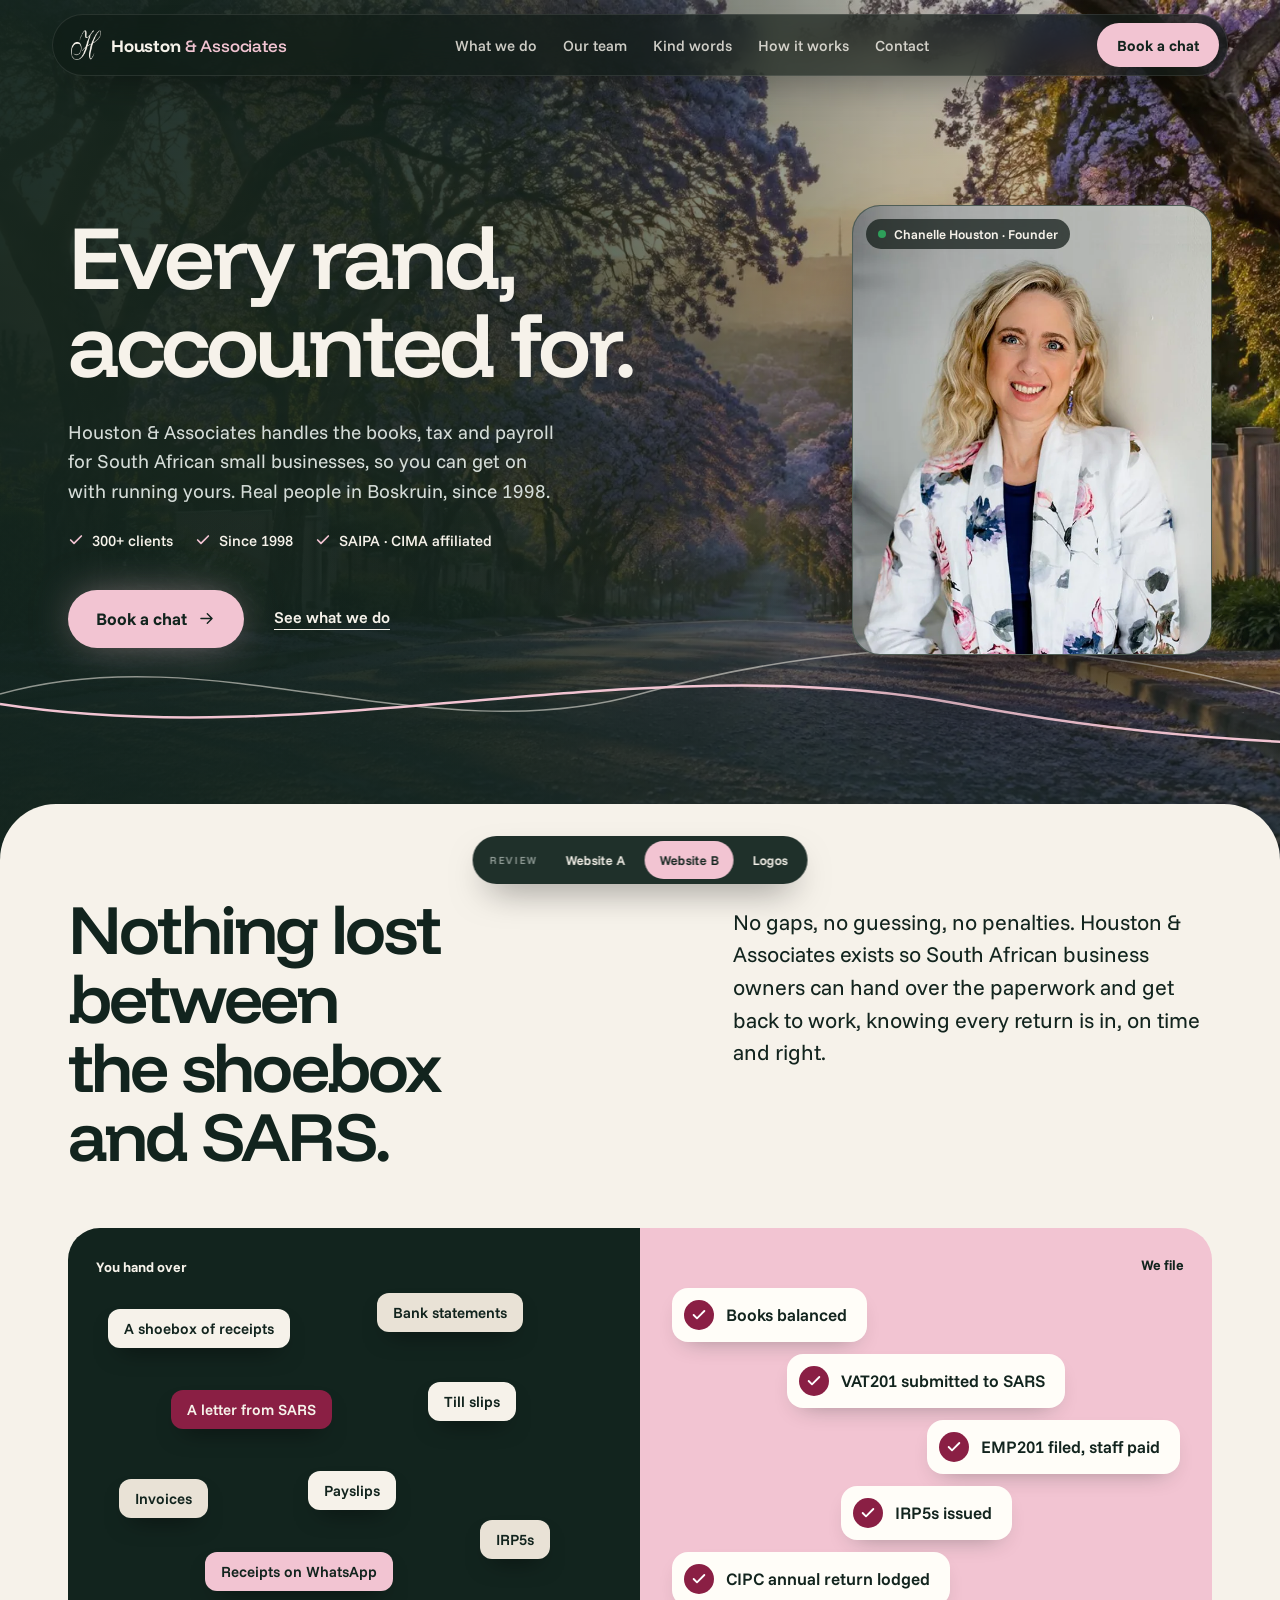
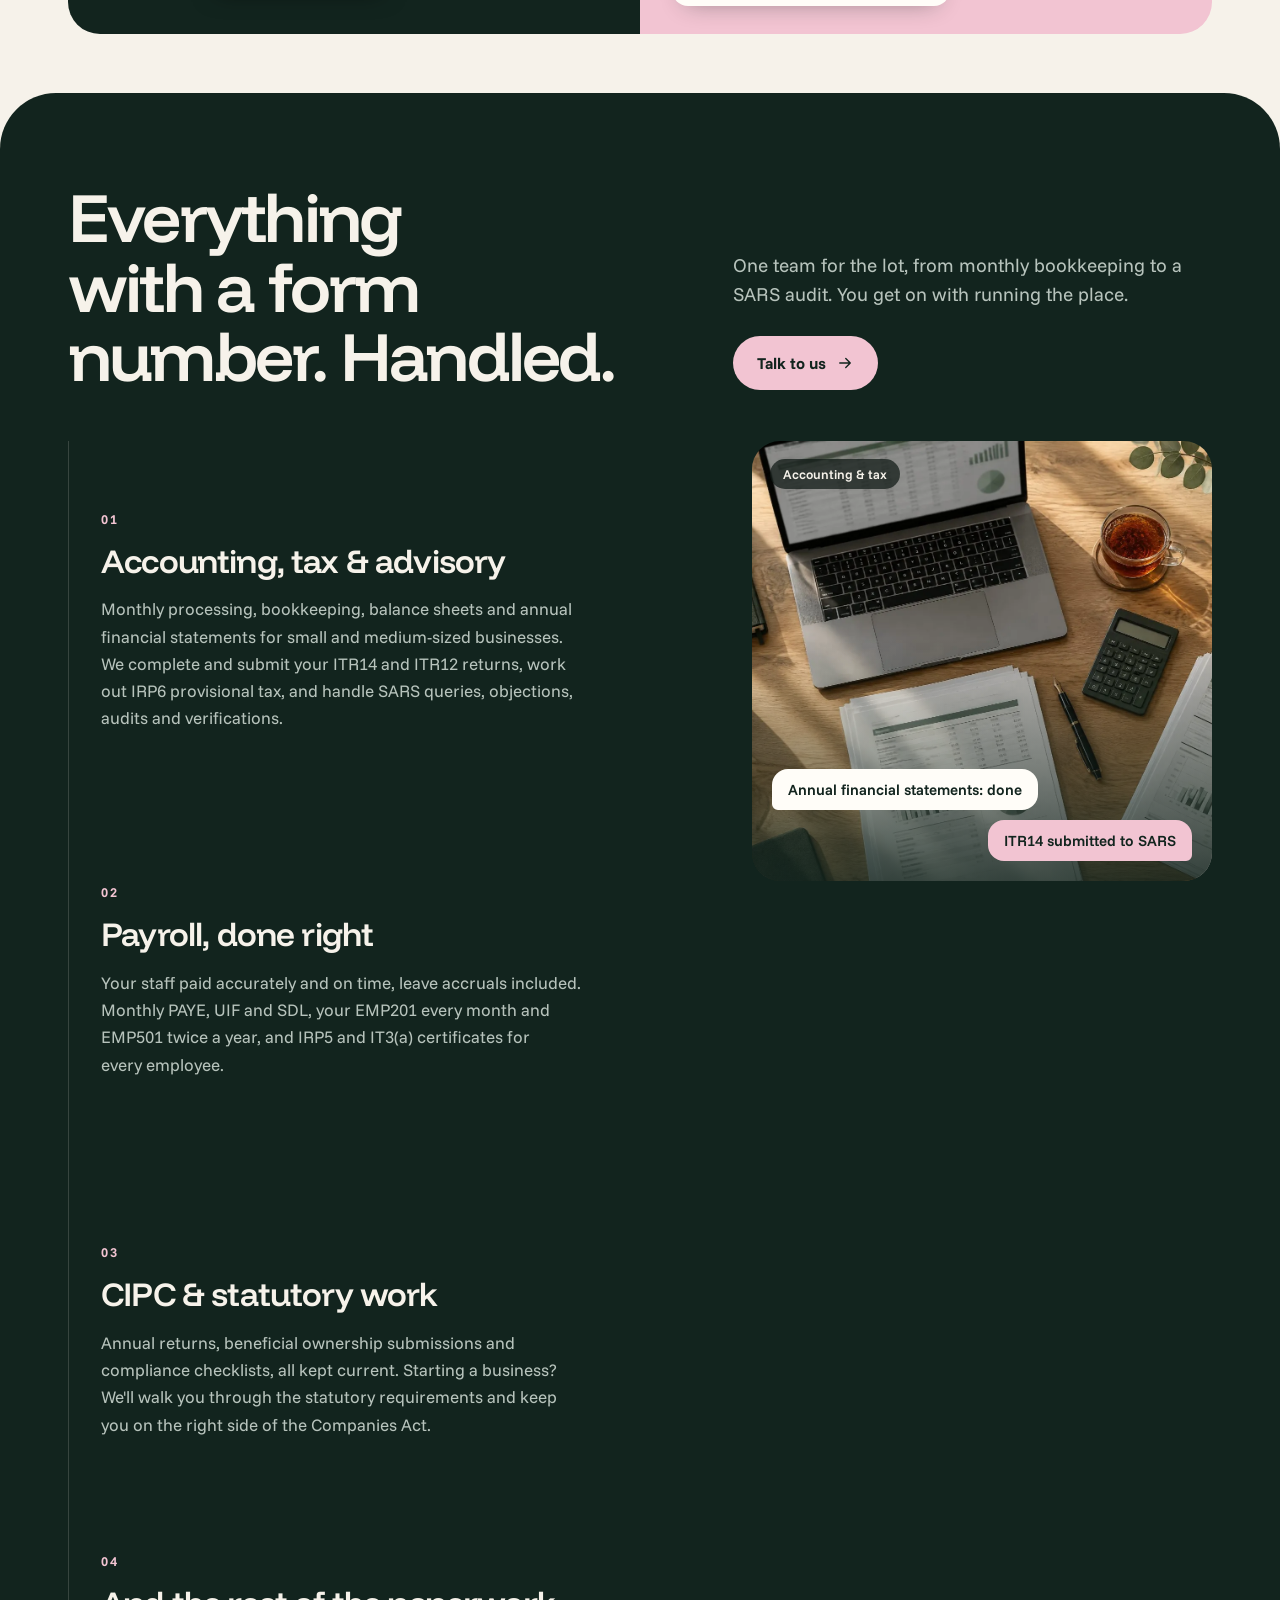
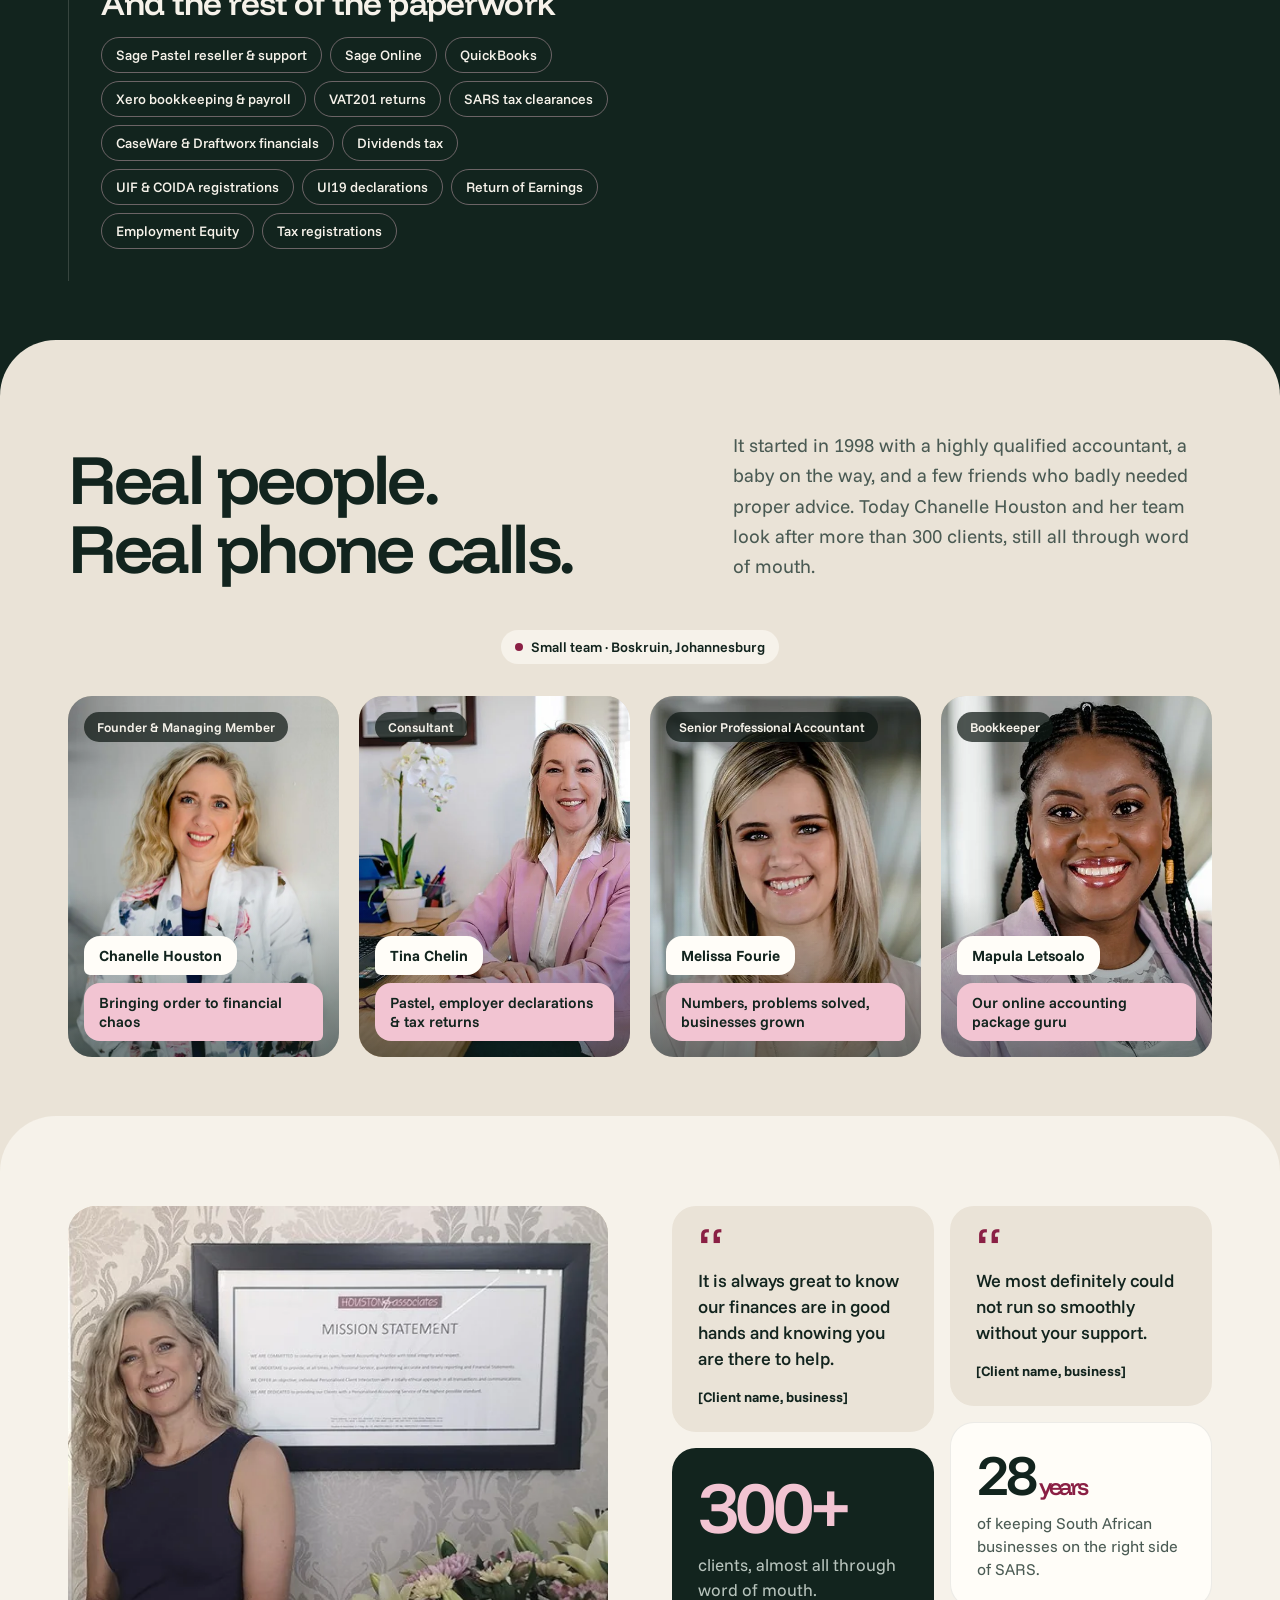
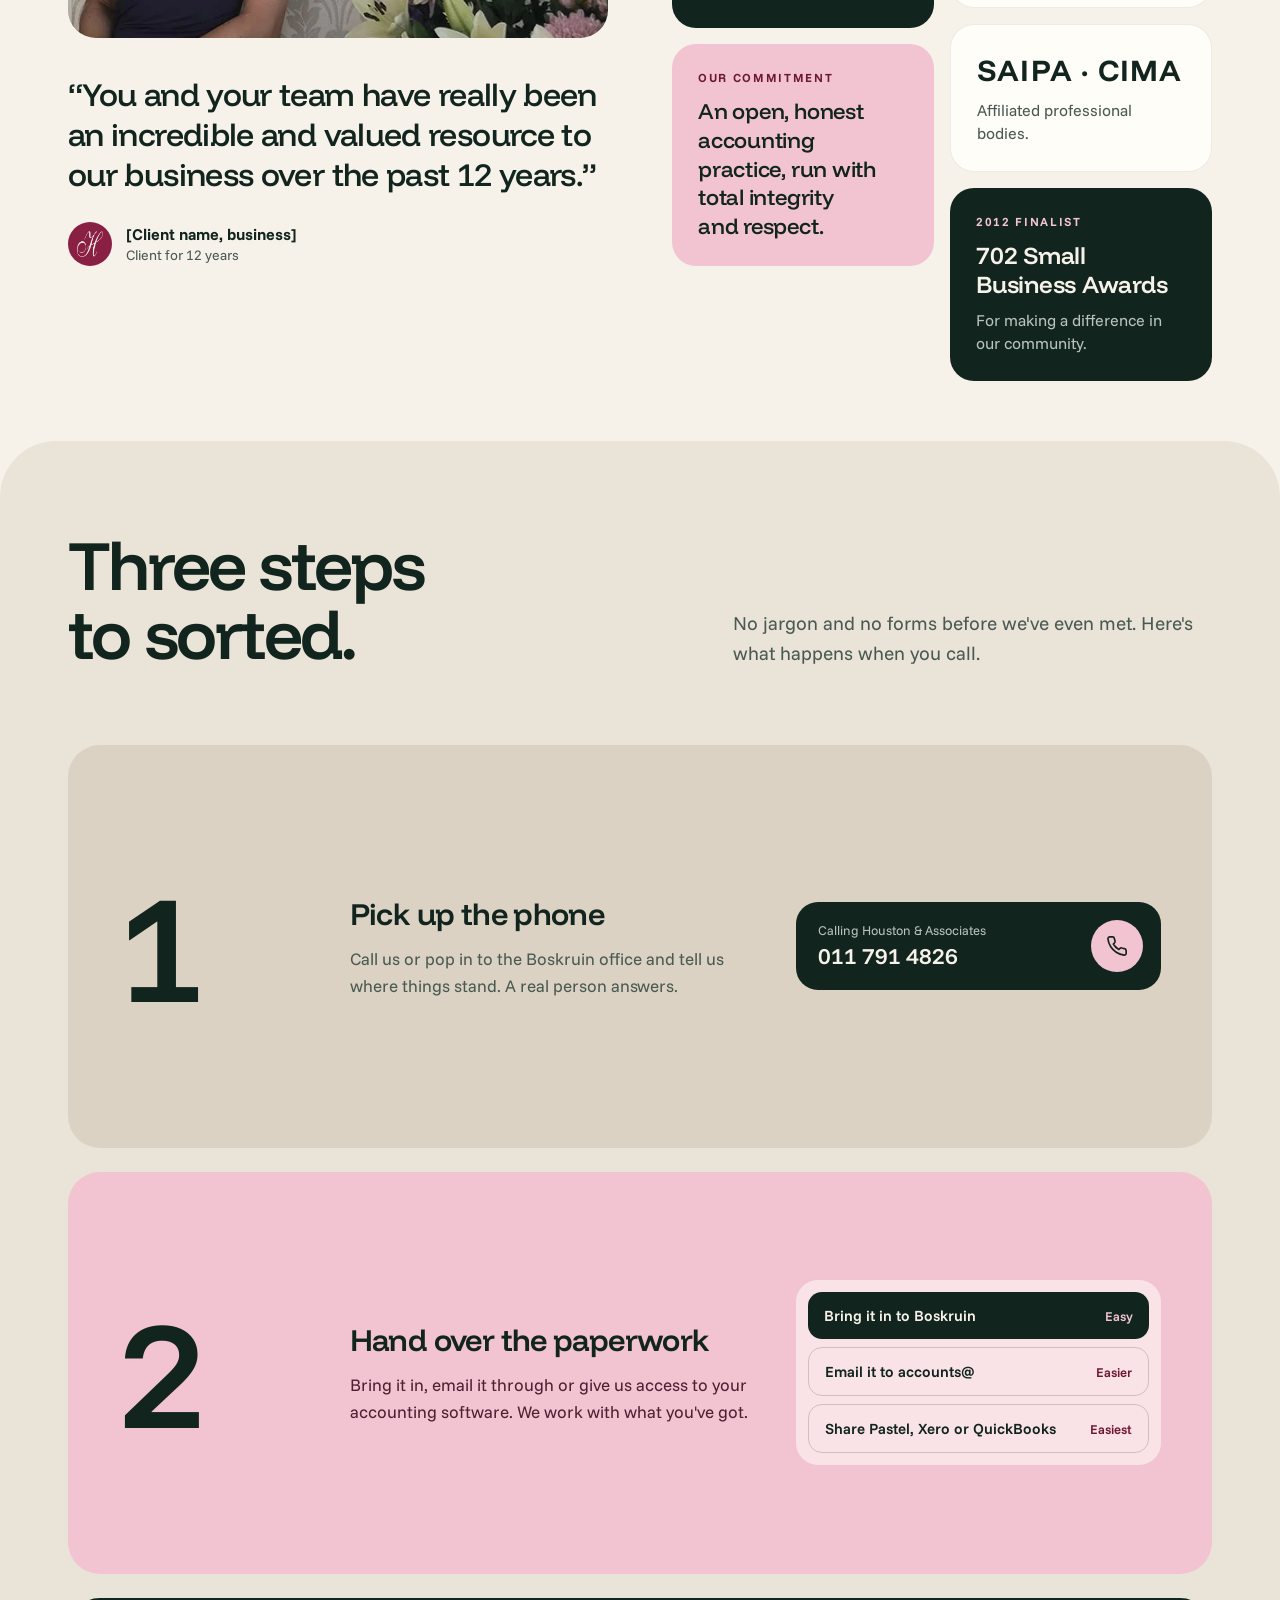
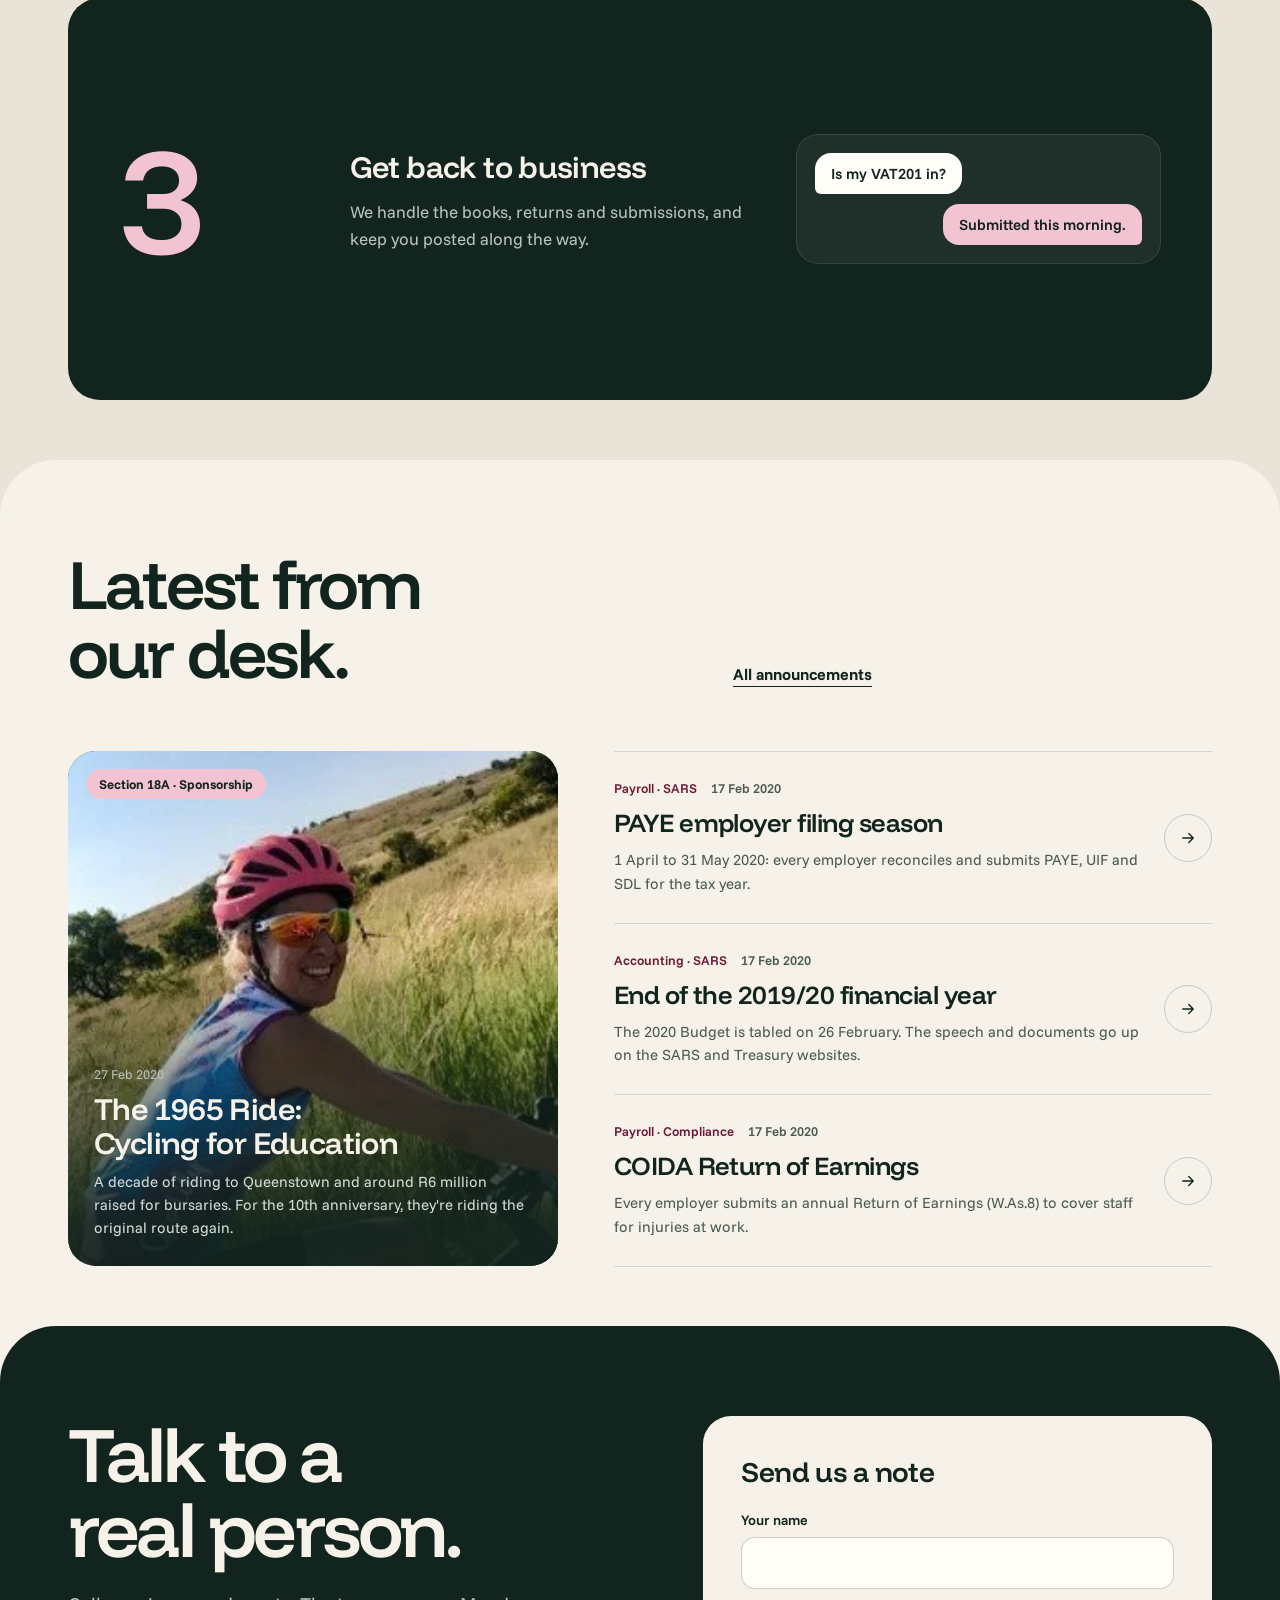
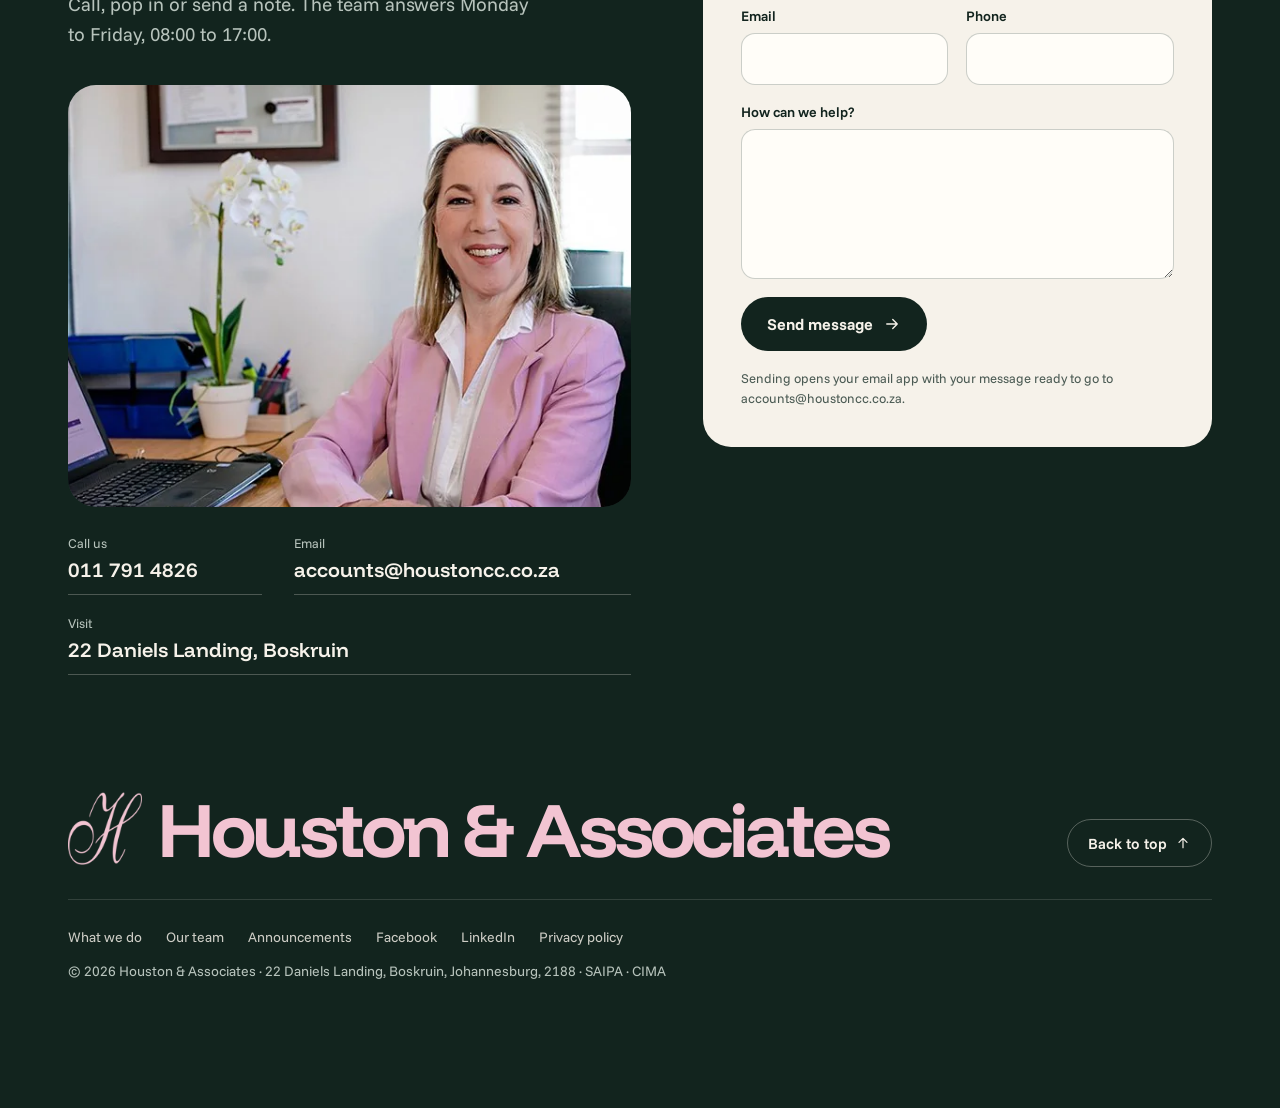
<file: version-b/index.html>
<!doctype html>
<html lang="en-ZA">
<head>
<meta charset="utf-8">
<meta name="viewport" content="width=device-width, initial-scale=1">
<title>Houston &amp; Associates | Version B preview</title>
<meta name="robots" content="noindex, nofollow">
<meta name="theme-color" content="#12241E">
<link rel="icon" href="../favicon.ico" sizes="any">
<link rel="icon" type="image/png" sizes="32x32" href="../favicon-32.png">
<link rel="preload" href="../assets/fonts/funnel-display-latin-wght-normal.woff2" as="font" type="font/woff2" crossorigin>
<link rel="preload" href="../assets/fonts/funnel-sans-latin-wght-normal.woff2" as="font" type="font/woff2" crossorigin>
<link rel="stylesheet" href="b.css">
<script src="../assets/review-bar.js" defer></script>
</head>
<body>
<div class="hnb" style="overflow-x: clip; min-height: 100vh">

<!-- ================= FLOATING PILL NAV ================= -->
<a class="hnb-skip" href="#main" style="position: absolute; left: -999px">Skip to content</a>
<header style="position: sticky; top: 0; z-index: 60; height: 0">
<nav aria-label="Main" style="max-width: 1240px; margin: 0 auto; padding: 14px clamp(12px, 3vw, 32px) 0">
<div style="display: flex; align-items: center; justify-content: space-between; gap: 16px; padding: 8px 8px 8px 18px; border-radius: 999px; background: rgba(16, 26, 22, 0.66); backdrop-filter: blur(16px) saturate(140%); -webkit-backdrop-filter: blur(16px) saturate(140%); border: 1px solid rgba(246, 242, 234, 0.1); box-shadow: 0 18px 40px -22px rgba(0, 0, 0, 0.7); color: #F6F2EA">
<a href="#top" aria-label="Houston and Associates home" style="display: flex; align-items: center; gap: 10px; color: #F6F2EA">
<img src="../assets/img/monogram-cream.png" alt="" style="display: block; width: 30px; height: 30px; object-fit: contain">
<span class="hnb-disp" style="font-size: 17px; font-weight: 700; letter-spacing: -0.01em; white-space: nowrap">Houston <span style="font-weight: 500; color: #F2C4D2">&amp; Associates</span></span>
</a>
<div class="hnb-navlinks" style="display: flex; align-items: center; gap: 26px; font-size: 15px; font-weight: 500">
<a class="hnb-nl" href="#services" style="color: #F6F2EA">What we do</a>
<a class="hnb-nl" href="#team" style="color: #F6F2EA">Our team</a>
<a class="hnb-nl" href="#words" style="color: #F6F2EA">Kind words</a>
<a class="hnb-nl" href="#how" style="color: #F6F2EA">How it works</a>
<a class="hnb-nl" href="#contact" style="color: #F6F2EA">Contact</a>
</div>
<a class="hnb-btn" href="#contact" style="display: inline-flex; align-items: center; gap: 8px; min-height: 44px; padding: 0 20px; border-radius: 999px; background: #F2C4D2; color: #12241E; font-size: 15px; font-weight: 700; white-space: nowrap">Book a chat</a>
</div>
</nav>
</header>

<main id="main">
<!-- ================= HERO ================= -->
<section id="top" style="position: relative; min-height: 860px; display: flex; align-items: center; overflow: hidden; background: #12241E; color: #F6F2EA; padding: 150px 0 150px">
<img class="hnb-kb" src="../assets/img/jacaranda-street.webp" alt="" aria-hidden="true" style="position: absolute; inset: 0; width: 100%; height: 100%; object-fit: cover; object-position: 70% 50%">
<div aria-hidden="true" style="position: absolute; inset: 0; background: linear-gradient(90deg, rgba(18, 36, 30, 0.95) 0%, rgba(18, 36, 30, 0.84) 36%, rgba(18, 36, 30, 0.3) 70%, rgba(18, 36, 30, 0.12) 100%)"></div>
<div aria-hidden="true" style="position: absolute; inset: 0; background: linear-gradient(to top, rgba(18, 36, 30, 0.75), rgba(18, 36, 30, 0) 45%)"></div>

<div aria-hidden="true" style="position: absolute; left: 0; right: 0; bottom: 96px; height: 140px; overflow: hidden; pointer-events: none">
<svg class="hnb-wave" viewBox="0 0 2880 140" preserveAspectRatio="none" style="position: absolute; left: 0; top: 0; width: 200%; height: 100%"><path d="M0 70 C 240 10, 480 130, 720 70 S 1200 10, 1440 70 S 1920 130, 2160 70 S 2640 10, 2880 70" fill="none" stroke="rgba(246, 242, 234, 0.55)" stroke-width="1.5"></path></svg>
<svg class="hnb-wave2" viewBox="0 0 2880 140" preserveAspectRatio="none" style="position: absolute; left: 0; top: 0; width: 200%; height: 100%"><path d="M0 80 C 360 130, 720 20, 1080 80 S 1800 130, 2160 80 S 2520 20, 2880 80" fill="none" stroke="#F2C4D2" stroke-width="2.5"></path></svg>
</div>

<div class="hnb-hero-grid" style="position: relative; width: 100%; max-width: 1240px; margin: 0 auto; padding: 0 clamp(16px, 4vw, 48px); display: grid; grid-template-columns: 1.2fr 0.8fr; gap: 48px; align-items: center">
<div>
<h1 class="hnb-in hnb-d1" style="margin: 0; font-size: clamp(54px, 7vw, 108px); font-weight: 600; line-height: 0.98; letter-spacing: -0.045em">Every rand, accounted for.</h1>
<p class="hnb-in hnb-d2" style="margin: 30px 0 0; max-width: 500px; font-size: clamp(18px, 1.5vw, 21px); line-height: 1.55; color: #D5DCD8">Houston &amp; Associates handles the books, tax and payroll for South African small businesses, so you can get on with running yours. Real people in Boskruin, since 1998.</p>
<div class="hnb-in hnb-d3" style="margin-top: 24px; display: flex; flex-wrap: wrap; gap: 10px 22px; font-size: 15px; font-weight: 500">
<span style="display: flex; align-items: center; gap: 8px"><svg class="hnb-i" width="16" height="16" viewBox="0 0 24 24" aria-hidden="true" style="color: #F2C4D2; stroke-width: 2.6"><path d="M20 6L9 17l-5-5"></path></svg>300+ clients</span>
<span style="display: flex; align-items: center; gap: 8px"><svg class="hnb-i" width="16" height="16" viewBox="0 0 24 24" aria-hidden="true" style="color: #F2C4D2; stroke-width: 2.6"><path d="M20 6L9 17l-5-5"></path></svg>Since 1998</span>
<span style="display: flex; align-items: center; gap: 8px"><svg class="hnb-i" width="16" height="16" viewBox="0 0 24 24" aria-hidden="true" style="color: #F2C4D2; stroke-width: 2.6"><path d="M20 6L9 17l-5-5"></path></svg>SAIPA · CIMA affiliated</span>
</div>
<div class="hnb-in hnb-d4" style="margin-top: 40px; display: flex; flex-wrap: wrap; align-items: center; gap: 14px 30px">
<a class="hnb-btn" href="#contact" style="display: inline-flex; align-items: center; gap: 10px; min-height: 58px; padding: 0 28px; border-radius: 999px; background: #F2C4D2; color: #12241E; font-size: 17px; font-weight: 700; box-shadow: 0 0 44px -8px rgba(242, 196, 210, 0.55)">Book a chat <svg class="hnb-i hnb-arr" width="19" height="19" viewBox="0 0 24 24" aria-hidden="true"><path d="M5 12h14M13 6l6 6-6 6"></path></svg></a>
<a class="hnb-link" href="#services" style="color: #F6F2EA; font-size: 16px; font-weight: 600">See what we do</a>
</div>
</div>

<div class="hnb-hero-card" style="position: relative; justify-self: end; width: 100%; max-width: 360px">
<div class="hnb-in hnb-d2">
<div class="hnb-float" style="position: relative">
<div style="border-radius: 28px; overflow: hidden; aspect-ratio: 4 / 5; border: 1px solid rgba(246, 242, 234, 0.18); box-shadow: 0 40px 80px -30px rgba(0, 0, 0, 0.75); background: #2A3D36">
<img src="../assets/img/chanelle-houston.webp" alt="Chanelle Houston, founder of Houston and Associates" style="display: block; width: 100%; height: 100%; object-fit: cover; object-position: 50% 15%">
</div>
<span style="position: absolute; left: 14px; top: 14px; display: flex; align-items: center; gap: 8px; padding: 7px 12px; border-radius: 999px; background: rgba(16, 26, 22, 0.72); backdrop-filter: blur(8px); -webkit-backdrop-filter: blur(8px); font-size: 13px; font-weight: 600; color: #F6F2EA"><span class="hnb-pulse" style="display: block; width: 8px; height: 8px; border-radius: 50%; background: #2E9F5A"></span>Chanelle Houston · Founder</span>

<div class="hnb-b1-wrap" aria-hidden="true" style="position: absolute; left: -72px; top: 44%; z-index: 2; display: grid; justify-items: start; align-items: start">
<div class="hnb-cl hnb-c1" style="grid-area: 1 / 1; display: flex; align-items: center; gap: 10px; width: max-content; max-width: 280px; padding: 12px 16px; border-radius: 18px 18px 18px 6px; background: #FFFDF8; color: #12241E; font-size: 15px; font-weight: 600; line-height: 1.35; box-shadow: 0 18px 36px -18px rgba(0, 0, 0, 0.6)">
<svg class="hnb-i" width="20" height="20" viewBox="0 0 24 24" style="color: #8A1F44"><path d="M14 3H6a2 2 0 0 0-2 2v14a2 2 0 0 0 2 2h12a2 2 0 0 0 2-2V9z"></path><path d="M14 3v6h6M8 13h8M8 17h5"></path></svg>
<span>Hi! SARS sent me a letter about my VAT. Help?</span>
</div>
<div class="hnb-cl hnb-c2" style="grid-area: 1 / 1; display: flex; align-items: center; gap: 10px; width: max-content; max-width: 280px; padding: 12px 16px; border-radius: 18px 18px 18px 6px; background: #FFFDF8; color: #12241E; font-size: 15px; font-weight: 600; line-height: 1.35; box-shadow: 0 18px 36px -18px rgba(0, 0, 0, 0.6)">
<svg class="hnb-i" width="20" height="20" viewBox="0 0 24 24" style="color: #8A1F44"><rect x="2" y="6" width="20" height="13" rx="2"></rect><path d="M2 10h20M16 14.5h2"></path></svg>
<span>Payroll's due this week and I'm swamped.</span>
</div>
<div class="hnb-cl hnb-c3" style="grid-area: 1 / 1; display: flex; align-items: center; gap: 10px; width: max-content; max-width: 280px; padding: 12px 16px; border-radius: 18px 18px 18px 6px; background: #FFFDF8; color: #12241E; font-size: 15px; font-weight: 600; line-height: 1.35; box-shadow: 0 18px 36px -18px rgba(0, 0, 0, 0.6)">
<svg class="hnb-i" width="20" height="20" viewBox="0 0 24 24" style="color: #8A1F44"><path d="M4 21V5a2 2 0 0 1 2-2h8a2 2 0 0 1 2 2v16M16 9h2a2 2 0 0 1 2 2v10M3 21h18M8 7h4M8 11h4M8 15h4"></path></svg>
<span>Starting a company. Where do I even begin?</span>
</div>
</div>

<div class="hnb-b2-wrap" aria-hidden="true" style="position: absolute; right: -44px; bottom: 40px; z-index: 2; display: grid; justify-items: end; align-items: end">
<div class="hnb-ty hnb-c1" style="grid-area: 1 / 1; display: flex; align-items: center; gap: 5px; padding: 15px 18px; border-radius: 18px 18px 6px 18px; background: #F2C4D2; box-shadow: 0 18px 36px -18px rgba(0, 0, 0, 0.6)"><span class="hnb-dot"></span><span class="hnb-dot"></span><span class="hnb-dot"></span></div>
<div class="hnb-ty hnb-c2" style="grid-area: 1 / 1; display: flex; align-items: center; gap: 5px; padding: 15px 18px; border-radius: 18px 18px 6px 18px; background: #F2C4D2; box-shadow: 0 18px 36px -18px rgba(0, 0, 0, 0.6)"><span class="hnb-dot"></span><span class="hnb-dot"></span><span class="hnb-dot"></span></div>
<div class="hnb-ty hnb-c3" style="grid-area: 1 / 1; display: flex; align-items: center; gap: 5px; padding: 15px 18px; border-radius: 18px 18px 6px 18px; background: #F2C4D2; box-shadow: 0 18px 36px -18px rgba(0, 0, 0, 0.6)"><span class="hnb-dot"></span><span class="hnb-dot"></span><span class="hnb-dot"></span></div>
<div class="hnb-rp hnb-c1" style="grid-area: 1 / 1; display: flex; align-items: flex-start; gap: 10px; width: max-content; max-width: 290px; padding: 10px 16px 12px 10px; border-radius: 18px 18px 6px 18px; background: #F2C4D2; color: #12241E; box-shadow: 0 18px 36px -18px rgba(0, 0, 0, 0.6)">
<span style="flex: none; width: 30px; height: 30px; border-radius: 50%; background: #FFFDF8; display: grid; place-items: center"><img src="../assets/img/monogram-wine.png" alt="" style="width: 20px; height: 20px; object-fit: contain"></span>
<span style="display: flex; flex-direction: column; gap: 2px"><span style="font-size: 11px; font-weight: 700; letter-spacing: 0.02em; color: #6E1735">Houston &amp; Associates</span><span style="font-size: 15px; font-weight: 600; line-height: 1.35">Send it over. We'll take care of it.</span></span>
</div>
<div class="hnb-rp hnb-c2" style="grid-area: 1 / 1; display: flex; align-items: flex-start; gap: 10px; width: max-content; max-width: 290px; padding: 10px 16px 12px 10px; border-radius: 18px 18px 6px 18px; background: #F2C4D2; color: #12241E; box-shadow: 0 18px 36px -18px rgba(0, 0, 0, 0.6)">
<span style="flex: none; width: 30px; height: 30px; border-radius: 50%; background: #FFFDF8; display: grid; place-items: center"><img src="../assets/img/monogram-wine.png" alt="" style="width: 20px; height: 20px; object-fit: contain"></span>
<span style="display: flex; flex-direction: column; gap: 2px"><span style="font-size: 11px; font-weight: 700; letter-spacing: 0.02em; color: #6E1735">Houston &amp; Associates</span><span style="font-size: 15px; font-weight: 600; line-height: 1.35">No stress. We'll run it for you.</span></span>
</div>
<div class="hnb-rp hnb-c3" style="grid-area: 1 / 1; display: flex; align-items: flex-start; gap: 10px; width: max-content; max-width: 290px; padding: 10px 16px 12px 10px; border-radius: 18px 18px 6px 18px; background: #F2C4D2; color: #12241E; box-shadow: 0 18px 36px -18px rgba(0, 0, 0, 0.6)">
<span style="flex: none; width: 30px; height: 30px; border-radius: 50%; background: #FFFDF8; display: grid; place-items: center"><img src="../assets/img/monogram-wine.png" alt="" style="width: 20px; height: 20px; object-fit: contain"></span>
<span style="display: flex; flex-direction: column; gap: 2px"><span style="font-size: 11px; font-weight: 700; letter-spacing: 0.02em; color: #6E1735">Houston &amp; Associates</span><span style="font-size: 15px; font-weight: 600; line-height: 1.35">Pop in for a chat. We'll walk you through it.</span></span>
</div>
</div>
</div>
</div>
</div>
</div>
</section>

<!-- ================= INTRO SHEET ================= -->
<section class="hnb-sheet" style="z-index: 2; background: #F6F2EA; padding: clamp(72px, 7vw, 104px) 0 clamp(104px, 9vw, 132px)">
<div style="max-width: 1240px; margin: 0 auto; padding: 0 clamp(16px, 4vw, 48px)">
<div class="hnb-two" style="display: grid; grid-template-columns: 1.1fr 0.9fr; gap: 32px 80px; align-items: start">
<h2 class="hnb-rise" style="margin: 0; font-size: clamp(42px, 5.4vw, 80px); font-weight: 600; line-height: 1; letter-spacing: -0.04em">Nothing lost between the shoebox and SARS.</h2>
<p class="hnb-p1" style="margin: 12px 0 0; font-size: clamp(20px, 1.7vw, 24px); line-height: 1.5; color: #12241E"><span class="hnb-w" style="--i: 0">No</span> <span class="hnb-w" style="--i: 1">gaps,</span> <span class="hnb-w" style="--i: 2">no</span> <span class="hnb-w" style="--i: 3">guessing,</span> <span class="hnb-w" style="--i: 4">no</span> <span class="hnb-w" style="--i: 5">penalties.</span> <span class="hnb-w" style="--i: 6">Houston</span> <span class="hnb-w" style="--i: 7">&amp;</span> <span class="hnb-w" style="--i: 8">Associates</span> <span class="hnb-w" style="--i: 9">exists</span> <span class="hnb-w" style="--i: 10">so</span> <span class="hnb-w" style="--i: 11">South</span> <span class="hnb-w" style="--i: 12">African</span> <span class="hnb-w" style="--i: 13">business</span> <span class="hnb-w" style="--i: 14">owners</span> <span class="hnb-w" style="--i: 15">can</span> <span class="hnb-w" style="--i: 16">hand</span> <span class="hnb-w" style="--i: 17">over</span> <span class="hnb-w" style="--i: 18">the</span> <span class="hnb-w" style="--i: 19">paperwork</span> <span class="hnb-w" style="--i: 20">and</span> <span class="hnb-w" style="--i: 21">get</span> <span class="hnb-w" style="--i: 22">back</span> <span class="hnb-w" style="--i: 23">to</span> <span class="hnb-w" style="--i: 24">work,</span> <span class="hnb-w" style="--i: 25">knowing</span> <span class="hnb-w" style="--i: 26">every</span> <span class="hnb-w" style="--i: 27">return</span> <span class="hnb-w" style="--i: 28">is</span> <span class="hnb-w" style="--i: 29">in,</span> <span class="hnb-w" style="--i: 30">on</span> <span class="hnb-w" style="--i: 31">time</span> <span class="hnb-w" style="--i: 32">and</span> <span class="hnb-w" style="--i: 33">right.</span></p>
</div>

<div class="hnb-split hnb-split-grid hnb-rise" style="margin-top: clamp(44px, 4.5vw, 64px); display: grid; grid-template-columns: 1fr 1fr; border-radius: 32px; overflow: hidden">
<div style="position: relative; min-height: 380px; padding: 28px; background: #12241E; color: #F6F2EA; overflow: hidden">
<span style="position: relative; z-index: 2; font-size: 14px; font-weight: 700">You hand over</span>
<span class="hnb-mess" style="--r: -8deg; left: 7%; top: 20%; animation-duration: 7s; padding: 10px 16px; border-radius: 12px; background: #F6F2EA; color: #12241E; font-size: 15px; font-weight: 600; box-shadow: 0 12px 24px -12px rgba(0, 0, 0, 0.6)">A shoebox of receipts</span>
<span class="hnb-mess" style="--r: 7deg; left: 54%; top: 16%; animation-duration: 8.5s; animation-delay: -2s; padding: 10px 16px; border-radius: 12px; background: #E9E2D6; color: #12241E; font-size: 15px; font-weight: 600; box-shadow: 0 12px 24px -12px rgba(0, 0, 0, 0.6)">Bank statements</span>
<span class="hnb-mess" style="--r: 4deg; left: 18%; top: 40%; animation-duration: 6.5s; animation-delay: -4s; padding: 10px 16px; border-radius: 12px; background: #8A1F44; color: #F6F2EA; font-size: 15px; font-weight: 600; box-shadow: 0 12px 24px -12px rgba(0, 0, 0, 0.6)">A letter from SARS</span>
<span class="hnb-mess" style="--r: -12deg; left: 63%; top: 38%; animation-duration: 7.5s; animation-delay: -1s; padding: 10px 16px; border-radius: 12px; background: #F6F2EA; color: #12241E; font-size: 15px; font-weight: 600; box-shadow: 0 12px 24px -12px rgba(0, 0, 0, 0.6)">Till slips</span>
<span class="hnb-mess" style="--r: 10deg; left: 9%; top: 62%; animation-duration: 8s; animation-delay: -5s; padding: 10px 16px; border-radius: 12px; background: #E9E2D6; color: #12241E; font-size: 15px; font-weight: 600; box-shadow: 0 12px 24px -12px rgba(0, 0, 0, 0.6)">Invoices</span>
<span class="hnb-mess" style="--r: -5deg; left: 42%; top: 60%; animation-duration: 6.8s; animation-delay: -3s; padding: 10px 16px; border-radius: 12px; background: #F6F2EA; color: #12241E; font-size: 15px; font-weight: 600; box-shadow: 0 12px 24px -12px rgba(0, 0, 0, 0.6)">Payslips</span>
<span class="hnb-mess" style="--r: -3deg; left: 24%; top: 80%; animation-duration: 9s; animation-delay: -6s; padding: 10px 16px; border-radius: 12px; background: #F2C4D2; color: #12241E; font-size: 15px; font-weight: 600; box-shadow: 0 12px 24px -12px rgba(0, 0, 0, 0.6)">Receipts on WhatsApp</span>
<span class="hnb-mess" style="--r: 14deg; left: 72%; top: 72%; animation-duration: 7.2s; animation-delay: -2.5s; padding: 10px 16px; border-radius: 12px; background: #E9E2D6; color: #12241E; font-size: 15px; font-weight: 600; box-shadow: 0 12px 24px -12px rgba(0, 0, 0, 0.6)">IRP5s</span>
</div>
<div style="position: relative; min-height: 380px; padding: 28px; background: #F2C4D2; color: #12241E; display: flex; flex-direction: column">
<span style="align-self: flex-end; font-size: 14px; font-weight: 700">We file</span>
<ul style="margin: 14px 0 0; padding: 0 4px; list-style: none; display: flex; flex-direction: column; align-items: flex-start; gap: 12px">
<li class="hnb-done" style="--i: 0; display: flex; align-items: center; gap: 12px; padding: 12px 20px 12px 12px; border-radius: 16px; background: #FFFDF8; font-size: 17px; font-weight: 600; box-shadow: 0 10px 24px -14px rgba(18, 36, 30, 0.45)"><span style="flex: none; width: 30px; height: 30px; border-radius: 50%; background: #8A1F44; color: #FFFFFF; display: grid; place-items: center"><svg class="hnb-i" width="16" height="16" viewBox="0 0 24 24" aria-hidden="true" style="stroke-width: 2.8"><path d="M20 6L9 17l-5-5"></path></svg></span>Books balanced</li>
<li class="hnb-done" style="--i: 1; align-self: center; display: flex; align-items: center; gap: 12px; padding: 12px 20px 12px 12px; border-radius: 16px; background: #FFFDF8; font-size: 17px; font-weight: 600; box-shadow: 0 10px 24px -14px rgba(18, 36, 30, 0.45)"><span style="flex: none; width: 30px; height: 30px; border-radius: 50%; background: #8A1F44; color: #FFFFFF; display: grid; place-items: center"><svg class="hnb-i" width="16" height="16" viewBox="0 0 24 24" aria-hidden="true" style="stroke-width: 2.8"><path d="M20 6L9 17l-5-5"></path></svg></span>VAT201 submitted to SARS</li>
<li class="hnb-done" style="--i: 2; align-self: flex-end; display: flex; align-items: center; gap: 12px; padding: 12px 20px 12px 12px; border-radius: 16px; background: #FFFDF8; font-size: 17px; font-weight: 600; box-shadow: 0 10px 24px -14px rgba(18, 36, 30, 0.45)"><span style="flex: none; width: 30px; height: 30px; border-radius: 50%; background: #8A1F44; color: #FFFFFF; display: grid; place-items: center"><svg class="hnb-i" width="16" height="16" viewBox="0 0 24 24" aria-hidden="true" style="stroke-width: 2.8"><path d="M20 6L9 17l-5-5"></path></svg></span>EMP201 filed, staff paid</li>
<li class="hnb-done" style="--i: 3; align-self: center; display: flex; align-items: center; gap: 12px; padding: 12px 20px 12px 12px; border-radius: 16px; background: #FFFDF8; font-size: 17px; font-weight: 600; box-shadow: 0 10px 24px -14px rgba(18, 36, 30, 0.45)"><span style="flex: none; width: 30px; height: 30px; border-radius: 50%; background: #8A1F44; color: #FFFFFF; display: grid; place-items: center"><svg class="hnb-i" width="16" height="16" viewBox="0 0 24 24" aria-hidden="true" style="stroke-width: 2.8"><path d="M20 6L9 17l-5-5"></path></svg></span>IRP5s issued</li>
<li class="hnb-done" style="--i: 4; display: flex; align-items: center; gap: 12px; padding: 12px 20px 12px 12px; border-radius: 16px; background: #FFFDF8; font-size: 17px; font-weight: 600; box-shadow: 0 10px 24px -14px rgba(18, 36, 30, 0.45)"><span style="flex: none; width: 30px; height: 30px; border-radius: 50%; background: #8A1F44; color: #FFFFFF; display: grid; place-items: center"><svg class="hnb-i" width="16" height="16" viewBox="0 0 24 24" aria-hidden="true" style="stroke-width: 2.8"><path d="M20 6L9 17l-5-5"></path></svg></span>CIPC annual return lodged</li>
</ul>
</div>
</div>
</div>
</section>

<!-- ================= SERVICES SHEET (sticky showcase) ================= -->
<section id="services" class="hnb-sheet hnb-svc" style="z-index: 3; background: #12241E; color: #F6F2EA; padding: clamp(72px, 7vw, 104px) 0 clamp(104px, 9vw, 132px)">
<div style="max-width: 1240px; margin: 0 auto; padding: 0 clamp(16px, 4vw, 48px)">
<div class="hnb-two" style="display: grid; grid-template-columns: 1.1fr 0.9fr; gap: 32px 80px; align-items: end">
<h2 class="hnb-rise" style="margin: 0; font-size: clamp(42px, 5.4vw, 80px); font-weight: 600; line-height: 1; letter-spacing: -0.04em">Everything with a form number. Handled.</h2>
<div class="hnb-rise">
<p style="margin: 0; font-size: 19px; line-height: 1.55; color: #B7C3BC">One team for the lot, from monthly bookkeeping to a SARS audit. You get on with running the place.</p>
<a class="hnb-btn" href="#contact" style="margin-top: 26px; display: inline-flex; align-items: center; gap: 10px; min-height: 54px; padding: 0 24px; border-radius: 999px; background: #F2C4D2; color: #12241E; font-size: 16px; font-weight: 700">Talk to us <svg class="hnb-i hnb-arr" width="18" height="18" viewBox="0 0 24 24" aria-hidden="true"><path d="M5 12h14M13 6l6 6-6 6"></path></svg></a>
</div>
</div>

<div class="hnb-svc-grid" style="margin-top: clamp(40px, 4vw, 60px); display: grid; grid-template-columns: 1.15fr 0.85fr; gap: 56px">
<div style="border-left: 1px solid rgba(246, 242, 234, 0.16)">

<div class="hnb-blk hnb-blk1" style="min-height: 360px; display: flex; flex-direction: column; justify-content: center; padding: 0 0 0 32px">
<div class="hnb-blk-in" style="display: flex; flex-direction: column; gap: 16px">
<span style="font-size: 13px; font-weight: 700; letter-spacing: 0.16em; color: #F2C4D2">01</span>
<h3 style="margin: 0; font-size: clamp(28px, 2.6vw, 38px); font-weight: 600; letter-spacing: -0.025em; line-height: 1.1">Accounting, tax &amp; advisory</h3>
<p style="margin: 0; max-width: 480px; font-size: 17px; line-height: 1.6; color: #B7C3BC">Monthly processing, bookkeeping, balance sheets and annual financial statements for small and medium-sized businesses. We complete and submit your ITR14 and ITR12 returns, work out IRP6 provisional tax, and handle SARS queries, objections, audits and verifications.</p>
<img loading="lazy" decoding="async" class="hnb-inline-img" src="../assets/img/accounting-desk.webp" alt="An accountant's desk with financial statements and a calculator" style="display: none; width: 100%; aspect-ratio: 4 / 3; object-fit: cover; border-radius: 22px; margin-top: 8px">
</div>
</div>

<div class="hnb-blk hnb-blk2" style="min-height: 360px; display: flex; flex-direction: column; justify-content: center; padding: 0 0 0 32px">
<div class="hnb-blk-in" style="display: flex; flex-direction: column; gap: 16px">
<span style="font-size: 13px; font-weight: 700; letter-spacing: 0.16em; color: #F2C4D2">02</span>
<h3 style="margin: 0; font-size: clamp(28px, 2.6vw, 38px); font-weight: 600; letter-spacing: -0.025em; line-height: 1.1">Payroll, done right</h3>
<p style="margin: 0; max-width: 480px; font-size: 17px; line-height: 1.6; color: #B7C3BC">Your staff paid accurately and on time, leave accruals included. Monthly PAYE, UIF and SDL, your EMP201 every month and EMP501 twice a year, and IRP5 and IT3(a) certificates for every employee.</p>
<img loading="lazy" decoding="async" class="hnb-inline-img" src="../assets/img/payroll.webp" alt="Hands on a laptop processing a payment" style="display: none; width: 100%; aspect-ratio: 4 / 3; object-fit: cover; border-radius: 22px; margin-top: 8px">
</div>
</div>

<div class="hnb-blk hnb-blk3" style="min-height: 360px; display: flex; flex-direction: column; justify-content: center; padding: 0 0 0 32px">
<div class="hnb-blk-in" style="display: flex; flex-direction: column; gap: 16px">
<span style="font-size: 13px; font-weight: 700; letter-spacing: 0.16em; color: #F2C4D2">03</span>
<h3 style="margin: 0; font-size: clamp(28px, 2.6vw, 38px); font-weight: 600; letter-spacing: -0.025em; line-height: 1.1">CIPC &amp; statutory work</h3>
<p style="margin: 0; max-width: 480px; font-size: 17px; line-height: 1.6; color: #B7C3BC">Annual returns, beneficial ownership submissions and compliance checklists, all kept current. Starting a business? We'll walk you through the statutory requirements and keep you on the right side of the Companies Act.</p>
<img loading="lazy" decoding="async" class="hnb-inline-img" src="../assets/img/statutory-paperwork.webp" alt="Neat company folders with a rubber stamp" style="display: none; width: 100%; aspect-ratio: 4 / 3; object-fit: cover; border-radius: 22px; margin-top: 8px">
</div>
</div>

<div class="hnb-blk hnb-blk4" style="min-height: 360px; display: flex; flex-direction: column; justify-content: center; padding: 0 0 0 32px">
<div class="hnb-blk-in" style="display: flex; flex-direction: column; gap: 16px">
<span style="font-size: 13px; font-weight: 700; letter-spacing: 0.16em; color: #F2C4D2">04</span>
<h3 style="margin: 0; font-size: clamp(28px, 2.6vw, 38px); font-weight: 600; letter-spacing: -0.025em; line-height: 1.1">And the rest of the paperwork</h3>
<div style="display: flex; flex-wrap: wrap; gap: 8px; max-width: 520px">
<span class="hnb-chip" style="padding: 8px 14px; border-radius: 999px; border: 1px solid rgba(242, 196, 210, 0.4); font-size: 14px; font-weight: 500">Sage Pastel reseller &amp; support</span>
<span class="hnb-chip" style="padding: 8px 14px; border-radius: 999px; border: 1px solid rgba(242, 196, 210, 0.4); font-size: 14px; font-weight: 500">Sage Online</span>
<span class="hnb-chip" style="padding: 8px 14px; border-radius: 999px; border: 1px solid rgba(242, 196, 210, 0.4); font-size: 14px; font-weight: 500">QuickBooks</span>
<span class="hnb-chip" style="padding: 8px 14px; border-radius: 999px; border: 1px solid rgba(242, 196, 210, 0.4); font-size: 14px; font-weight: 500">Xero bookkeeping &amp; payroll</span>
<span class="hnb-chip" style="padding: 8px 14px; border-radius: 999px; border: 1px solid rgba(242, 196, 210, 0.4); font-size: 14px; font-weight: 500">VAT201 returns</span>
<span class="hnb-chip" style="padding: 8px 14px; border-radius: 999px; border: 1px solid rgba(242, 196, 210, 0.4); font-size: 14px; font-weight: 500">SARS tax clearances</span>
<span class="hnb-chip" style="padding: 8px 14px; border-radius: 999px; border: 1px solid rgba(242, 196, 210, 0.4); font-size: 14px; font-weight: 500">CaseWare &amp; Draftworx financials</span>
<span class="hnb-chip" style="padding: 8px 14px; border-radius: 999px; border: 1px solid rgba(242, 196, 210, 0.4); font-size: 14px; font-weight: 500">Dividends tax</span>
<span class="hnb-chip" style="padding: 8px 14px; border-radius: 999px; border: 1px solid rgba(242, 196, 210, 0.4); font-size: 14px; font-weight: 500">UIF &amp; COIDA registrations</span>
<span class="hnb-chip" style="padding: 8px 14px; border-radius: 999px; border: 1px solid rgba(242, 196, 210, 0.4); font-size: 14px; font-weight: 500">UI19 declarations</span>
<span class="hnb-chip" style="padding: 8px 14px; border-radius: 999px; border: 1px solid rgba(242, 196, 210, 0.4); font-size: 14px; font-weight: 500">Return of Earnings</span>
<span class="hnb-chip" style="padding: 8px 14px; border-radius: 999px; border: 1px solid rgba(242, 196, 210, 0.4); font-size: 14px; font-weight: 500">Employment Equity</span>
<span class="hnb-chip" style="padding: 8px 14px; border-radius: 999px; border: 1px solid rgba(242, 196, 210, 0.4); font-size: 14px; font-weight: 500">Tax registrations</span>
</div>
<img loading="lazy" decoding="async" class="hnb-inline-img" src="../assets/img/mapula-letsoalo.webp" alt="Mapula Letsoalo, bookkeeper" style="display: none; width: 100%; aspect-ratio: 4 / 3; object-fit: cover; object-position: 50% 20%; border-radius: 22px; margin-top: 8px">
</div>
</div>

</div>

<div class="hnb-sticky-col">
<div style="position: sticky; top: 150px; height: 440px; max-width: 460px; margin-left: auto">

<div class="hnb-l1" style="position: absolute; inset: 0; border-radius: 28px; overflow: hidden; opacity: 1; background: #2A3D36">
<img loading="lazy" decoding="async" src="../assets/img/accounting-desk.webp" alt="" style="display: block; width: 100%; height: 100%; object-fit: cover">
<div aria-hidden="true" style="position: absolute; inset: 0; background: linear-gradient(to top, rgba(18, 36, 30, 0.8), rgba(18, 36, 30, 0) 55%)"></div>
<span style="position: absolute; left: 18px; top: 18px; padding: 7px 13px; border-radius: 999px; background: rgba(16, 26, 22, 0.72); font-size: 13px; font-weight: 600">Accounting &amp; tax</span>
<div style="position: absolute; left: 20px; right: 20px; bottom: 20px; display: flex; flex-direction: column; gap: 10px">
<span style="align-self: flex-start; padding: 11px 16px; border-radius: 16px 16px 16px 6px; background: #FFFDF8; color: #12241E; font-size: 15px; font-weight: 600">Annual financial statements: done</span>
<span style="align-self: flex-end; padding: 11px 16px; border-radius: 16px 16px 6px 16px; background: #F2C4D2; color: #12241E; font-size: 15px; font-weight: 600">ITR14 submitted to SARS</span>
</div>
</div>

<div class="hnb-l2" style="position: absolute; inset: 0; border-radius: 28px; overflow: hidden; opacity: 0; background: #2A3D36">
<img loading="lazy" decoding="async" src="../assets/img/payroll.webp" alt="" style="display: block; width: 100%; height: 100%; object-fit: cover">
<div aria-hidden="true" style="position: absolute; inset: 0; background: linear-gradient(to top, rgba(18, 36, 30, 0.8), rgba(18, 36, 30, 0) 55%)"></div>
<span style="position: absolute; left: 18px; top: 18px; padding: 7px 13px; border-radius: 999px; background: rgba(16, 26, 22, 0.72); font-size: 13px; font-weight: 600">Payroll</span>
<div style="position: absolute; left: 20px; right: 20px; bottom: 20px; display: flex; flex-direction: column; gap: 10px">
<span style="align-self: flex-start; padding: 11px 16px; border-radius: 16px 16px 16px 6px; background: #FFFDF8; color: #12241E; font-size: 15px; font-weight: 600">Staff paid on time</span>
<span style="align-self: flex-end; padding: 11px 16px; border-radius: 16px 16px 6px 16px; background: #F2C4D2; color: #12241E; font-size: 15px; font-weight: 600">EMP201 filed</span>
</div>
</div>

<div class="hnb-l3" style="position: absolute; inset: 0; border-radius: 28px; overflow: hidden; opacity: 0; background: #2A3D36">
<img loading="lazy" decoding="async" src="../assets/img/statutory-paperwork.webp" alt="" style="display: block; width: 100%; height: 100%; object-fit: cover">
<div aria-hidden="true" style="position: absolute; inset: 0; background: linear-gradient(to top, rgba(18, 36, 30, 0.8), rgba(18, 36, 30, 0) 55%)"></div>
<span style="position: absolute; left: 18px; top: 18px; padding: 7px 13px; border-radius: 999px; background: rgba(16, 26, 22, 0.72); font-size: 13px; font-weight: 600">Statutory</span>
<div style="position: absolute; left: 20px; right: 20px; bottom: 20px; display: flex; flex-direction: column; gap: 10px">
<span style="align-self: flex-start; padding: 11px 16px; border-radius: 16px 16px 16px 6px; background: #FFFDF8; color: #12241E; font-size: 15px; font-weight: 600">CIPC annual return lodged</span>
<span style="align-self: flex-end; padding: 11px 16px; border-radius: 16px 16px 6px 16px; background: #F2C4D2; color: #12241E; font-size: 15px; font-weight: 600">Beneficial ownership filed</span>
</div>
</div>

<div class="hnb-l4" style="position: absolute; inset: 0; border-radius: 28px; overflow: hidden; opacity: 0; background: #2A3D36">
<img loading="lazy" decoding="async" src="../assets/img/mapula-letsoalo.webp" alt="" style="display: block; width: 100%; height: 100%; object-fit: cover; object-position: 50% 20%">
<div aria-hidden="true" style="position: absolute; inset: 0; background: linear-gradient(to top, rgba(18, 36, 30, 0.85), rgba(18, 36, 30, 0) 55%)"></div>
<span style="position: absolute; left: 18px; top: 18px; padding: 7px 13px; border-radius: 999px; background: rgba(16, 26, 22, 0.72); font-size: 13px; font-weight: 600">Mapula Letsoalo · Bookkeeper</span>
<div style="position: absolute; left: 20px; right: 20px; bottom: 20px; display: flex; flex-direction: column; gap: 10px">
<span style="align-self: flex-start; padding: 11px 16px; border-radius: 16px 16px 16px 6px; background: #FFFDF8; color: #12241E; font-size: 15px; font-weight: 600">Sage Pastel, Xero or QuickBooks?</span>
<span style="align-self: flex-end; padding: 11px 16px; border-radius: 16px 16px 6px 16px; background: #F2C4D2; color: #12241E; font-size: 15px; font-weight: 600">Our online accounting package guru</span>
</div>
</div>

</div>
</div>
</div>
</div>
</section>

<!-- ================= TEAM SHEET (photo rail) ================= -->
<section id="team" class="hnb-sheet" style="z-index: 4; background: #EAE3D7; padding: clamp(72px, 7vw, 104px) 0 clamp(104px, 9vw, 132px); overflow: hidden">
<div style="max-width: 1240px; margin: 0 auto; padding: 0 clamp(16px, 4vw, 48px)">
<div class="hnb-two" style="display: grid; grid-template-columns: 1.1fr 0.9fr; gap: 32px 80px; align-items: end">
<h2 class="hnb-rise" style="margin: 0; font-size: clamp(42px, 5.4vw, 80px); font-weight: 600; line-height: 1; letter-spacing: -0.04em">Real people. Real phone calls.</h2>
<p class="hnb-rise" style="margin: 0; font-size: 19px; line-height: 1.6; color: #4A5A53">It started in 1998 with a highly qualified accountant, a baby on the way, and a few friends who badly needed proper advice. Today Chanelle Houston and her team look after more than 300 clients, still all through word of mouth.</p>
</div>
<div style="margin-top: 48px; display: flex; justify-content: center">
<span style="display: inline-flex; align-items: center; gap: 8px; padding: 8px 14px; border-radius: 999px; background: #F6F2EA; font-size: 14px; font-weight: 600"><span style="display: block; width: 8px; height: 8px; border-radius: 50%; background: #8A1F44"></span>Small team · Boskruin, Johannesburg</span>
</div>
</div>
<div style="max-width: 1240px; margin: 32px auto 0; padding: 0 clamp(16px, 4vw, 48px)">
<div class="hnb-team-grid" style="display: grid; grid-template-columns: repeat(4, minmax(0, 1fr)); gap: 20px">

<figure class="hnb-card hnb-rise" style="margin: 0; position: relative; width: 100%; aspect-ratio: 3 / 4; border-radius: 24px; overflow: hidden; background: #D9CDB8">
<img loading="lazy" decoding="async" class="hnb-zoom" src="../assets/img/chanelle-houston.webp" alt="Chanelle Houston" style="display: block; width: 100%; height: 100%; object-fit: cover; object-position: 50% 15%">
<div aria-hidden="true" style="position: absolute; inset: 0; background: linear-gradient(to top, rgba(18, 36, 30, 0.55), rgba(18, 36, 30, 0) 45%)"></div>
<span class="hnb-role" style="position: absolute; left: 16px; top: 16px; padding: 7px 13px; border-radius: 999px; background: rgba(16, 26, 22, 0.72); color: #F6F2EA; font-size: 13px; font-weight: 600">Founder &amp; Managing Member</span>
<figcaption style="position: absolute; left: 16px; right: 16px; bottom: 16px; display: flex; flex-direction: column; gap: 8px">
<span style="align-self: flex-start; padding: 10px 15px; border-radius: 16px 16px 16px 6px; background: #FFFDF8; font-size: 15px; font-weight: 700">Chanelle Houston</span>
<span style="align-self: flex-end; padding: 10px 15px; border-radius: 16px 16px 6px 16px; background: #F2C4D2; font-size: 15px; font-weight: 600">Bringing order to financial chaos</span>
</figcaption>
</figure>

<figure class="hnb-card hnb-rise" style="margin: 0; position: relative; width: 100%; aspect-ratio: 3 / 4; border-radius: 24px; overflow: hidden; background: #D9CDB8">
<img loading="lazy" decoding="async" class="hnb-zoom" src="../assets/img/tina-chelin.webp" alt="Tina Chelin at her desk" style="display: block; width: 100%; height: 100%; object-fit: cover; object-position: 62% 30%">
<div aria-hidden="true" style="position: absolute; inset: 0; background: linear-gradient(to top, rgba(18, 36, 30, 0.55), rgba(18, 36, 30, 0) 45%)"></div>
<span class="hnb-role" style="position: absolute; left: 16px; top: 16px; padding: 7px 13px; border-radius: 999px; background: rgba(16, 26, 22, 0.72); color: #F6F2EA; font-size: 13px; font-weight: 600">Consultant</span>
<figcaption style="position: absolute; left: 16px; right: 16px; bottom: 16px; display: flex; flex-direction: column; gap: 8px">
<span style="align-self: flex-start; padding: 10px 15px; border-radius: 16px 16px 16px 6px; background: #FFFDF8; font-size: 15px; font-weight: 700">Tina Chelin</span>
<span style="align-self: flex-end; padding: 10px 15px; border-radius: 16px 16px 6px 16px; background: #F2C4D2; font-size: 15px; font-weight: 600">Pastel, employer declarations &amp; tax returns</span>
</figcaption>
</figure>

<figure class="hnb-card hnb-rise" style="margin: 0; position: relative; width: 100%; aspect-ratio: 3 / 4; border-radius: 24px; overflow: hidden; background: #D9CDB8">
<img loading="lazy" decoding="async" class="hnb-zoom" src="../assets/img/melissa-fourie.webp" alt="Melissa Fourie" style="display: block; width: 100%; height: 100%; object-fit: cover; object-position: 50% 25%">
<div aria-hidden="true" style="position: absolute; inset: 0; background: linear-gradient(to top, rgba(18, 36, 30, 0.55), rgba(18, 36, 30, 0) 45%)"></div>
<span class="hnb-role" style="position: absolute; left: 16px; top: 16px; padding: 7px 13px; border-radius: 999px; background: rgba(16, 26, 22, 0.72); color: #F6F2EA; font-size: 13px; font-weight: 600">Senior Professional Accountant</span>
<figcaption style="position: absolute; left: 16px; right: 16px; bottom: 16px; display: flex; flex-direction: column; gap: 8px">
<span style="align-self: flex-start; padding: 10px 15px; border-radius: 16px 16px 16px 6px; background: #FFFDF8; font-size: 15px; font-weight: 700">Melissa Fourie</span>
<span style="align-self: flex-end; padding: 10px 15px; border-radius: 16px 16px 6px 16px; background: #F2C4D2; font-size: 15px; font-weight: 600">Numbers, problems solved, businesses grown</span>
</figcaption>
</figure>

<figure class="hnb-card hnb-rise" style="margin: 0; position: relative; width: 100%; aspect-ratio: 3 / 4; border-radius: 24px; overflow: hidden; background: #D9CDB8">
<img loading="lazy" decoding="async" class="hnb-zoom" src="../assets/img/mapula-letsoalo.webp" alt="Mapula Letsoalo" style="display: block; width: 100%; height: 100%; object-fit: cover; object-position: 50% 20%">
<div aria-hidden="true" style="position: absolute; inset: 0; background: linear-gradient(to top, rgba(18, 36, 30, 0.55), rgba(18, 36, 30, 0) 45%)"></div>
<span class="hnb-role" style="position: absolute; left: 16px; top: 16px; padding: 7px 13px; border-radius: 999px; background: rgba(16, 26, 22, 0.72); color: #F6F2EA; font-size: 13px; font-weight: 600">Bookkeeper</span>
<figcaption style="position: absolute; left: 16px; right: 16px; bottom: 16px; display: flex; flex-direction: column; gap: 8px">
<span style="align-self: flex-start; padding: 10px 15px; border-radius: 16px 16px 16px 6px; background: #FFFDF8; font-size: 15px; font-weight: 700">Mapula Letsoalo</span>
<span style="align-self: flex-end; padding: 10px 15px; border-radius: 16px 16px 6px 16px; background: #F2C4D2; font-size: 15px; font-weight: 600">Our online accounting package guru</span>
</figcaption>
</figure>

</div>
</div>
</section>

<!-- ================= KIND WORDS SHEET ================= -->
<section id="words" class="hnb-sheet" style="z-index: 5; background: #F6F2EA; padding: clamp(72px, 7vw, 104px) 0 clamp(104px, 9vw, 132px)">
<div class="hnb-kw-grid" style="max-width: 1240px; margin: 0 auto; padding: 0 clamp(16px, 4vw, 48px); display: grid; grid-template-columns: 1fr 1fr; gap: 56px 64px; align-items: start">
<div>
<div style="border-radius: 28px; overflow: hidden; aspect-ratio: 5 / 4; background: #D9CDB8">
<img loading="lazy" decoding="async" class="hnb-par" src="../assets/img/chanelle-mission-statement.webp" alt="Chanelle Houston in the office beside the firm's framed mission statement" style="display: block; width: 100%; height: 100%; object-fit: cover; object-position: 35% 30%">
</div>
<blockquote class="hnb-p2 hnb-disp" style="margin: 36px 0 0; font-size: clamp(26px, 2.5vw, 36px); font-weight: 500; line-height: 1.25; letter-spacing: -0.02em; color: #12241E"><span class="hnb-w" style="--i: 0">“You</span> <span class="hnb-w" style="--i: 1">and</span> <span class="hnb-w" style="--i: 2">your</span> <span class="hnb-w" style="--i: 3">team</span> <span class="hnb-w" style="--i: 4">have</span> <span class="hnb-w" style="--i: 5">really</span> <span class="hnb-w" style="--i: 6">been</span> <span class="hnb-w" style="--i: 7">an</span> <span class="hnb-w" style="--i: 8">incredible</span> <span class="hnb-w" style="--i: 9">and</span> <span class="hnb-w" style="--i: 10">valued</span> <span class="hnb-w" style="--i: 11">resource</span> <span class="hnb-w" style="--i: 12">to</span> <span class="hnb-w" style="--i: 13">our</span> <span class="hnb-w" style="--i: 14">business</span> <span class="hnb-w" style="--i: 15">over</span> <span class="hnb-w" style="--i: 16">the</span> <span class="hnb-w" style="--i: 17">past</span> <span class="hnb-w" style="--i: 18">12</span> <span class="hnb-w" style="--i: 19">years.”</span></blockquote>
<div style="margin-top: 28px; display: flex; align-items: center; gap: 14px">
<span style="flex: none; width: 44px; height: 44px; border-radius: 50%; background: #8A1F44; display: grid; place-items: center"><img loading="lazy" decoding="async" src="../assets/img/monogram-cream.png" alt="" style="width: 26px; height: 26px; object-fit: contain"></span>
<span style="display: flex; flex-direction: column; gap: 2px"><span style="font-size: 16px; font-weight: 700">[Client name, business]</span><span style="font-size: 14px; color: #4A5A53">Client for 12 years</span></span>
</div>
</div>

<div style="columns: 2 240px; column-gap: 16px">
<div class="hnb-card hnb-rise" style="break-inside: avoid; margin-bottom: 16px; padding: 26px; border-radius: 24px; background: #EAE3D7">
<span class="hnb-disp" aria-hidden="true" style="display: block; font-size: 56px; line-height: 0.5; height: 26px; color: #8A1F44">“</span>
<p style="margin: 10px 0 0; font-size: 18px; line-height: 1.45; font-weight: 500">It is always great to know our finances are in good hands and knowing you are there to help.</p>
<p style="margin: 16px 0 0; font-size: 14px; font-weight: 700">[Client name, business]</p>
</div>
<div class="hnb-card hnb-rise" style="break-inside: avoid; margin-bottom: 16px; padding: 26px; border-radius: 24px; background: #12241E; color: #F6F2EA">
<p class="hnb-disp" style="margin: 0; font-size: 72px; font-weight: 600; line-height: 0.9; letter-spacing: -0.05em; color: #F2C4D2">300+</p>
<p style="margin: 14px 0 0; font-size: 17px; line-height: 1.45; color: #B7C3BC">clients, almost all through word of mouth.</p>
</div>
<div class="hnb-card hnb-rise" style="break-inside: avoid; margin-bottom: 16px; padding: 26px; border-radius: 24px; background: #F2C4D2">
<p style="margin: 0; font-size: 12px; font-weight: 700; letter-spacing: 0.14em; text-transform: uppercase; color: #6E1735">Our commitment</p>
<p class="hnb-disp" style="margin: 12px 0 0; font-size: 22px; font-weight: 500; line-height: 1.3; letter-spacing: -0.01em">An open, honest accounting practice, run with total integrity and respect.</p>
</div>
<div class="hnb-card hnb-rise" style="break-inside: avoid; margin-bottom: 16px; padding: 26px; border-radius: 24px; background: #EAE3D7">
<span class="hnb-disp" aria-hidden="true" style="display: block; font-size: 56px; line-height: 0.5; height: 26px; color: #8A1F44">“</span>
<p style="margin: 10px 0 0; font-size: 18px; line-height: 1.45; font-weight: 500">We most definitely could not run so smoothly without your support.</p>
<p style="margin: 16px 0 0; font-size: 14px; font-weight: 700">[Client name, business]</p>
</div>
<div class="hnb-card hnb-rise" style="break-inside: avoid; margin-bottom: 16px; padding: 26px; border-radius: 24px; background: #FFFDF8; border: 1px solid rgba(18, 36, 30, 0.08)">
<p class="hnb-disp" style="margin: 0; font-size: 56px; font-weight: 600; line-height: 0.9; letter-spacing: -0.05em"><span data-years>28</span><span style="font-size: 0.42em; color: #8A1F44"> years</span></p>
<p style="margin: 12px 0 0; font-size: 16px; line-height: 1.45; color: #4A5A53">of keeping South African businesses on the right side of SARS.</p>
</div>
<div class="hnb-card hnb-rise" style="break-inside: avoid; margin-bottom: 16px; padding: 26px; border-radius: 24px; background: #FFFDF8; border: 1px solid rgba(18, 36, 30, 0.08)">
<p class="hnb-disp" style="margin: 0; font-size: 30px; font-weight: 700; letter-spacing: 0.04em">SAIPA · CIMA</p>
<p style="margin: 10px 0 0; font-size: 16px; line-height: 1.45; color: #4A5A53">Affiliated professional bodies.</p>
</div>
<div class="hnb-card hnb-rise" style="break-inside: avoid; margin-bottom: 16px; padding: 26px; border-radius: 24px; background: #12241E; color: #F6F2EA">
<p style="margin: 0; font-size: 12px; font-weight: 700; letter-spacing: 0.14em; text-transform: uppercase; color: #F2C4D2">2012 finalist</p>
<p class="hnb-disp" style="margin: 12px 0 0; font-size: 24px; font-weight: 600; line-height: 1.2; letter-spacing: -0.01em">702 Small Business Awards</p>
<p style="margin: 10px 0 0; font-size: 16px; line-height: 1.45; color: #B7C3BC">For making a difference in our community.</p>
</div>
</div>
</div>
</section>

<!-- ================= HOW IT WORKS SHEET (stacking cards) ================= -->
<section id="how" class="hnb-sheet" style="z-index: 6; background: #EAE3D7; padding: clamp(72px, 7vw, 104px) 0 clamp(104px, 9vw, 132px)">
<div style="max-width: 1240px; margin: 0 auto; padding: 0 clamp(16px, 4vw, 48px)">
<div class="hnb-two" style="display: grid; grid-template-columns: 1.1fr 0.9fr; gap: 32px 80px; align-items: end">
<h2 class="hnb-rise" style="margin: 0; font-size: clamp(42px, 5.4vw, 80px); font-weight: 600; line-height: 1; letter-spacing: -0.04em">Three steps to sorted.</h2>
<p class="hnb-rise" style="margin: 0; font-size: 19px; line-height: 1.6; color: #4A5A53">No jargon and no forms before we've even met. Here's what happens when you call.</p>
</div>

<div style="margin-top: clamp(56px, 6vw, 88px); display: flex; flex-direction: column; gap: 24px">

<div class="hnb-step" style="position: sticky; top: 110px; z-index: 1; border-radius: 32px; background: #DCD2C3; color: #12241E; padding: clamp(28px, 4vw, 52px)">
<div class="hnb-step-grid" style="display: grid; grid-template-columns: 0.55fr 1.2fr 1.1fr; gap: 28px 48px; align-items: center; min-height: 300px">
<span class="hnb-num hnb-disp" style="font-size: 150px; font-weight: 600; line-height: 0.85; letter-spacing: -0.05em">1</span>
<div style="display: flex; flex-direction: column; gap: 12px">
<h3 style="margin: 0; font-size: clamp(26px, 2.4vw, 34px); font-weight: 600; letter-spacing: -0.02em">Pick up the phone</h3>
<p style="margin: 0; font-size: 17px; line-height: 1.6; color: #4A5A53">Call us or pop in to the Boskruin office and tell us where things stand. A real person answers.</p>
</div>
<div style="display: flex; align-items: center; justify-content: space-between; gap: 16px; padding: 18px 18px 18px 22px; border-radius: 22px; background: #12241E; color: #F6F2EA">
<span style="display: flex; flex-direction: column; gap: 4px"><span style="font-size: 13px; color: #B7C3BC">Calling Houston &amp; Associates</span><span class="hnb-disp" style="font-size: 22px; font-weight: 600">011 791 4826</span></span>
<a class="hnb-ring" href="tel:+27117914826" aria-label="Call 011 791 4826" style="flex: none; width: 52px; height: 52px; border-radius: 50%; background: #F2C4D2; color: #12241E; display: grid; place-items: center"><svg class="hnb-i" width="22" height="22" viewBox="0 0 24 24" aria-hidden="true"><path d="M22 16.9v3a2 2 0 0 1-2.2 2 19.8 19.8 0 0 1-8.6-3.1 19.5 19.5 0 0 1-6-6A19.8 19.8 0 0 1 2.1 4.2 2 2 0 0 1 4.1 2h3a2 2 0 0 1 2 1.7c.1.9.4 1.8.7 2.7a2 2 0 0 1-.5 2.1L8 9.8a16 16 0 0 0 6 6l1.3-1.3a2 2 0 0 1 2.1-.4c.9.3 1.8.6 2.7.7a2 2 0 0 1 1.7 2z"></path></svg></a>
</div>
</div>
</div>

<div class="hnb-step" style="position: sticky; top: 134px; z-index: 2; border-radius: 32px; background: #F2C4D2; color: #12241E; padding: clamp(28px, 4vw, 52px)">
<div class="hnb-step-grid" style="display: grid; grid-template-columns: 0.55fr 1.2fr 1.1fr; gap: 28px 48px; align-items: center; min-height: 300px">
<span class="hnb-num hnb-disp" style="font-size: 150px; font-weight: 600; line-height: 0.85; letter-spacing: -0.05em">2</span>
<div style="display: flex; flex-direction: column; gap: 12px">
<h3 style="margin: 0; font-size: clamp(26px, 2.4vw, 34px); font-weight: 600; letter-spacing: -0.02em">Hand over the paperwork</h3>
<p style="margin: 0; font-size: 17px; line-height: 1.6; color: #4D2033">Bring it in, email it through or give us access to your accounting software. We work with what you've got.</p>
</div>
<div style="display: flex; flex-direction: column; gap: 8px; padding: 12px; border-radius: 22px; background: rgba(255, 253, 248, 0.55)">
<span style="display: flex; justify-content: space-between; align-items: center; gap: 12px; padding: 14px 16px; border-radius: 14px; background: #12241E; color: #F6F2EA; font-size: 15px; font-weight: 600"><span>Bring it in to Boskruin</span><span style="font-size: 13px; color: #F2C4D2">Easy</span></span>
<span style="display: flex; justify-content: space-between; align-items: center; gap: 12px; padding: 14px 16px; border-radius: 14px; border: 1px solid rgba(18, 36, 30, 0.18); font-size: 15px; font-weight: 600"><span>Email it to accounts@</span><span style="font-size: 13px; color: #6E1735">Easier</span></span>
<span style="display: flex; justify-content: space-between; align-items: center; gap: 12px; padding: 14px 16px; border-radius: 14px; border: 1px solid rgba(18, 36, 30, 0.18); font-size: 15px; font-weight: 600"><span>Share Pastel, Xero or QuickBooks</span><span style="font-size: 13px; color: #6E1735">Easiest</span></span>
</div>
</div>
</div>

<div class="hnb-step" style="position: sticky; top: 158px; z-index: 3; border-radius: 32px; background: #12241E; color: #F6F2EA; padding: clamp(28px, 4vw, 52px)">
<div class="hnb-step-grid" style="display: grid; grid-template-columns: 0.55fr 1.2fr 1.1fr; gap: 28px 48px; align-items: center; min-height: 300px">
<span class="hnb-num hnb-disp" style="font-size: 150px; font-weight: 600; line-height: 0.85; letter-spacing: -0.05em; color: #F2C4D2">3</span>
<div style="display: flex; flex-direction: column; gap: 12px">
<h3 style="margin: 0; font-size: clamp(26px, 2.4vw, 34px); font-weight: 600; letter-spacing: -0.02em">Get back to business</h3>
<p style="margin: 0; font-size: 17px; line-height: 1.6; color: #B7C3BC">We handle the books, returns and submissions, and keep you posted along the way.</p>
</div>
<div style="display: flex; flex-direction: column; gap: 10px; padding: 18px; border-radius: 22px; background: rgba(246, 242, 234, 0.06); border: 1px solid rgba(246, 242, 234, 0.1)">
<span style="align-self: flex-start; padding: 11px 16px; border-radius: 16px 16px 16px 6px; background: #FFFDF8; color: #12241E; font-size: 15px; font-weight: 600">Is my VAT201 in?</span>
<span style="align-self: flex-end; padding: 11px 16px; border-radius: 16px 16px 6px 16px; background: #F2C4D2; color: #12241E; font-size: 15px; font-weight: 600">Submitted this morning.</span>
</div>
</div>
</div>

</div>
</div>
</section>

<!-- ================= NEWS SHEET ================= -->
<section id="news" class="hnb-sheet" style="z-index: 7; background: #F6F2EA; padding: clamp(72px, 7vw, 104px) 0 clamp(104px, 9vw, 132px)">
<div style="max-width: 1240px; margin: 0 auto; padding: 0 clamp(16px, 4vw, 48px)">
<div class="hnb-two" style="display: grid; grid-template-columns: 1.1fr 0.9fr; gap: 24px 80px; align-items: end">
<h2 class="hnb-rise" style="margin: 0; font-size: clamp(42px, 5.4vw, 80px); font-weight: 600; line-height: 1; letter-spacing: -0.04em">Latest from our desk.</h2>
<a class="hnb-link hnb-rise" href="https://www.houstoncc.co.za/announcements/" style="justify-self: start; color: #12241E; font-size: 16px; font-weight: 700">All announcements</a>
</div>
<div class="hnb-news-grid" style="margin-top: clamp(48px, 5vw, 72px); display: grid; grid-template-columns: 0.9fr 1.1fr; gap: 40px 56px; align-items: start">

<a class="hnb-card hnb-rise" href="https://www.houstoncc.co.za/the-1965-ride-cycling-for-education/" style="display: block; position: relative; border-radius: 28px; overflow: hidden; aspect-ratio: 4 / 4.2; background: #2A3D36; color: #F6F2EA">
<img loading="lazy" decoding="async" class="hnb-zoom" src="../assets/img/the-1965-ride.webp" alt="Chanelle Houston smiling on her bike on a grassy hillside" style="display: block; width: 100%; height: 100%; object-fit: cover; object-position: 40% 40%">
<div aria-hidden="true" style="position: absolute; inset: 0; background: linear-gradient(to top, rgba(18, 36, 30, 0.92) 8%, rgba(18, 36, 30, 0) 62%)"></div>
<span style="position: absolute; left: 18px; top: 18px; padding: 7px 13px; border-radius: 999px; background: #F2C4D2; color: #12241E; font-size: 13px; font-weight: 700">Section 18A · Sponsorship</span>
<span style="position: absolute; left: 26px; right: 26px; bottom: 26px; display: flex; flex-direction: column; gap: 10px">
<span style="font-size: 13px; color: #B7C3BC">27 Feb 2020</span>
<span class="hnb-disp" style="font-size: clamp(26px, 2.4vw, 34px); font-weight: 600; line-height: 1.1; letter-spacing: -0.02em">The 1965 Ride: Cycling for Education</span>
<span style="font-size: 15px; line-height: 1.55; color: #D5DCD8">A decade of riding to Queenstown and around R6 million raised for bursaries. For the 10th anniversary, they're riding the original route again.</span>
</span>
</a>

<div>
<a class="hnb-row" href="https://www.houstoncc.co.za/paye-employer-filing-season/" style="display: grid; grid-template-columns: 1fr auto; gap: 20px; align-items: center; padding: 28px 0; border-top: 1px solid rgba(18, 36, 30, 0.14); color: #12241E">
<span style="display: flex; flex-direction: column; gap: 10px"><span style="display: flex; flex-wrap: wrap; gap: 8px 14px; font-size: 13px; font-weight: 600; color: #6E1735"><span>Payroll · SARS</span><span style="color: #4A5A53">17 Feb 2020</span></span><span class="hnb-disp" style="font-size: clamp(22px, 2vw, 28px); font-weight: 600; letter-spacing: -0.02em">PAYE employer filing season</span><span style="font-size: 15px; line-height: 1.55; color: #4A5A53">1 April to 31 May 2020: every employer reconciles and submits PAYE, UIF and SDL for the tax year.</span></span>
<span class="hnb-arr" style="flex: none; width: 48px; height: 48px; border-radius: 50%; border: 1px solid rgba(18, 36, 30, 0.2); display: grid; place-items: center"><svg class="hnb-i" width="18" height="18" viewBox="0 0 24 24" aria-hidden="true"><path d="M5 12h14M13 6l6 6-6 6"></path></svg></span>
</a>
<a class="hnb-row" href="https://www.houstoncc.co.za/end-of-the-2019-20-financial-year/" style="display: grid; grid-template-columns: 1fr auto; gap: 20px; align-items: center; padding: 28px 0; border-top: 1px solid rgba(18, 36, 30, 0.14); color: #12241E">
<span style="display: flex; flex-direction: column; gap: 10px"><span style="display: flex; flex-wrap: wrap; gap: 8px 14px; font-size: 13px; font-weight: 600; color: #6E1735"><span>Accounting · SARS</span><span style="color: #4A5A53">17 Feb 2020</span></span><span class="hnb-disp" style="font-size: clamp(22px, 2vw, 28px); font-weight: 600; letter-spacing: -0.02em">End of the 2019/20 financial year</span><span style="font-size: 15px; line-height: 1.55; color: #4A5A53">The 2020 Budget is tabled on 26 February. The speech and documents go up on the SARS and Treasury websites.</span></span>
<span class="hnb-arr" style="flex: none; width: 48px; height: 48px; border-radius: 50%; border: 1px solid rgba(18, 36, 30, 0.2); display: grid; place-items: center"><svg class="hnb-i" width="18" height="18" viewBox="0 0 24 24" aria-hidden="true"><path d="M5 12h14M13 6l6 6-6 6"></path></svg></span>
</a>
<a class="hnb-row" href="https://www.houstoncc.co.za/coida-return-of-earnings/" style="display: grid; grid-template-columns: 1fr auto; gap: 20px; align-items: center; padding: 28px 0; border-top: 1px solid rgba(18, 36, 30, 0.14); border-bottom: 1px solid rgba(18, 36, 30, 0.14); color: #12241E">
<span style="display: flex; flex-direction: column; gap: 10px"><span style="display: flex; flex-wrap: wrap; gap: 8px 14px; font-size: 13px; font-weight: 600; color: #6E1735"><span>Payroll · Compliance</span><span style="color: #4A5A53">17 Feb 2020</span></span><span class="hnb-disp" style="font-size: clamp(22px, 2vw, 28px); font-weight: 600; letter-spacing: -0.02em">COIDA Return of Earnings</span><span style="font-size: 15px; line-height: 1.55; color: #4A5A53">Every employer submits an annual Return of Earnings (W.As.8) to cover staff for injuries at work.</span></span>
<span class="hnb-arr" style="flex: none; width: 48px; height: 48px; border-radius: 50%; border: 1px solid rgba(18, 36, 30, 0.2); display: grid; place-items: center"><svg class="hnb-i" width="18" height="18" viewBox="0 0 24 24" aria-hidden="true"><path d="M5 12h14M13 6l6 6-6 6"></path></svg></span>
</a>
</div>

</div>
</div>
</section>

<!-- ================= CONTACT SHEET + FOOTER ================= -->
<section id="contact" class="hnb-sheet" style="z-index: 8; background: #12241E; color: #F6F2EA; padding: clamp(72px, 7vw, 104px) 0 48px">
<div class="hnb-contact-grid" style="max-width: 1240px; margin: 0 auto; padding: 0 clamp(16px, 4vw, 48px); display: grid; grid-template-columns: 1.05fr 0.95fr; gap: 48px 72px; align-items: start">
<div>
<h2 class="hnb-rise" style="margin: 0; font-size: clamp(46px, 6vw, 92px); font-weight: 600; line-height: 0.98; letter-spacing: -0.045em">Talk to a real person.</h2>
<p class="hnb-rise" style="margin: 24px 0 0; max-width: 480px; font-size: 19px; line-height: 1.55; color: #B7C3BC">Call, pop in or send a note. The team answers Monday to Friday, 08:00 to 17:00.</p>
<div style="margin-top: 36px; border-radius: 28px; overflow: hidden; aspect-ratio: 4 / 3; background: #2A3D36">
<img loading="lazy" decoding="async" src="../assets/img/tina-chelin.webp" alt="Tina Chelin at her desk in the Boskruin office" style="display: block; width: 100%; height: 100%; object-fit: cover; object-position: 60% 0%">
</div>
<div style="margin-top: 28px; display: flex; flex-wrap: wrap; gap: 20px 32px">
<a href="tel:+27117914826" style="flex: 1 1 150px; display: flex; flex-direction: column; gap: 6px; padding-bottom: 12px; border-bottom: 1px solid rgba(246, 242, 234, 0.25); color: #F6F2EA"><span style="font-size: 13px; color: #B7C3BC">Call us</span><span class="hnb-disp" style="font-size: 20px; font-weight: 600">011 791 4826</span></a>
<a href="mailto:accounts@houstoncc.co.za" style="flex: 2 1 250px; display: flex; flex-direction: column; gap: 6px; padding-bottom: 12px; border-bottom: 1px solid rgba(246, 242, 234, 0.25); color: #F6F2EA; min-width: 0"><span style="font-size: 13px; color: #B7C3BC">Email</span><span class="hnb-disp" style="font-size: 20px; font-weight: 600; overflow-wrap: anywhere">accounts@houstoncc.co.za</span></a>
<a href="https://www.google.com/maps/search/?api=1&amp;query=22+Daniels+Landing+Boskruin+Johannesburg" style="flex: 1 1 100%; display: flex; flex-direction: column; gap: 6px; padding-bottom: 12px; border-bottom: 1px solid rgba(246, 242, 234, 0.25); color: #F6F2EA"><span style="font-size: 13px; color: #B7C3BC">Visit</span><span class="hnb-disp" style="font-size: 20px; font-weight: 600">22 Daniels Landing, Boskruin</span></a>
</div>
</div>

<form class="hnb-rise" id="hnb-form" aria-label="Contact form" action="mailto:accounts@houstoncc.co.za" method="post" enctype="text/plain" style="display: flex; flex-direction: column; gap: 18px; padding: clamp(24px, 3vw, 40px); border-radius: 28px; background: #F6F2EA; color: #12241E">
<h3 style="margin: 0 0 4px; font-size: 28px; font-weight: 600; letter-spacing: -0.02em">Send us a note</h3>
<div style="display: flex; flex-direction: column; gap: 8px">
<label for="hnb-name" style="font-size: 14px; font-weight: 600">Your name</label>
<input class="hnb-field" id="hnb-name" name="name" type="text" required autocomplete="name" style="height: 52px; padding: 0 16px; border-radius: 14px; border: 1px solid rgba(18, 36, 30, 0.22); background: #FFFDF8; font: inherit; font-size: 16px; color: #12241E">
</div>
<div style="display: grid; grid-template-columns: repeat(auto-fit, minmax(min(200px, 100%), 1fr)); gap: 18px">
<div style="display: flex; flex-direction: column; gap: 8px">
<label for="hnb-email" style="font-size: 14px; font-weight: 600">Email</label>
<input class="hnb-field" id="hnb-email" name="email" type="email" required autocomplete="email" style="height: 52px; padding: 0 16px; border-radius: 14px; border: 1px solid rgba(18, 36, 30, 0.22); background: #FFFDF8; font: inherit; font-size: 16px; color: #12241E">
</div>
<div style="display: flex; flex-direction: column; gap: 8px">
<label for="hnb-phone" style="font-size: 14px; font-weight: 600">Phone</label>
<input class="hnb-field" id="hnb-phone" name="phone" type="tel" autocomplete="tel" style="height: 52px; padding: 0 16px; border-radius: 14px; border: 1px solid rgba(18, 36, 30, 0.22); background: #FFFDF8; font: inherit; font-size: 16px; color: #12241E">
</div>
</div>
<div style="display: flex; flex-direction: column; gap: 8px">
<label for="hnb-msg" style="font-size: 14px; font-weight: 600">How can we help?</label>
<textarea class="hnb-field" id="hnb-msg" name="message" rows="5" required style="padding: 14px 16px; border-radius: 14px; border: 1px solid rgba(18, 36, 30, 0.22); background: #FFFDF8; font: inherit; font-size: 16px; line-height: 1.5; color: #12241E; resize: vertical"></textarea>
</div>
<button class="hnb-btn" type="submit" style="align-self: flex-start; display: inline-flex; align-items: center; gap: 10px; min-height: 54px; padding: 0 26px; border: 0; border-radius: 999px; background: #12241E; color: #F6F2EA; font: inherit; font-size: 16px; font-weight: 700; cursor: pointer">Send message <svg class="hnb-i hnb-arr" width="18" height="18" viewBox="0 0 24 24" aria-hidden="true"><path d="M5 12h14M13 6l6 6-6 6"></path></svg></button>
<p class="hnb-form-note">Sending opens your email app with your message ready to go to accounts@houstoncc.co.za.</p>
</form>
</div>

<footer style="max-width: 1240px; margin: clamp(96px, 9vw, 140px) auto 0; padding: 0 clamp(16px, 4vw, 48px)">
<div style="display: flex; flex-wrap: wrap; justify-content: space-between; align-items: flex-end; gap: 28px 40px; padding-bottom: 32px; border-bottom: 1px solid rgba(246, 242, 234, 0.14)">
<p class="hnb-disp" aria-hidden="true" style="margin: 0; display: flex; align-items: center; gap: 0.2em; font-size: clamp(30px, 6vw, 92px); font-weight: 700; line-height: 1; letter-spacing: -0.05em; color: #F2C4D2; white-space: nowrap"><img loading="lazy" decoding="async" src="../assets/img/monogram-blush.png" alt="" style="display: block; height: 0.95em; width: auto">Houston &amp; Associates</p>
<a class="hnb-btn" href="#top" style="display: inline-flex; align-items: center; gap: 8px; min-height: 48px; padding: 0 20px; border-radius: 999px; border: 1px solid rgba(246, 242, 234, 0.3); color: #F6F2EA; font-size: 15px; font-weight: 600">Back to top <svg class="hnb-i" width="16" height="16" viewBox="0 0 24 24" aria-hidden="true"><path d="M12 19V5M6 11l6-6 6 6"></path></svg></a>
</div>
<div style="display: flex; flex-wrap: wrap; justify-content: space-between; gap: 16px 40px; padding: 28px 0 8px; font-size: 14px; color: #B7C3BC">
<nav aria-label="Footer" style="display: flex; flex-wrap: wrap; gap: 10px 24px">
<a class="hnb-nl" href="#services" style="color: #F6F2EA">What we do</a>
<a class="hnb-nl" href="#team" style="color: #F6F2EA">Our team</a>
<a class="hnb-nl" href="#news" style="color: #F6F2EA">Announcements</a>
<a class="hnb-nl" href="https://www.facebook.com/houstoncc/" style="color: #F6F2EA">Facebook</a>
<a class="hnb-nl" href="https://www.linkedin.com/company/houston-and-associates/" style="color: #F6F2EA">LinkedIn</a>
<a class="hnb-nl" href="#top" style="color: #F6F2EA">Privacy policy</a>
</nav>
<span>© <span data-year>2026</span> Houston &amp; Associates · 22 Daniels Landing, Boskruin, Johannesburg, 2188 · SAIPA · CIMA</span>
</div>
</footer>
</section>

</main>

</div>
<script>
(function () {
  var y = new Date().getFullYear();
  document.querySelectorAll('[data-year]').forEach(function (el) { el.textContent = y; });
  document.querySelectorAll('[data-years]').forEach(function (el) { el.textContent = y - 1998; });
  var form = document.getElementById('hnb-form');
  if (form) form.addEventListener('submit', function (e) {
    e.preventDefault();
    if (!form.reportValidity()) return;
    var v = function (n) { return (form.elements[n] && form.elements[n].value || '').trim(); };
    var lines = [v('message'), '', 'Name: ' + v('name'), 'Email: ' + v('email')];
    if (v('phone')) lines.push('Phone: ' + v('phone'));
    window.location.href = 'mailto:accounts@houstoncc.co.za?subject=' + encodeURIComponent('Website enquiry from ' + v('name')) + '&body=' + encodeURIComponent(lines.join('\n'));
  });
})();
</script>
</body>
</html>
</file>
<file: assets/css/site.css>
/* Fonts: Funnel Display + Funnel Sans (SIL Open Font License, see assets/fonts/OFL.txt), self-hosted */
@font-face{font-family:'Funnel Display';font-style:normal;font-display:swap;font-weight:300 800;src:url(../fonts/funnel-display-latin-wght-normal.woff2) format('woff2');unicode-range:U+0000-00FF,U+0131,U+0152-0153,U+02BB-02BC,U+02C6,U+02DA,U+02DC,U+0304,U+0308,U+0329,U+2000-206F,U+20AC,U+2122,U+2191,U+2193,U+2212,U+2215,U+FEFF,U+FFFD}
@font-face{font-family:'Funnel Display';font-style:normal;font-display:swap;font-weight:300 800;src:url(../fonts/funnel-display-latin-ext-wght-normal.woff2) format('woff2');unicode-range:U+0100-02BA,U+02BD-02C5,U+02C7-02CC,U+02CE-02D7,U+02DD-02FF,U+0304,U+0308,U+0329,U+1D00-1DBF,U+1E00-1E9F,U+1EF2-1EFF,U+2020,U+20A0-20AB,U+20AD-20C0,U+2113,U+2C60-2C7F,U+A720-A7FF}
@font-face{font-family:'Funnel Sans';font-style:normal;font-display:swap;font-weight:300 800;src:url(../fonts/funnel-sans-latin-wght-normal.woff2) format('woff2');unicode-range:U+0000-00FF,U+0131,U+0152-0153,U+02BB-02BC,U+02C6,U+02DA,U+02DC,U+0304,U+0308,U+0329,U+2000-206F,U+20AC,U+2122,U+2191,U+2193,U+2212,U+2215,U+FEFF,U+FFFD}
@font-face{font-family:'Funnel Sans';font-style:normal;font-display:swap;font-weight:300 800;src:url(../fonts/funnel-sans-latin-ext-wght-normal.woff2) format('woff2');unicode-range:U+0100-02BA,U+02BD-02C5,U+02C7-02CC,U+02CE-02D7,U+02DD-02FF,U+0304,U+0308,U+0329,U+1D00-1DBF,U+1E00-1E9F,U+1EF2-1EFF,U+2020,U+20A0-20AB,U+20AD-20C0,U+2113,U+2C60-2C7F,U+A720-A7FF}

body{margin:0;background:#12241E}
a{color:#8A1F44}a:hover{color:#6E1735}
.hna{font-family:'Funnel Sans',ui-sans-serif,system-ui,-apple-system,'Segoe UI',Roboto,sans-serif;color:#12241E;-webkit-font-smoothing:antialiased;text-rendering:optimizeLegibility}
.hna *{box-sizing:border-box}
.hna h1,.hna h2,.hna h3,.hna .hna-disp{font-family:'Funnel Display','Funnel Sans',ui-sans-serif,system-ui,sans-serif;text-wrap:balance}
.hna p{text-wrap:pretty}
.hna a{text-decoration:none}
.hna-i{fill:none;stroke:currentColor;stroke-width:1.8;stroke-linecap:round;stroke-linejoin:round;flex:none}
.hna-sr{position:absolute;width:1px;height:1px;overflow:hidden;clip:rect(0 0 0 0);white-space:nowrap}

/* ---------- time-based motion ---------- */
@keyframes hna-in{from{opacity:0;translate:0 28px}to{opacity:1;translate:0 0}}
.hna-in{animation:hna-in .9s cubic-bezier(.2,.7,.2,1) both}
.hna-d1{animation-delay:.08s}.hna-d2{animation-delay:.2s}.hna-d3{animation-delay:.32s}.hna-d4{animation-delay:.44s}.hna-d5{animation-delay:.9s}
@keyframes hna-words{0%,16%{transform:translateY(0)}20%,36%{transform:translateY(-1.15em)}40%,56%{transform:translateY(-2.3em)}60%,76%{transform:translateY(-3.45em)}80%,96%{transform:translateY(-4.6em)}100%{transform:translateY(-5.75em)}}
.hna-words{animation:hna-words 12s cubic-bezier(.76,0,.24,1) 1.6s infinite}
@keyframes hna-draw{from{stroke-dashoffset:420}to{stroke-dashoffset:0}}
.hna-squig{fill:none;stroke:#F2C4D2;stroke-width:9;stroke-linecap:round;stroke-dasharray:420;animation:hna-draw 1.1s cubic-bezier(.6,0,.2,1) 1.1s both}
@keyframes hna-float{0%,100%{transform:translateY(0)}50%{transform:translateY(-12px)}}
.hna-float{animation:hna-float 6s ease-in-out infinite}
.hna-float2{animation:hna-float 7s ease-in-out 1.4s infinite}
.hna-float3{animation:hna-float 8s ease-in-out .6s infinite}
.hna-float4{animation:hna-float 6.5s ease-in-out 2.1s infinite}
@keyframes hna-spin{to{transform:rotate(360deg)}}
.hna-spin{animation:hna-spin 24s linear infinite}
@keyframes hna-marquee{to{transform:translateX(-50%)}}
.hna-marquee{animation:hna-marquee 70s linear infinite}
@keyframes hna-marquee-r{from{transform:translateX(-50%)}to{transform:translateX(0)}}
.hna-marquee-r{animation:hna-marquee-r 60s linear infinite}
@keyframes hna-pulse{0%{box-shadow:0 0 0 0 rgba(46,159,90,.55)}70%{box-shadow:0 0 0 9px rgba(46,159,90,0)}100%{box-shadow:0 0 0 0 rgba(46,159,90,0)}}
.hna-pulse{animation:hna-pulse 2s ease-out infinite}
@keyframes hna-quote{0%{opacity:0;transform:translateY(18px)}4%,30%{opacity:1;transform:none}34%,100%{opacity:0;transform:translateY(-18px)}}
.hna-q{animation:hna-quote 18s ease-in-out infinite both}
.hna-q2{animation-delay:6s}.hna-q3{animation-delay:12s}
@keyframes hna-bar{0%{transform:scaleX(0)}33.3%{transform:scaleX(1)}33.4%,100%{transform:scaleX(0)}}
.hna-bar{transform-origin:left center;animation:hna-bar 18s linear infinite both}
.hna-b2{animation-delay:6s}.hna-b3{animation-delay:12s}

/* ---------- hero: chaos into order ---------- */
@keyframes hna-jit{0%{transform:translate(0,0) rotate(-7deg)}20%{transform:translate(3px,-8px) rotate(6deg)}40%{transform:translate(-4px,3px) rotate(-3deg)}60%{transform:translate(2px,7px) rotate(9deg)}80%{transform:translate(-3px,-3px) rotate(-11deg)}100%{transform:translate(0,0) rotate(-7deg)}}
@keyframes hna-wght{0%,100%{font-weight:300}50%{font-weight:800}}
.hna-ch{display:inline-block;animation:hna-jit 2.2s ease-in-out infinite,hna-wght 3.1s ease-in-out infinite}
.hna-ch:nth-child(2){animation-duration:1.7s,2.6s;animation-delay:-.4s,-1.1s}
.hna-ch:nth-child(3){animation-duration:2.6s,3.6s;animation-delay:-1.2s,-.3s}
.hna-ch:nth-child(4){animation-duration:1.9s,2.9s;animation-delay:-.8s,-2s}
.hna-ch:nth-child(5){animation-duration:2.4s,3.3s;animation-delay:-1.6s,-.7s}
.hna-ch:nth-child(6){animation-duration:2s,2.7s;animation-delay:-.2s,-1.5s}
@keyframes hna-pop{0%{transform:scale(0) rotate(-40deg)}70%{transform:scale(1.18) rotate(6deg)}100%{transform:scale(1) rotate(0)}}
.hna-pop{animation:hna-pop .6s cubic-bezier(.2,.8,.2,1.2) 1.7s both}
@keyframes hna-tickd{from{stroke-dashoffset:40}to{stroke-dashoffset:0}}
.hna-tick{stroke-dasharray:40;animation:hna-tickd .45s ease-out 2.05s both}
@keyframes hna-deal{from{opacity:0;transform:translateY(180px) rotate(var(--hna-r,16deg)) scale(.82)}to{opacity:1;transform:none}}
.hna-deal{animation:hna-deal 1.2s cubic-bezier(.2,.8,.2,1) both}
.hna-dl1{animation-delay:.3s}.hna-dl2{animation-delay:.45s}.hna-dl3{animation-delay:.6s}.hna-dl4{animation-delay:.8s}
@keyframes hna-drift{0%,100%{transform:translate(0,0) rotate(0)}25%{transform:translate(10px,-14px) rotate(5deg)}50%{transform:translate(-8px,-4px) rotate(-4deg)}75%{transform:translate(6px,10px) rotate(6deg)}}
.hna-doc{animation:hna-drift 9s ease-in-out infinite}
.hna-doc2{animation-duration:11s;animation-delay:-3s}
.hna-doc3{animation-duration:8s;animation-delay:-5s}
@keyframes hna-orb{0%,100%{transform:translate(0,0) scale(1)}50%{transform:translate(-70px,50px) scale(1.15)}}
.hna-orb{animation:hna-orb 14s ease-in-out infinite}
@keyframes hna-sway{0%,100%{transform:rotate(-4deg) scale(1)}50%{transform:rotate(3deg) scale(1.05)}}
.hna-sway{animation:hna-sway 16s ease-in-out infinite}
.hna-pc{transition:rotate .5s cubic-bezier(.2,.8,.2,1),scale .5s cubic-bezier(.2,.8,.2,1)}
.hna-pc:hover{rotate:0deg !important;scale:1.06;z-index:9 !important}

/* ---------- scroll-driven motion (transform only, so content never hides) ---------- */
@property --hna-n{syntax:'<integer>';inherits:false;initial-value:300}
.hna-num{--hna-n:300;counter-reset:hnan var(--hna-n)}
.hna-num::before{content:counter(hnan)}
@keyframes hna-count{from{--hna-n:0}to{--hna-n:300}}
@keyframes hna-rise{from{translate:0 64px;scale:.97}to{translate:0 0;scale:1}}
@keyframes hna-unclip{from{clip-path:inset(10% 7% 10% 7% round 28px)}to{clip-path:inset(0 0 0 0 round 28px)}}
@keyframes hna-par{from{transform:translateY(-9%)}to{transform:translateY(9%)}}
@keyframes hna-slide{from{translate:-6% 0}to{translate:0 0}}
@keyframes hna-spa{to{translate:-60px -40px}}
@keyframes hna-spb{to{translate:60px -50px}}
@keyframes hna-spc{to{translate:50px 50px}}
@keyframes hna-spd{to{translate:0 -30px}}
@supports (animation-timeline: view()){
.hna-rise{animation:hna-rise linear both;animation-timeline:view();animation-range:entry 0% entry 85%}
.hna-unclip{animation:hna-unclip linear both;animation-timeline:view();animation-range:entry 0% cover 40%}
.hna-par{animation:hna-par linear both;animation-timeline:view();animation-range:cover 0% cover 100%}
.hna-num{animation:hna-count linear both;animation-timeline:view();animation-range:entry 20% cover 45%}
.hna-slide{animation:hna-slide linear both;animation-timeline:view();animation-range:entry 0% cover 60%}
.hna-spa{animation:hna-spa linear both;animation-timeline:view();animation-range:exit 0% exit 100%}
.hna-spb{animation:hna-spb linear both;animation-timeline:view();animation-range:exit 0% exit 100%}
.hna-spc{animation:hna-spc linear both;animation-timeline:view();animation-range:exit 0% exit 100%}
.hna-spd{animation:hna-spd linear both;animation-timeline:view();animation-range:exit 0% exit 100%}
}

/* ---------- hovers ---------- */
.hna-btn{transition:transform .25s ease,background-color .25s ease,box-shadow .25s ease,color .25s ease,border-color .25s ease}
.hna-btn:hover{transform:translateY(-2px);box-shadow:0 14px 28px -14px rgba(0,0,0,.55)}
.hna-btn .hna-arr{transition:transform .25s ease}
.hna-btn:hover .hna-arr{transform:translateX(4px)}
.hna-ghost:hover{background:#12241E !important;color:#F6F2EA !important}
.hna-ghost-d:hover{background:#F6F2EA !important;color:#12241E !important;border-color:#F6F2EA !important}
.hna-link{background:linear-gradient(currentColor,currentColor) 0 100%/0 1.5px no-repeat;transition:background-size .3s ease;padding-bottom:3px}
.hna-link:hover{background-size:100% 1.5px}
.hna-card{transition:transform .45s cubic-bezier(.2,.7,.2,1),box-shadow .45s ease}
.hna-card:hover{transform:translateY(-6px);box-shadow:0 30px 60px -30px rgba(18,36,30,.45)}
.hna-zoom{transition:transform 1.2s cubic-bezier(.2,.7,.2,1)}
.hna-card:hover .hna-zoom{transform:scale(1.07)}
.hna-card .hna-arr{transition:transform .3s ease}
.hna-card:hover .hna-arr{transform:translate(3px,-3px)}
.hna-chip{transition:background-color .2s ease,color .2s ease,transform .2s ease}
.hna-chip:hover{background:#F2C4D2 !important;color:#12241E !important;transform:translateY(-2px)}
.hna-field:focus{outline:3px solid #F2C4D2;outline-offset:1px;border-color:#8A1F44 !important}

/* ---------- motion off ---------- */
.hna-still *,.hna-still *::before,.hna-still *::after{animation:none !important}
.hna-still .hna-q2,.hna-still .hna-q3{display:none}
@media (prefers-reduced-motion: reduce){
.hna *,.hna *::before,.hna *::after{animation:none !important;transition:none !important}
.hna .hna-q2,.hna .hna-q3{display:none}
}

/* ---------- small screens ---------- */
@media (max-width: 920px){
.hna-hero,.hna-two{grid-template-columns:1fr !important}
.hna-bento{grid-template-columns:1fr !important}
.hna-bento > *{grid-column:auto !important}
.hna-navlinks{order:3;width:100%;justify-content:flex-start !important}
.hna-inset{right:10px !important;bottom:-20px !important;width:64% !important}
.hna-pin{max-width:460px;margin:24px auto 0}
.hna-hide-sm{display:none !important}
.hna-toast{left:0 !important;width:84% !important}
.hna-qmark{margin-top:48px}
}

/* ---------- site extras (not in the canvas) ---------- */
html{scroll-behavior:smooth;scroll-padding-top:84px}
@media (prefers-reduced-motion: reduce){html{scroll-behavior:auto}}
.hna-skip{position:absolute;left:16px;top:-80px;z-index:100;padding:12px 18px;border-radius:12px;background:#F2C4D2;color:#12241E !important;font-weight:700;transition:top .2s ease}
.hna-skip:focus{top:12px}
.hna a:focus-visible,.hna button:focus-visible{outline:3px solid #F2C4D2;outline-offset:3px;border-radius:6px}
.hna-header{transition:box-shadow .3s ease,background-color .3s ease}
.hna-header.is-scrolled{box-shadow:0 10px 30px -12px rgba(0,0,0,.55);background:rgba(18,36,30,.94) !important}
.hna-menubtn{display:none;place-items:center;width:46px;height:46px;border:1px solid rgba(246,242,234,.22);border-radius:14px;background:transparent;color:#F6F2EA;cursor:pointer}
.hna-menubtn .hna-x{display:none}
.hna-nav-open .hna-menubtn .hna-x{display:block}
.hna-nav-open .hna-menubtn .hna-bars{display:none}
.hna-form-note{margin:0;font-size:13px;line-height:1.5;color:#4A5A53}
@media (max-width: 920px){
.hna-menubtn{display:inline-grid}
.hna-navlinks{display:none !important;flex-direction:column;align-items:flex-start !important;gap:0 !important;padding:6px 0 10px;border-top:1px solid rgba(246,242,234,.1)}
.hna-nav-open .hna-navlinks{display:flex !important}
.hna-navlinks a{display:block;width:100%;padding:12px 0 !important;font-size:19px;background:none !important}
}
@media (max-width: 560px){
.hna-hdr-phone,.hna-hdr-cta{display:none !important}
}
</file>
<file: version-b/b.css>
@font-face{font-family:'Funnel Display';font-style:normal;font-display:swap;font-weight:300 800;src:url(../assets/fonts/funnel-display-latin-wght-normal.woff2) format('woff2');unicode-range:U+0000-00FF,U+0131,U+0152-0153,U+02BB-02BC,U+02C6,U+02DA,U+02DC,U+0304,U+0308,U+0329,U+2000-206F,U+20AC,U+2122,U+2191,U+2193,U+2212,U+2215,U+FEFF,U+FFFD}
@font-face{font-family:'Funnel Display';font-style:normal;font-display:swap;font-weight:300 800;src:url(../assets/fonts/funnel-display-latin-ext-wght-normal.woff2) format('woff2');unicode-range:U+0100-02BA,U+02BD-02C5,U+02C7-02CC,U+02CE-02D7,U+02DD-02FF,U+0304,U+0308,U+0329,U+1D00-1DBF,U+1E00-1E9F,U+1EF2-1EFF,U+2020,U+20A0-20AB,U+20AD-20C0,U+2113,U+2C60-2C7F,U+A720-A7FF}
@font-face{font-family:'Funnel Sans';font-style:normal;font-display:swap;font-weight:300 800;src:url(../assets/fonts/funnel-sans-latin-wght-normal.woff2) format('woff2');unicode-range:U+0000-00FF,U+0131,U+0152-0153,U+02BB-02BC,U+02C6,U+02DA,U+02DC,U+0304,U+0308,U+0329,U+2000-206F,U+20AC,U+2122,U+2191,U+2193,U+2212,U+2215,U+FEFF,U+FFFD}
@font-face{font-family:'Funnel Sans';font-style:normal;font-display:swap;font-weight:300 800;src:url(../assets/fonts/funnel-sans-latin-ext-wght-normal.woff2) format('woff2');unicode-range:U+0100-02BA,U+02BD-02C5,U+02C7-02CC,U+02CE-02D7,U+02DD-02FF,U+0304,U+0308,U+0329,U+1D00-1DBF,U+1E00-1E9F,U+1EF2-1EFF,U+2020,U+20A0-20AB,U+20AD-20C0,U+2113,U+2C60-2C7F,U+A720-A7FF}

body{margin:0;background:#12241E}
a{color:#8A1F44}a:hover{color:#6E1735}
.hnb{font-family:'Funnel Sans',ui-sans-serif,system-ui,-apple-system,'Segoe UI',Roboto,sans-serif;color:#12241E;background:#F6F2EA;-webkit-font-smoothing:antialiased;text-rendering:optimizeLegibility}
.hnb *{box-sizing:border-box}
.hnb h1,.hnb h2,.hnb h3,.hnb .hnb-disp{font-family:'Funnel Display','Funnel Sans',ui-sans-serif,system-ui,sans-serif;text-wrap:balance}
.hnb p{text-wrap:pretty}
.hnb a{text-decoration:none}
.hnb-i{fill:none;stroke:currentColor;stroke-width:1.8;stroke-linecap:round;stroke-linejoin:round;flex:none}
.hnb-sheet{position:relative;border-radius:56px 56px 0 0;margin-top:-56px}

/* ---------- time-based motion ---------- */
@keyframes hnb-in{from{opacity:0;translate:0 26px}to{opacity:1;translate:0 0}}
.hnb-in{animation:hnb-in .9s cubic-bezier(.2,.7,.2,1) both}
.hnb-d1{animation-delay:.1s}.hnb-d2{animation-delay:.22s}.hnb-d3{animation-delay:.34s}.hnb-d4{animation-delay:.46s}
@keyframes hnb-kb{from{transform:scale(1.04)}to{transform:scale(1.14) translate(-1.5%,-1%)}}
.hnb-kb{animation:hnb-kb 24s ease-in-out infinite alternate}
@keyframes hnb-float{0%,100%{transform:translateY(0)}50%{transform:translateY(-10px)}}
.hnb-float{animation:hnb-float 7s ease-in-out infinite}
/* hero chat: three conversations on a 27s loop, phone-message style */
@keyframes hnb-cl{0%,1%{opacity:0;transform:translate(-34px,14px) scale(.55)}2.6%{opacity:1;transform:translate(5px,-3px) scale(1.05)}3.4%{opacity:1;transform:translate(-1px,0) scale(.98)}4%,28.5%{opacity:1;transform:none}31%,100%{opacity:0;transform:translate(0,-26px) scale(.95)}}
@keyframes hnb-rp{0%,11.2%{opacity:0;transform:translate(34px,14px) scale(.55)}12.8%{opacity:1;transform:translate(-5px,-3px) scale(1.05)}13.6%{opacity:1;transform:translate(1px,0) scale(.98)}14.2%,28.5%{opacity:1;transform:none}31%,100%{opacity:0;transform:translate(0,-26px) scale(.95)}}
@keyframes hnb-ty{0%,5%{opacity:0;transform:scale(.4)}6.2%{opacity:1;transform:scale(1.08)}6.8%,10.4%{opacity:1;transform:scale(1)}11.2%,100%{opacity:0;transform:scale(.6)}}
.hnb-cl{transform-origin:0% 100%;animation:hnb-cl 27s cubic-bezier(.2,.8,.2,1) infinite both}
.hnb-rp{transform-origin:100% 100%;animation:hnb-rp 27s cubic-bezier(.2,.8,.2,1) infinite both}
.hnb-ty{transform-origin:100% 100%;animation:hnb-ty 27s cubic-bezier(.2,.8,.2,1) infinite both}
.hnb-c1{animation-delay:.8s}.hnb-c2{animation-delay:9.8s}.hnb-c3{animation-delay:18.8s}
@keyframes hnb-dot{0%,80%,100%{opacity:.3;transform:translateY(0)}40%{opacity:1;transform:translateY(-3px)}}
.hnb-dot{display:block;width:7px;height:7px;border-radius:50%;background:#12241E;animation:hnb-dot 1s ease-in-out infinite}
.hnb-dot:nth-child(2){animation-delay:.15s}.hnb-dot:nth-child(3){animation-delay:.3s}
@keyframes hnb-wave{from{transform:translateX(0)}to{transform:translateX(-50%)}}
.hnb-wave{animation:hnb-wave 22s linear infinite}
.hnb-wave2{animation:hnb-wave 34s linear infinite reverse}
@keyframes hnb-jig{0%,100%{transform:translate(0,0) rotate(var(--r))}25%{transform:translate(6px,-9px) rotate(calc(var(--r) + 4deg))}50%{transform:translate(-5px,4px) rotate(calc(var(--r) - 3deg))}75%{transform:translate(4px,8px) rotate(calc(var(--r) + 2deg))}}
.hnb-mess{position:absolute;animation:hnb-jig 7s ease-in-out infinite}
@keyframes hnb-pulse{0%{box-shadow:0 0 0 0 rgba(46,159,90,.55)}70%{box-shadow:0 0 0 8px rgba(46,159,90,0)}100%{box-shadow:0 0 0 0 rgba(46,159,90,0)}}
.hnb-pulse{animation:hnb-pulse 2s ease-out infinite}
@keyframes hnb-ring{0%{box-shadow:0 0 0 0 rgba(242,196,210,.6)}70%{box-shadow:0 0 0 16px rgba(242,196,210,0)}100%{box-shadow:0 0 0 0 rgba(242,196,210,0)}}
.hnb-ring{animation:hnb-ring 1.8s ease-out infinite}

/* ---------- scroll-driven motion (falls back to fully visible) ---------- */
@keyframes hnb-rise{from{translate:0 26px;scale:.985}to{translate:0 0;scale:1}}
@keyframes hnb-word{from{color:#C3BCB0}to{color:#12241E}}
@keyframes hnb-popin{from{opacity:0;transform:translateY(14px) scale(.94)}to{opacity:1;transform:none}}
@keyframes hnb-lfirst{0%,62%{opacity:1}67%,100%{opacity:0}}
@keyframes hnb-lmid{0%,33%{opacity:0}38%,62%{opacity:1}67%,100%{opacity:0}}
@keyframes hnb-llast{0%,33%{opacity:0}38%,100%{opacity:1}}
@keyframes hnb-emph{0%,24%{opacity:.28}36%,64%{opacity:1}76%,100%{opacity:.28}}
@keyframes hnb-railmove{from{transform:translateX(6%)}to{transform:translateX(-38%)}}
@keyframes hnb-par{from{transform:translateY(-6%) scale(1.08)}to{transform:translateY(6%) scale(1.08)}}
@supports (animation-timeline: view()){
.hnb-rise{animation:hnb-rise linear both;animation-timeline:view();animation-range:entry 0% entry 85%}
.hnb-p1{view-timeline-name:--hnb-p1}
.hnb-p1 .hnb-w{animation:hnb-word linear both;animation-timeline:--hnb-p1;animation-range:cover calc(16% + var(--i) * 0.9%) cover calc(20% + var(--i) * 0.9%)}
.hnb-p2{view-timeline-name:--hnb-p2}
.hnb-p2 .hnb-w{animation:hnb-word linear both;animation-timeline:--hnb-p2;animation-range:cover calc(18% + var(--i) * 1.5%) cover calc(23% + var(--i) * 1.5%)}
.hnb-split{view-timeline-name:--hnb-split}
.hnb-done{animation:hnb-popin linear both;animation-timeline:--hnb-split;animation-range:cover calc(26% + var(--i) * 6%) cover calc(31% + var(--i) * 6%)}
.hnb-svc{timeline-scope:--hnb-s1,--hnb-s2,--hnb-s3,--hnb-s4}
.hnb-blk1{view-timeline-name:--hnb-s1}.hnb-blk2{view-timeline-name:--hnb-s2}.hnb-blk3{view-timeline-name:--hnb-s3}.hnb-blk4{view-timeline-name:--hnb-s4}
.hnb-blk1 .hnb-blk-in{animation:hnb-emph linear both;animation-timeline:--hnb-s1;animation-range:cover 0% cover 100%}
.hnb-blk2 .hnb-blk-in{animation:hnb-emph linear both;animation-timeline:--hnb-s2;animation-range:cover 0% cover 100%}
.hnb-blk3 .hnb-blk-in{animation:hnb-emph linear both;animation-timeline:--hnb-s3;animation-range:cover 0% cover 100%}
.hnb-blk4 .hnb-blk-in{animation:hnb-emph linear both;animation-timeline:--hnb-s4;animation-range:cover 0% cover 100%}
.hnb-l1{animation:hnb-lfirst linear both;animation-timeline:--hnb-s1;animation-range:cover 0% cover 100%}
.hnb-l2{animation:hnb-lmid linear both;animation-timeline:--hnb-s2;animation-range:cover 0% cover 100%}
.hnb-l3{animation:hnb-lmid linear both;animation-timeline:--hnb-s3;animation-range:cover 0% cover 100%}
.hnb-l4{animation:hnb-llast linear both;animation-timeline:--hnb-s4;animation-range:cover 0% cover 100%}
.hnb-par{animation:hnb-par linear both;animation-timeline:view();animation-range:cover 0% cover 100%}
}
@supports (animation-timeline: view()){
@media (min-width: 921px){
.hnb-rail{overflow-x:clip !important}
.hnb-track{animation:hnb-railmove linear both;animation-timeline:view();animation-range:entry 10% exit 90%}
}
}

/* ---------- hovers ---------- */
.hnb-btn{transition:transform .25s ease,box-shadow .25s ease,background-color .25s ease,color .25s ease}
.hnb-btn:hover{transform:translateY(-2px);box-shadow:0 14px 28px -14px rgba(0,0,0,.55)}
.hnb-btn .hnb-arr{transition:transform .25s ease}
.hnb-btn:hover .hnb-arr{transform:translateX(4px)}
.hnb-link{background:linear-gradient(currentColor,currentColor) 0 100%/100% 1.5px no-repeat;padding-bottom:3px;transition:background-size .3s ease}
.hnb-link:hover{background-size:0 1.5px}
.hnb-nl{opacity:.82;transition:opacity .2s ease}
.hnb-nl:hover{opacity:1}
.hnb-card{transition:transform .45s cubic-bezier(.2,.7,.2,1),box-shadow .45s ease}
.hnb-card:hover{transform:translateY(-6px);box-shadow:0 30px 60px -30px rgba(18,36,30,.5)}
.hnb-zoom{transition:transform 1.2s cubic-bezier(.2,.7,.2,1)}
.hnb-card:hover .hnb-zoom{transform:scale(1.06)}
.hnb-row .hnb-arr{transition:transform .3s ease,background-color .3s ease,color .3s ease}
.hnb-row:hover .hnb-arr{transform:rotate(-45deg);background-color:#12241E !important;color:#F6F2EA !important}
.hnb-chip{transition:background-color .2s ease,color .2s ease}
.hnb-chip:hover{background:#F2C4D2 !important;color:#12241E !important}
.hnb-field:focus{outline:3px solid #F2C4D2;outline-offset:1px;border-color:#8A1F44 !important}

/* ---------- motion off ---------- */
.hnb-still *,.hnb-still *::before,.hnb-still *::after{animation:none !important}
.hnb-still .hnb-c2,.hnb-still .hnb-c3,.hnb-still .hnb-ty{display:none}
@media (prefers-reduced-motion: reduce){
.hnb *,.hnb *::before,.hnb *::after{animation:none !important;transition:none !important}
.hnb .hnb-c2,.hnb .hnb-c3,.hnb .hnb-ty{display:none}
}

/* ---------- small screens ---------- */
@media (max-width: 920px){
.hnb-two,.hnb-hero-grid,.hnb-svc-grid,.hnb-split-grid,.hnb-kw-grid,.hnb-step-grid,.hnb-news-grid,.hnb-contact-grid{grid-template-columns:1fr !important}
.hnb-sheet{border-radius:32px 32px 0 0;margin-top:-32px}
.hnb-navlinks{display:none !important}
.hnb-sticky-col{display:none !important}
.hnb-inline-img{display:block !important}
.hnb-blk{min-height:0 !important;padding:32px 0 32px 22px !important}
.hnb-step{position:relative !important;top:auto !important}
.hnb-hero-card{justify-self:center !important;margin-top:40px}
.hnb-b1-wrap{left:-8px !important}
.hnb-b2-wrap{right:-8px !important}
.hnb-num{font-size:84px !important}
.hnb-team-grid{grid-template-columns:repeat(2,minmax(0,1fr)) !important;gap:12px !important}
.hnb-role{display:none}
.hnb-team-grid figcaption{left:10px !important;right:10px !important;bottom:10px !important;gap:6px !important}
.hnb-team-grid figcaption span{font-size:12px !important;padding:7px 10px !important}
}

html{scroll-behavior:smooth;scroll-padding-top:90px}
@media (prefers-reduced-motion: reduce){html{scroll-behavior:auto}}
.hnb a:focus-visible,.hnb button:focus-visible{outline:3px solid #F2C4D2;outline-offset:3px;border-radius:8px}
.hnb-form-note{margin:0;font-size:13px;line-height:1.5;color:#4A5A53}
</file>
